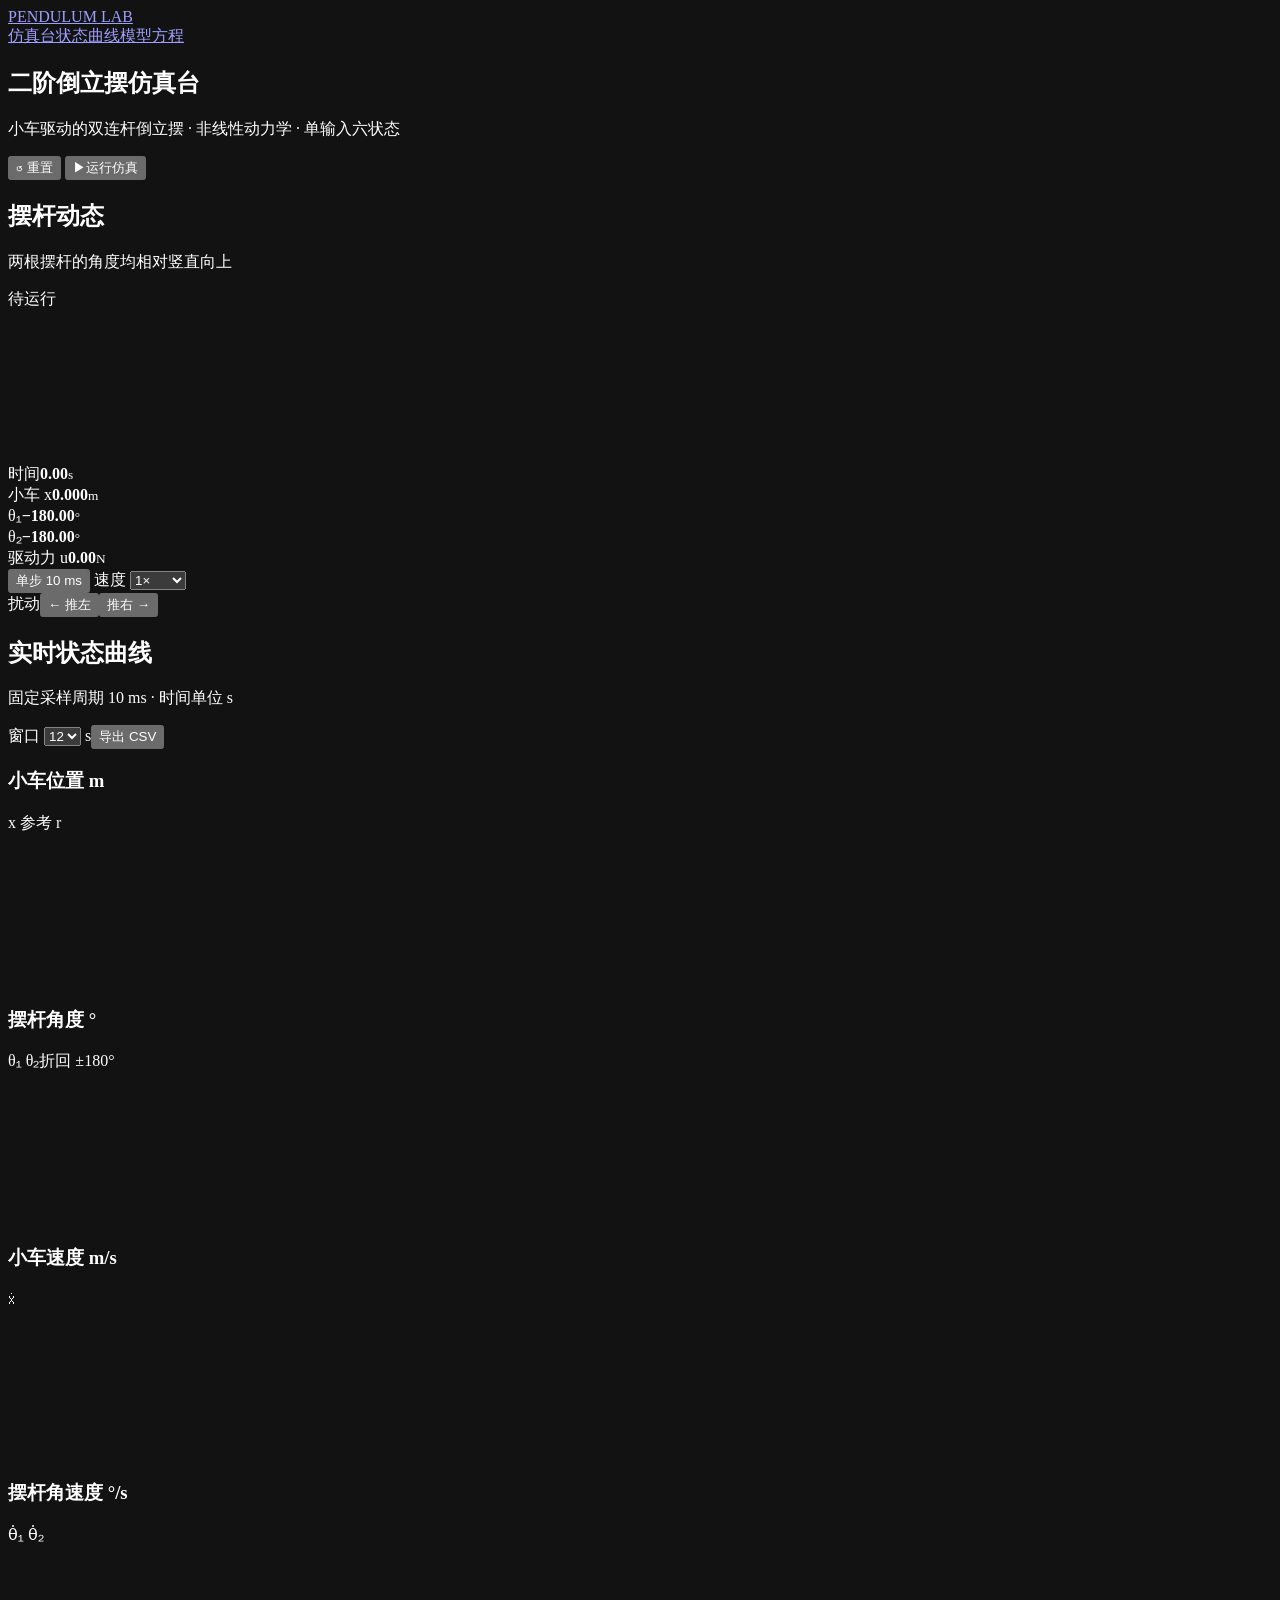
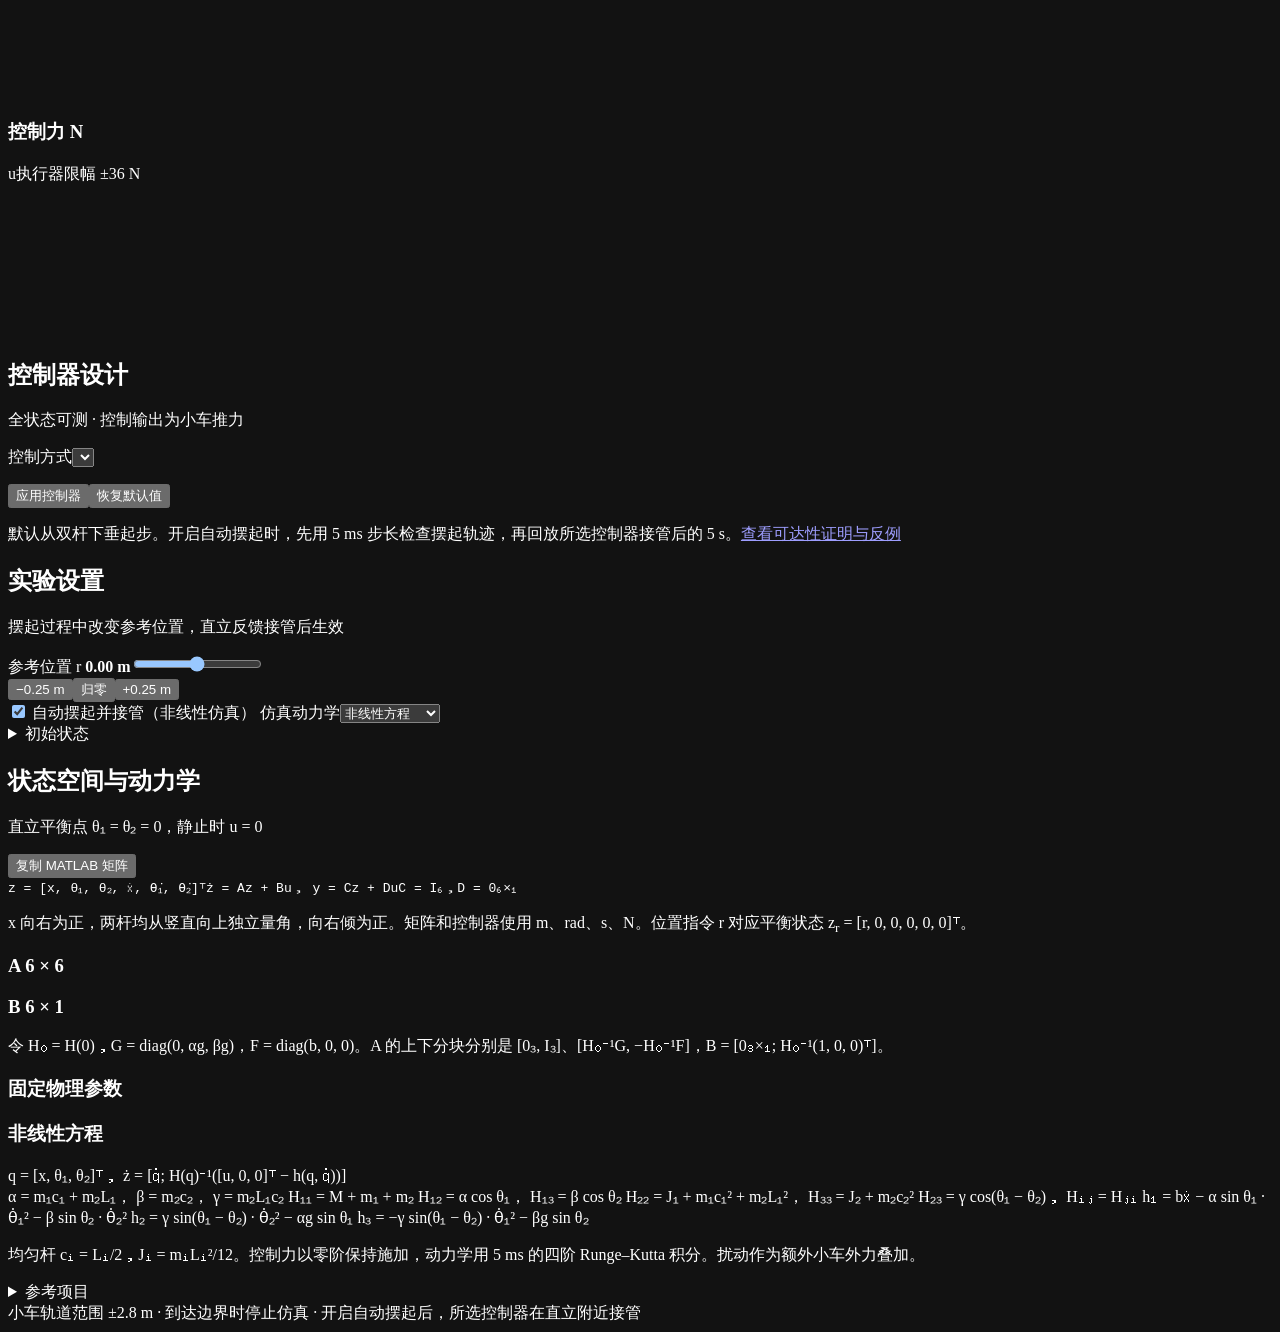
<file: work/pendulum/index.html>
<!doctype html>
<html lang="zh-CN">
<head>
  <meta charset="utf-8">
  <meta name="viewport" content="width=device-width,initial-scale=1">
  <meta name="color-scheme" content="dark">
  <title>二阶倒立摆仿真台</title>
  <!-- STYLE -->
</head>
<body>
  <header class="topbar">
    <div class="wrap topbar-inner">
      <a class="brand" href="#top" aria-label="返回顶部">
        <span class="brand-mark" aria-hidden="true"><i></i><i></i></span>
        <span>PENDULUM LAB</span>
      </a>
      <nav aria-label="页面导航"><a href="#simulation">仿真台</a><a href="#signals">状态曲线</a><a href="#equations">模型方程</a></nav>
    </div>
  </header>
  <main id="top" class="wrap">
    <section class="heading" aria-labelledby="title">
      <div>
        <h1 id="title">二阶倒立摆仿真台</h1>
        <p>小车驱动的双连杆倒立摆 · 非线性动力学 · 单输入六状态</p>
      </div>
      <div class="heading-actions">
        <button id="reset" type="button" class="button"><span aria-hidden="true">↺</span> 重置</button>
        <button id="play" type="button" class="button primary"><span id="play-icon" aria-hidden="true">▶</span><span id="play-label">运行仿真</span></button>
      </div>
    </section>
    <div class="layout" id="simulation">
      <div class="main-column">
        <section class="panel" aria-labelledby="scene-title">
          <div class="panel-head">
            <div><h2 id="scene-title">摆杆动态</h2><p>两根摆杆的角度均相对竖直向上</p></div>
            <span class="run-badge" id="status" data-mode="paused" role="status">待运行</span>
          </div>
          <div class="scene-area"><canvas id="scene" aria-label="小车、轨道和两级摆杆的实时位置" role="img"></canvas></div>
          <div class="readout" aria-label="实时数值">
            <div><span>时间</span><strong id="time-value">0.00</strong><small>s</small></div>
            <div><span>小车 x</span><strong id="x-value">0.000</strong><small>m</small></div>
            <div><span><i class="dot teal"></i> θ₁</span><strong id="t1-value">−180.00</strong><small>°</small></div>
            <div><span><i class="dot amber"></i> θ₂</span><strong id="t2-value">−180.00</strong><small>°</small></div>
            <div><span>驱动力 u</span><strong id="u-value">0.00</strong><small>N</small></div>
          </div>
          <div class="transport">
            <button class="button compact" type="button" id="single-step">单步 10 ms</button>
            <label>速度 <select id="speed"><option value=".25">0.25×</option><option value=".5">0.5×</option><option value="1" selected>1×</option><option value="2">2×</option><option value="4">4×</option></select></label>
            <div class="push-controls" aria-label="外力扰动">
              <span>扰动</span><button class="button compact" id="push-left" type="button" title="施加 −8 N 外力，持续 0.12 秒">← 推左</button><button class="button compact" id="push-right" type="button" title="施加 +8 N 外力，持续 0.12 秒">推右 →</button>
            </div>
          </div>
        </section>

        <section class="panel signals" id="signals" aria-labelledby="signals-title">
          <div class="panel-head"><div><h2 id="signals-title">实时状态曲线</h2><p>固定采样周期 10 ms · 时间单位 s</p></div><div class="chart-controls"><label>窗口 <select id="chart-window"><option>6</option><option selected>12</option><option>24</option><option>60</option></select> s</label><button class="button compact" id="export" type="button">导出 CSV</button></div></div>
          <div class="plots">
            <article><h3>小车位置 <span>m</span></h3><div class="legend"><span><i class="dot blue"></i> x</span><span><i class="dash"></i> 参考 r</span></div><canvas id="chart-position" role="img" aria-label="小车位置和参考位置实时曲线"></canvas></article>
            <article><h3>摆杆角度 <span>°</span></h3><div class="legend"><span><i class="dot teal"></i> θ₁</span><span><i class="dot amber"></i> θ₂</span><span title="导出的 CSV 保留连续转角">折回 ±180°</span></div><canvas id="chart-angles" role="img" aria-label="两根摆杆折回至正负一百八十度的实时角度曲线"></canvas></article>
            <article><h3>小车速度 <span>m/s</span></h3><div class="legend"><span><i class="dot blue"></i> ẋ</span></div><canvas id="chart-velocity" role="img" aria-label="小车速度实时曲线"></canvas></article>
            <article><h3>摆杆角速度 <span>°/s</span></h3><div class="legend"><span><i class="dot teal"></i> θ̇₁</span><span><i class="dot amber"></i> θ̇₂</span></div><canvas id="chart-angularVelocity" role="img" aria-label="两根摆杆的角速度实时曲线"></canvas></article>
            <article class="wide-chart"><h3>控制力 <span>N</span></h3><div class="legend"><span><i class="dot pink"></i> u</span><span>执行器限幅 ±36 N</span></div><canvas id="chart-force" role="img" aria-label="小车执行器控制力实时曲线"></canvas></article>
          </div>
        </section>
      </div>
      <aside class="side-column" aria-label="仿真配置">
        <section class="panel settings" aria-labelledby="controller-title">
          <div class="panel-head"><div><h2 id="controller-title">控制器设计</h2><p>全状态可测 · 控制输出为小车推力</p></div></div>
          <div class="settings-content">
            <label class="field"><span>控制方式</span><select id="controller"></select></label>
            <p id="controller-description" class="method-description"></p>
            <div id="controller-fields" class="field-stack"></div>
            <div id="custom-fields" hidden>
              <label class="field"><span>控制力 u（N）</span><textarea id="custom-u" rows="3" spellcheck="false" autocapitalize="off" autocomplete="off" aria-describedby="custom-help"></textarea></label>
              <p id="custom-help" class="helper">变量 x, th1, th2, v, w1, w2, r, ex = x − r, t, dt。th1、th2 为折回到 ±π 的弧度值。支持四则运算、幂 ^、sin、cos、tanh、clamp(值, 下限, 上限)、if(条件, 真值, 假值)。</p>
              <details class="custom-states"><summary>动态控制器状态 s1、s2、s3</summary>
                <p class="helper">每个状态初始为 0，每个采样周期按 s ← s + dt·ds/dt 更新。例如填 ds1/dt = ex，再在 u 中加入 −Ki·s1，把 Ki 替换为数值即可得到位置积分项。</p>
                <div class="field-stack"><label class="field"><span>ds1/dt</span><input id="custom-ds1" type="text" value="0" spellcheck="false"></label><label class="field"><span>ds2/dt</span><input id="custom-ds2" type="text" value="0" spellcheck="false"></label><label class="field"><span>ds3/dt</span><input id="custom-ds3" type="text" value="0" spellcheck="false"></label></div>
              </details>
            </div>
            <div class="apply-row"><button id="apply-controller" class="button primary" type="button">应用控制器</button><button id="controller-defaults" class="button" type="button">恢复默认值</button></div>
            <output id="controller-result" class="controller-result" aria-live="polite"></output>
            <p class="helper">默认从双杆下垂起步。开启自动摆起时，先用 5 ms 步长检查摆起轨迹，再回放所选控制器接管后的 5 s。<a href="#global-proof">查看可达性证明与反例</a></p>
          </div>
        </section>
        <section class="panel settings" aria-labelledby="test-title">
          <div class="panel-head"><div><h2 id="test-title">实验设置</h2><p>摆起过程中改变参考位置，直立反馈接管后生效</p></div></div>
          <div class="settings-content">
            <label class="field"><span>参考位置 r <b id="reference-value">0.00 m</b></span><input id="reference" type="range" min="-1.2" max="1.2" step="0.01" value="0"></label>
            <div class="presets" aria-label="参考位置快捷设置"><button type="button" class="button compact" data-ref="-0.25">−0.25 m</button><button type="button" class="button compact" data-ref="0">归零</button><button type="button" class="button compact" data-ref="0.25">+0.25 m</button></div>
            <label class="helper"><input id="auto-swing" type="checkbox" checked> 自动摆起并接管（非线性仿真）</label>
            <label class="field"><span>仿真动力学</span><select id="dynamics-type"><option value="nonlinear">非线性方程</option><option value="linear">直立点线性化</option></select></label>
            <details class="initial-details"><summary>初始状态</summary>
              <div id="initial-fields" class="initial-fields">
                <label class="field"><span>x₀ (m)</span><input type="number" step="0.01" value="0" data-initial="0"></label>
                <label class="field"><span>θ₁₀ (°)</span><input type="number" step="0.1" value="-180" data-initial="1"></label>
                <label class="field"><span>θ₂₀ (°)</span><input type="number" step="0.1" value="-180" data-initial="2"></label>
                <label class="field"><span>ẋ₀ (m/s)</span><input type="number" step="0.01" value="0" data-initial="3"></label>
                <label class="field"><span>θ̇₁₀ (°/s)</span><input type="number" step="0.1" value="0" data-initial="4"></label>
                <label class="field"><span>θ̇₂₀ (°/s)</span><input type="number" step="0.1" value="0" data-initial="5"></label>
              </div>
              <div class="apply-row"><button id="apply-initial" class="button compact" type="button">应用并重置</button><button id="initial-downward" class="button compact" type="button">双杆下垂</button><button id="initial-upright" class="button compact" type="button">直立小偏角</button></div>
              <output id="initial-error" class="helper error" aria-live="polite"></output>
            </details>
          </div>
        </section>
      </aside>
    </div>

    <section id="equations" class="panel model" aria-labelledby="model-title">
      <div class="panel-head"><div><h2 id="model-title">状态空间与动力学</h2><p>直立平衡点 θ₁ = θ₂ = 0，静止时 u = 0</p></div><button id="copy-matrices" class="button compact" type="button">复制 MATLAB 矩阵</button></div>
      <div class="model-body">
        <div class="math-summary"><code>z = [x, θ₁, θ₂, ẋ, θ̇₁, θ̇₂]ᵀ</code><code>ż = Az + Bu， y = Cz + Du</code><code>C = I₆，D = 0₆×₁</code></div>
        <p class="helper">x 向右为正，两杆均从竖直向上独立量角，向右倾为正。矩阵和控制器使用 m、rad、s、N。位置指令 r 对应平衡状态 z<sub>r</sub> = [r, 0, 0, 0, 0, 0]ᵀ。</p>
        <div class="matrices"><div class="matrix-block"><h3>A <span>6 × 6</span></h3><div id="matrix-a"></div></div><div class="matrix-block"><h3>B <span>6 × 1</span></h3><div id="matrix-b"></div></div></div>
        <p class="helper">令 H₀ = H(0)，G = diag(0, αg, βg)，F = diag(b, 0, 0)。A 的上下分块分别是 [0₃, I₃]、[H₀⁻¹G, −H₀⁻¹F]，B = [0₃×₁; H₀⁻¹(1, 0, 0)ᵀ]。</p>
        <output id="copy-status" class="helper" aria-live="polite"></output>
        <div class="model-lower">
          <div><h3>固定物理参数</h3><dl id="plant-params" class="params"></dl></div>
          <div class="nonlinear"><h3>非线性方程</h3>
            <div class="equation">q = [x, θ₁, θ₂]ᵀ， ż = [q̇; H(q)⁻¹([u, 0, 0]ᵀ − h(q, q̇))]</div>
            <div class="equation">
              <span>α = m₁c₁ + m₂L₁， β = m₂c₂， γ = m₂L₁c₂</span>
              <span>H₁₁ = M + m₁ + m₂</span>
              <span>H₁₂ = α cos θ₁， H₁₃ = β cos θ₂</span>
              <span>H₂₂ = J₁ + m₁c₁² + m₂L₁²， H₃₃ = J₂ + m₂c₂²</span>
              <span>H₂₃ = γ cos(θ₁ − θ₂)， Hᵢⱼ = Hⱼᵢ</span>
              <span>h₁ = bẋ − α sin θ₁ · θ̇₁² − β sin θ₂ · θ̇₂²</span>
              <span>h₂ = γ sin(θ₁ − θ₂) · θ̇₂² − αg sin θ₁</span>
              <span>h₃ = −γ sin(θ₁ − θ₂) · θ̇₁² − βg sin θ₂</span>
            </div>
            <p class="helper">均匀杆 cᵢ = Lᵢ/2，Jᵢ = mᵢLᵢ²/12。控制力以零阶保持施加，动力学用 5 ms 的四阶 Runge–Kutta 积分。扰动作为额外小车外力叠加。</p>
          </div>
        </div>
        <details class="reference-details"><summary>参考项目</summary><p class="helper">参考了小车双倒立摆的建模与控制器分类，页面数值取自上表固定参数并独立计算。</p><ul><li><a href="https://github.com/seedatnabeel/Inverted-Pendulum-Control" target="_blank" rel="noopener">Inverted-Pendulum-Control · 极点配置、LQR 与观测器</a></li><li><a href="https://github.com/PhillippGery/DIPC_Control_Design" target="_blank" rel="noopener">DIPC Control Design · 非线性建模与 MPC</a></li></ul></details>
      </div>
    </section>
    <!-- GLOBAL PROOF -->
    <footer>小车轨道范围 ±2.8 m <span>·</span> 到达边界时停止仿真 <span>·</span> 开启自动摆起后，所选控制器在直立附近接管</footer>
  </main>
  <!-- SCRIPTS -->
</body>
</html>
</file>
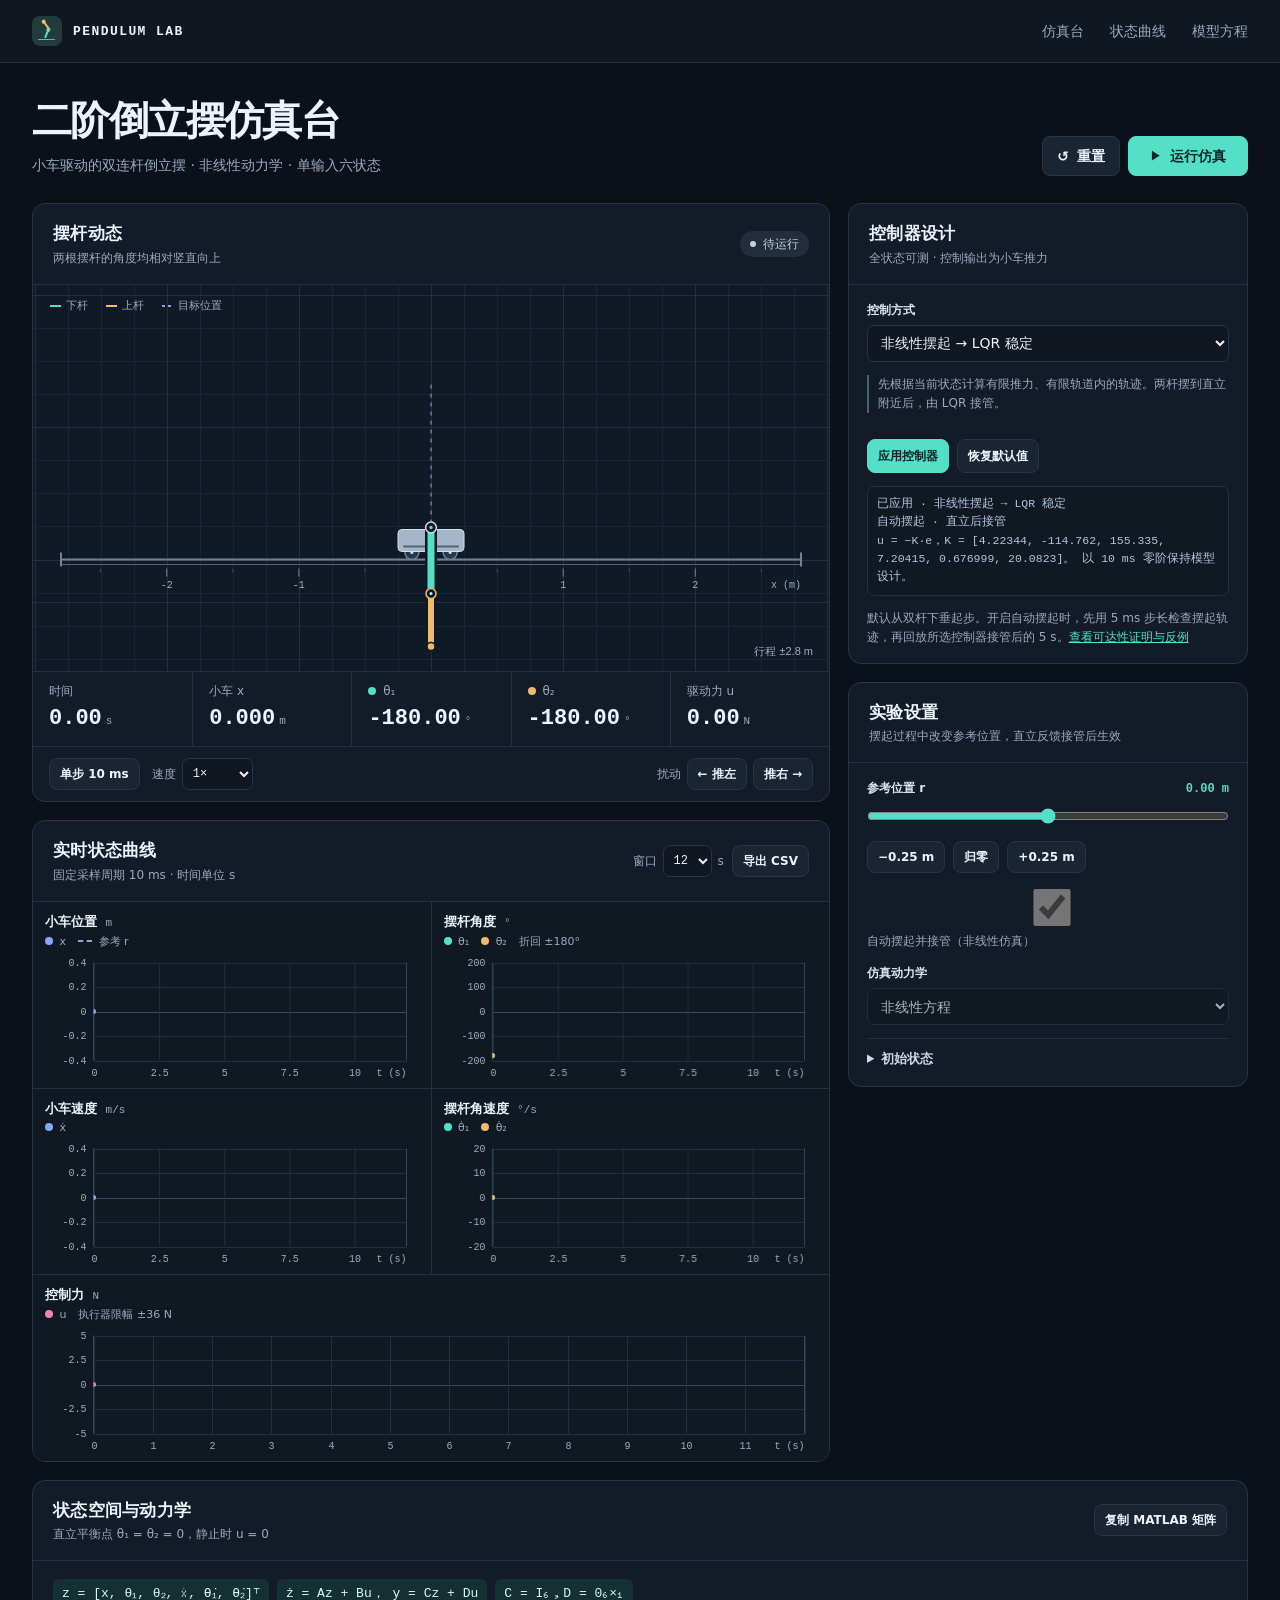
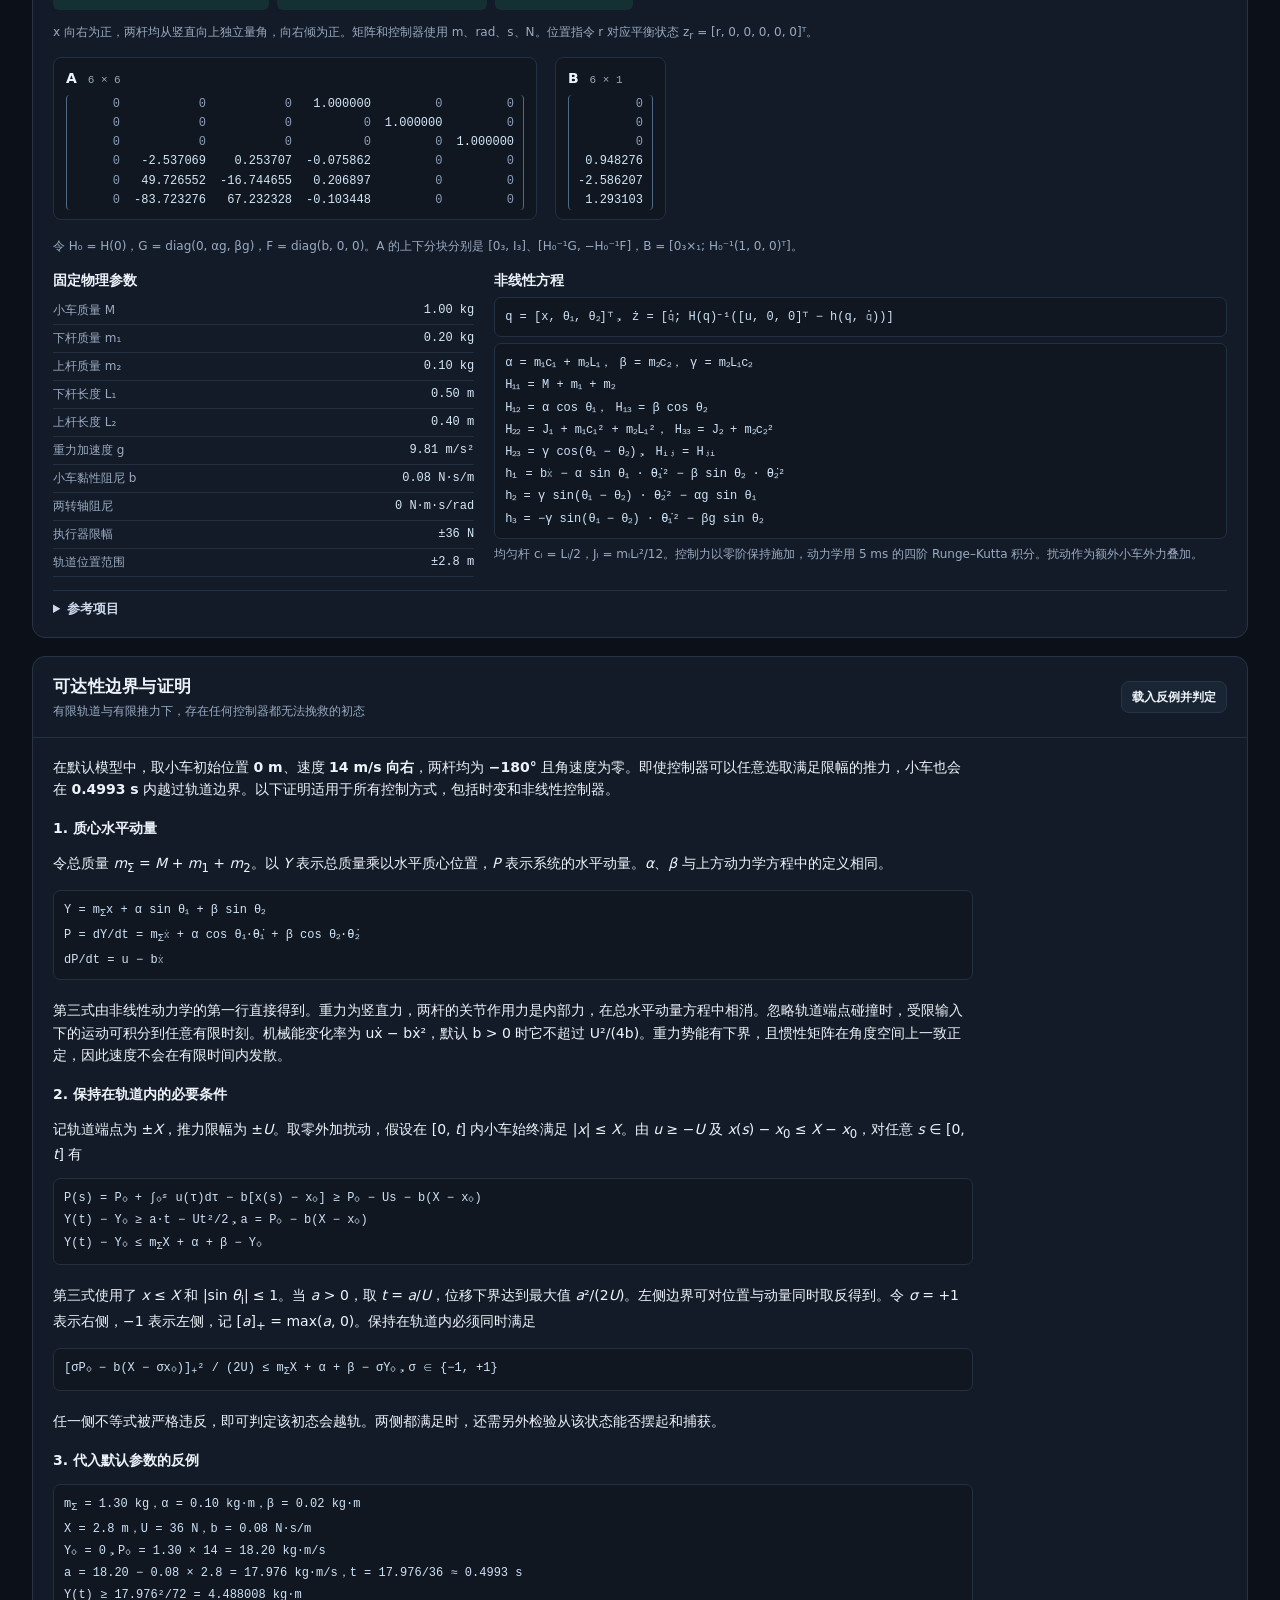
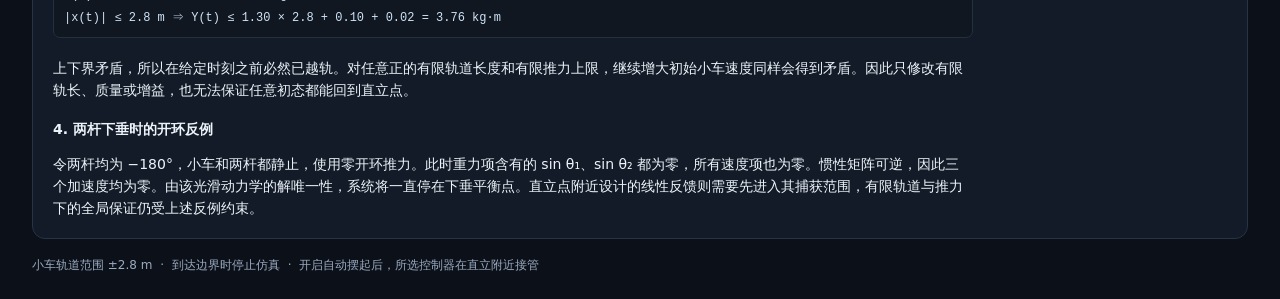
<file: double-inverted-pendulum.html>
<!doctype html>
<html lang="zh-CN">
<head>
  <meta charset="utf-8">
  <meta name="viewport" content="width=device-width,initial-scale=1">
  <meta name="color-scheme" content="dark">
  <title>二阶倒立摆仿真台</title>
  <style>
:root {
  color-scheme: dark;
  --bg: #0c1119;
  --panel: #121b27;
  --field: #101721;
  --stroke: #263447;
  --line: #223042;
  --text: #edf3fa;
  --muted: #9aaac1;
  --teal: #54dfc8;
  --amber: #f2b86d;
  --blue: #82aafc;
  --pink: #f184ad;
  --error: #ff9ca6;
  --sans: Inter, "Microsoft YaHei UI", "PingFang SC", system-ui, sans-serif;
  --mono: "IBM Plex Mono", "Cascadia Mono", Consolas, monospace;
}
* { box-sizing: border-box; }
html { scroll-behavior: smooth; scroll-padding-top: 72px; }
body { margin: 0; background: var(--bg); color: var(--text); font: 14px/1.58 var(--sans); }
button, input, select, textarea { font: inherit; }
button, a, select, input[type=range], summary { -webkit-tap-highlight-color: transparent; }
button, select, summary { cursor: pointer; }
a { color: var(--teal); }
button:focus-visible, input:focus-visible, select:focus-visible, textarea:focus-visible, a:focus-visible, summary:focus-visible { outline: 2px solid var(--teal); outline-offset: 3px; }
::selection { background: #397d78; color: white; }
[hidden] { display: none !important; }
.wrap { width: min(1340px, calc(100% - 64px)); margin-inline: auto; }
.topbar { border-bottom: 1px solid var(--line); background: #101721; }
.topbar-inner { display: flex; align-items: center; min-height: 62px; gap: 42px; }
.brand { display: flex; align-items: center; gap: 11px; text-decoration: none; font: 700 13px var(--mono); letter-spacing: .11em; color: var(--text); white-space: nowrap; }
.brand-mark { position: relative; width: 30px; height: 30px; border-radius: 8px; background: #213c3c; color: var(--teal); }
.brand-mark::before { content: ""; width: 17px; height: 1.5px; position: absolute; left: 6px; bottom: 6px; background: #76a9a1; }
.brand-mark i { position: absolute; width: 2px; height: 10px; bottom: 8px; left: 12px; background: var(--teal); transform: rotate(22deg); transform-origin: bottom; border-radius: 2px; }
.brand-mark i + i { bottom: 17px; left: 16px; transform: rotate(-36deg); background: var(--amber); }
.brand-mark i::after { position: absolute; content: ""; width: 4px; height: 4px; border-radius: 50%; top: -1px; left: -1px; background: inherit; }
nav { display: flex; align-items: center; gap: 26px; margin-left: auto; }
nav a { text-decoration: none; color: var(--muted); font-weight: 550; white-space: nowrap; }
nav a:hover { color: var(--teal); }
.heading { display: flex; justify-content: space-between; align-items: end; gap: 24px; padding-block: 33px 27px; }
h1, h2, h3, p { margin: 0; }
h1 { font-size: clamp(25px, 3.15vw, 44px); line-height: 1.24; letter-spacing: -.04em; font-weight: 800; }
.heading p { margin-top: 8px; color: var(--muted); font-size: 14px; }
.heading-actions, .apply-row, .chart-controls, .presets { display: flex; align-items: center; gap: 8px; flex-wrap: wrap; }
.heading-actions { flex-shrink: 0; }
.button { display: inline-flex; justify-content: center; align-items: center; gap: 8px; min-height: 40px; padding: 7px 14px; border: 1px solid var(--stroke); border-radius: 8px; color: var(--text); background: #1a2534; font-weight: 650; line-height: 1.35; white-space: nowrap; transition: background .15s, border-color .15s; }
.button:hover { border-color: #576d86; background: #25354a; }
.button.primary { background: var(--teal); border-color: var(--teal); color: #0b2727; }
.button.primary:hover { background: #82eddc; border-color: #82eddc; }
.button.compact { min-height: 32px; padding: 5px 10px; font-size: 12px; }
.button:disabled { opacity: .42; cursor: default; }
#play { min-width: 120px; }
#play-icon { font: 12px var(--mono); }
.layout { display: grid; grid-template-columns: minmax(0, 1fr) minmax(330px, 400px); gap: 18px; align-items: start; }
.main-column, .side-column { display: grid; gap: 18px; min-width: 0; }
.panel { border: 1px solid var(--stroke); border-radius: 13px; background: var(--panel); overflow: hidden; min-width: 0; }
.panel-head { display: flex; justify-content: space-between; align-items: center; gap: 12px; padding: 16px 20px; }
.panel-head h2 { font-size: 17px; font-weight: 750; letter-spacing: .015em; }
.panel-head p { color: var(--muted); font-size: 12px; margin-top: 2px; }
.run-badge { display: inline-flex; align-items: center; gap: 7px; border-radius: 999px; background: #222e3e; color: #c3d0e2; padding: 4px 10px; font-size: 12px; white-space: nowrap; }
.run-badge::before { content: ""; width: 6px; height: 6px; border-radius: 50%; background: currentColor; }
.run-badge[data-mode=running] { color: var(--teal); background: #193735; }
.run-badge[data-mode=error] { color: var(--error); background: #422632; }
.scene-area { height: clamp(310px, 32vw, 388px); border-block: 1px solid var(--line); background: #101a26; }
canvas { display: block; width: 100%; height: 100%; }
.readout { display: grid; grid-template-columns: repeat(5, minmax(0, 1fr)); border-bottom: 1px solid var(--line); }
.readout > div { padding: 10px 10px 9px 16px; min-width: 0; }
.readout > div + div { border-left: 1px solid var(--line); }
.readout span { display: block; color: var(--muted); font-size: 12px; white-space: nowrap; }
.readout strong { font: 650 clamp(15px, 2vw, 22px)/1.65 var(--mono); font-variant-numeric: tabular-nums; }
.readout small { color: var(--muted); margin-left: 4px; font: 11px var(--mono); }
.dot, .dash { display: inline-block; width: 8px; height: 8px; border-radius: 50%; margin-right: 3px; }
.dot.teal { background: var(--teal); }.dot.amber { background: var(--amber); }.dot.blue { background: var(--blue); }.dot.pink { background: var(--pink); }
.dash { border-top: 2px dashed #92a2e0; border-radius: 0; width: 14px; height: 5px; }
.transport { display: flex; align-items: center; gap: 12px; flex-wrap: wrap; padding: 11px 16px; }
.transport label, .chart-controls label { display: inline-flex; align-items: center; gap: 6px; color: var(--muted); font-size: 12px; white-space: nowrap; }
.transport select, .chart-controls select { min-height: 32px; width: auto; font-family: var(--mono); padding: 3px 6px; }
.push-controls { margin-left: auto; display: flex; align-items: center; gap: 6px; }
.push-controls > span { color: var(--muted); font-size: 12px; }
.settings .panel-head { border-bottom: 1px solid var(--line); }
.settings-content { display: grid; gap: 13px; padding: 16px 18px; min-width: 0; }
.field-stack, #custom-fields { display: grid; gap: 10px; }
.field { display: grid; gap: 5px; min-width: 0; color: #dce6f3; }
.field > span { font-size: 12px; font-weight: 650; display: flex; gap: 8px; justify-content: space-between; align-items: baseline; }
.field b { color: var(--teal); font-family: var(--mono); }
select, input:not([type=range]), textarea { min-width: 0; width: 100%; min-height: 37px; background: var(--field); color: var(--text); border: 1px solid var(--stroke); padding: 7px 9px; border-radius: 7px; }
input:not([type=range]), textarea { font: 12px/1.55 var(--mono); }
textarea { resize: vertical; }
input[type=range] { width: 100%; accent-color: var(--teal); margin: 4px 0; }
.method-description, .helper { color: var(--muted); font-size: 12px; }
.method-description { border-left: 2px solid #3b666b; padding-left: 9px; }
.apply-row .button { font-size: 12px; min-height: 34px; padding-inline: 10px; }
.controller-result { color: #b1c6df; background: #101821; border: 1px solid var(--line); padding: 8px 9px; border-radius: 7px; font: 11.5px/1.6 var(--mono); overflow-wrap: anywhere; white-space: pre-wrap; }
.controller-result[data-tone=error], .error { color: var(--error); }
.controller-result[data-tone=pending] { color: var(--amber); }
output:empty { display: none; }
details > summary { font-size: 13px; font-weight: 650; color: #ccd9ec; }
details[open] > summary { margin-bottom: 8px; }
.custom-states, .initial-details { border-top: 1px solid var(--line); padding-top: 10px; }
.custom-states .field-stack, .initial-details .apply-row { margin-top: 9px; }
.initial-fields { display: grid; grid-template-columns: repeat(2, minmax(0, 1fr)); gap: 8px; }
.plots { display: grid; grid-template-columns: repeat(2, minmax(0, 1fr)); gap: 1px; background: var(--line); border-top: 1px solid var(--line); }
.plots article { padding: 10px 12px 4px; background: #101821; min-width: 0; }
.plots h3 { font-size: 13px; }
.plots h3 span { margin-left: 4px; color: var(--muted); font: 11px var(--mono); }
.plots .legend { display: flex; gap: 12px; min-height: 19px; color: var(--muted); font-size: 11px; }
.plots canvas { height: 132px; }
.wide-chart { grid-column: 1 / -1; }
.model { margin-top: 18px; }
.model .panel-head { border-bottom: 1px solid var(--line); }
.model-body { display: grid; gap: 13px; padding: 18px 20px; min-width: 0; }
#global-proof .model-body { max-width: 960px; }
#global-proof .model-body p { margin: 0; }
#global-proof .model-body h3 { margin: 4px 0 0; font-size: 14px; }
.math-summary { display: flex; flex-wrap: wrap; gap: 8px; }
.math-summary code { color: #d7f8f3; background: #143032; padding: 5px 9px; border-radius: 6px; font: 13px/1.55 var(--mono); }
.matrices { display: flex; gap: 18px; align-items: flex-start; overflow-x: auto; padding-bottom: 4px; }
.matrix-block { background: var(--field); border: 1px solid var(--line); padding: 9px 12px; border-radius: 8px; flex: 0 0 auto; }
.matrix-block h3, .model-lower h3 { font-size: 14px; margin-bottom: 6px; }
.matrix-block h3 span { color: var(--muted); font: 11px var(--mono); margin-left: 6px; }
.matrix-block table { color: #d3e8f9; font: 12px/1.6 var(--mono); border-inline: 1px solid #516b87; border-radius: 4px; border-spacing: 4px 0; font-variant-numeric: tabular-nums; }
.matrix-block td { text-align: right; padding: 0 5px; min-width: 54px; }
.matrix-block td.zero { color: #8b9fb9; }
.model-lower { display: grid; grid-template-columns: minmax(230px, .73fr) minmax(0, 1.27fr); gap: 20px; }
.params { display: grid; grid-template-columns: minmax(0, 1fr) auto; align-items: center; margin: 0; }
.params dt, .params dd { padding: 4px 0; border-bottom: 1px solid var(--line); margin: 0; font-size: 12px; }
.params dt { color: var(--muted); }
.params dd { color: #d8e9fa; font-family: var(--mono); text-align: right; }
.equation { font: 12px/1.85 var(--mono); overflow-wrap: anywhere; color: #cfe3f7; background: #101721; border: 1px solid var(--line); padding: 8px 10px; border-radius: 7px; margin-bottom: 6px; }
.equation span { display: block; }
.reference-details { border-top: 1px solid var(--line); padding-top: 8px; }
.reference-details ul { margin: 4px 0; padding-left: 18px; font-size: 12px; }
footer { padding: 17px 0 25px; color: var(--muted); font-size: 12px; }
footer span { margin-inline: 4px; }
@media (max-width: 1040px) {
  .wrap { width: calc(100% - 36px); }
  .layout { grid-template-columns: minmax(0, 1fr) 330px; gap: 12px; }
  .main-column, .side-column { gap: 12px; }
  .readout > div { padding-left: 8px; }
}
@media (max-width: 830px) {
  .layout { display: flex; flex-direction: column; }
  .main-column, .side-column { display: contents; }
  .layout > * > .panel { width: 100%; }
  .layout .settings { order: 1; }
  .layout .signals { order: 2; }
  .model-lower { grid-template-columns: 1fr; gap: 15px; }
  .readout > div { padding-left: 13px; }
}
@media (max-width: 550px) {
  .wrap { width: calc(100% - 22px); }
  .topbar-inner { min-height: 52px; gap: 12px; justify-content: space-between; }
  .brand { gap: 6px; font-size: 11px; letter-spacing: .04em; }
  .brand-mark { transform: scale(.88); }
  nav { gap: 9px; font-size: 11px; }
  .heading { display: grid; gap: 12px; padding-block: 21px 17px; }
  .heading p { font-size: 12px; }
  .heading-actions .button { min-height: 35px; }
  .panel-head, .model-body { padding-inline: 12px; }
  .panel-head p { font-size: 11px; }
  .scene-area { height: 278px; }
  .readout > div { padding: 7px 3px 6px 7px; }
  .readout strong { font-size: 13px; }
  .readout small { margin-left: 1px; font-size: 9px; }
  .readout span { font-size: 10px; }
  .transport { padding: 8px; gap: 6px; }
  .push-controls { margin-left: 0; gap: 4px; }
  .push-controls > span { display: none; }
  .plots article { padding-inline: 6px; }
  .plots .legend { gap: 4px; font-size: 10px; }
  .chart-controls { gap: 4px; }
  .chart-controls .button { padding-inline: 6px; }
}
@media (prefers-reduced-motion: reduce) { html { scroll-behavior: auto; }.button { transition: none; } }

</style>
</head>
<body>
  <header class="topbar">
    <div class="wrap topbar-inner">
      <a class="brand" href="#top" aria-label="返回顶部">
        <span class="brand-mark" aria-hidden="true"><i></i><i></i></span>
        <span>PENDULUM LAB</span>
      </a>
      <nav aria-label="页面导航"><a href="#simulation">仿真台</a><a href="#signals">状态曲线</a><a href="#equations">模型方程</a></nav>
    </div>
  </header>
  <main id="top" class="wrap">
    <section class="heading" aria-labelledby="title">
      <div>
        <h1 id="title">二阶倒立摆仿真台</h1>
        <p>小车驱动的双连杆倒立摆 · 非线性动力学 · 单输入六状态</p>
      </div>
      <div class="heading-actions">
        <button id="reset" type="button" class="button"><span aria-hidden="true">↺</span> 重置</button>
        <button id="play" type="button" class="button primary"><span id="play-icon" aria-hidden="true">▶</span><span id="play-label">运行仿真</span></button>
      </div>
    </section>
    <div class="layout" id="simulation">
      <div class="main-column">
        <section class="panel" aria-labelledby="scene-title">
          <div class="panel-head">
            <div><h2 id="scene-title">摆杆动态</h2><p>两根摆杆的角度均相对竖直向上</p></div>
            <span class="run-badge" id="status" data-mode="paused" role="status">待运行</span>
          </div>
          <div class="scene-area"><canvas id="scene" aria-label="小车、轨道和两级摆杆的实时位置" role="img"></canvas></div>
          <div class="readout" aria-label="实时数值">
            <div><span>时间</span><strong id="time-value">0.00</strong><small>s</small></div>
            <div><span>小车 x</span><strong id="x-value">0.000</strong><small>m</small></div>
            <div><span><i class="dot teal"></i> θ₁</span><strong id="t1-value">−180.00</strong><small>°</small></div>
            <div><span><i class="dot amber"></i> θ₂</span><strong id="t2-value">−180.00</strong><small>°</small></div>
            <div><span>驱动力 u</span><strong id="u-value">0.00</strong><small>N</small></div>
          </div>
          <div class="transport">
            <button class="button compact" type="button" id="single-step">单步 10 ms</button>
            <label>速度 <select id="speed"><option value=".25">0.25×</option><option value=".5">0.5×</option><option value="1" selected>1×</option><option value="2">2×</option><option value="4">4×</option></select></label>
            <div class="push-controls" aria-label="外力扰动">
              <span>扰动</span><button class="button compact" id="push-left" type="button" title="施加 −8 N 外力，持续 0.12 秒">← 推左</button><button class="button compact" id="push-right" type="button" title="施加 +8 N 外力，持续 0.12 秒">推右 →</button>
            </div>
          </div>
        </section>

        <section class="panel signals" id="signals" aria-labelledby="signals-title">
          <div class="panel-head"><div><h2 id="signals-title">实时状态曲线</h2><p>固定采样周期 10 ms · 时间单位 s</p></div><div class="chart-controls"><label>窗口 <select id="chart-window"><option>6</option><option selected>12</option><option>24</option><option>60</option></select> s</label><button class="button compact" id="export" type="button">导出 CSV</button></div></div>
          <div class="plots">
            <article><h3>小车位置 <span>m</span></h3><div class="legend"><span><i class="dot blue"></i> x</span><span><i class="dash"></i> 参考 r</span></div><canvas id="chart-position" role="img" aria-label="小车位置和参考位置实时曲线"></canvas></article>
            <article><h3>摆杆角度 <span>°</span></h3><div class="legend"><span><i class="dot teal"></i> θ₁</span><span><i class="dot amber"></i> θ₂</span><span title="导出的 CSV 保留连续转角">折回 ±180°</span></div><canvas id="chart-angles" role="img" aria-label="两根摆杆折回至正负一百八十度的实时角度曲线"></canvas></article>
            <article><h3>小车速度 <span>m/s</span></h3><div class="legend"><span><i class="dot blue"></i> ẋ</span></div><canvas id="chart-velocity" role="img" aria-label="小车速度实时曲线"></canvas></article>
            <article><h3>摆杆角速度 <span>°/s</span></h3><div class="legend"><span><i class="dot teal"></i> θ̇₁</span><span><i class="dot amber"></i> θ̇₂</span></div><canvas id="chart-angularVelocity" role="img" aria-label="两根摆杆的角速度实时曲线"></canvas></article>
            <article class="wide-chart"><h3>控制力 <span>N</span></h3><div class="legend"><span><i class="dot pink"></i> u</span><span>执行器限幅 ±36 N</span></div><canvas id="chart-force" role="img" aria-label="小车执行器控制力实时曲线"></canvas></article>
          </div>
        </section>
      </div>
      <aside class="side-column" aria-label="仿真配置">
        <section class="panel settings" aria-labelledby="controller-title">
          <div class="panel-head"><div><h2 id="controller-title">控制器设计</h2><p>全状态可测 · 控制输出为小车推力</p></div></div>
          <div class="settings-content">
            <label class="field"><span>控制方式</span><select id="controller"></select></label>
            <p id="controller-description" class="method-description"></p>
            <div id="controller-fields" class="field-stack"></div>
            <div id="custom-fields" hidden>
              <label class="field"><span>控制力 u（N）</span><textarea id="custom-u" rows="3" spellcheck="false" autocapitalize="off" autocomplete="off" aria-describedby="custom-help"></textarea></label>
              <p id="custom-help" class="helper">变量 x, th1, th2, v, w1, w2, r, ex = x − r, t, dt。th1、th2 为折回到 ±π 的弧度值。支持四则运算、幂 ^、sin、cos、tanh、clamp(值, 下限, 上限)、if(条件, 真值, 假值)。</p>
              <details class="custom-states"><summary>动态控制器状态 s1、s2、s3</summary>
                <p class="helper">每个状态初始为 0，每个采样周期按 s ← s + dt·ds/dt 更新。例如填 ds1/dt = ex，再在 u 中加入 −Ki·s1，把 Ki 替换为数值即可得到位置积分项。</p>
                <div class="field-stack"><label class="field"><span>ds1/dt</span><input id="custom-ds1" type="text" value="0" spellcheck="false"></label><label class="field"><span>ds2/dt</span><input id="custom-ds2" type="text" value="0" spellcheck="false"></label><label class="field"><span>ds3/dt</span><input id="custom-ds3" type="text" value="0" spellcheck="false"></label></div>
              </details>
            </div>
            <div class="apply-row"><button id="apply-controller" class="button primary" type="button">应用控制器</button><button id="controller-defaults" class="button" type="button">恢复默认值</button></div>
            <output id="controller-result" class="controller-result" aria-live="polite"></output>
            <p class="helper">默认从双杆下垂起步。开启自动摆起时，先用 5 ms 步长检查摆起轨迹，再回放所选控制器接管后的 5 s。<a href="#global-proof">查看可达性证明与反例</a></p>
          </div>
        </section>
        <section class="panel settings" aria-labelledby="test-title">
          <div class="panel-head"><div><h2 id="test-title">实验设置</h2><p>摆起过程中改变参考位置，直立反馈接管后生效</p></div></div>
          <div class="settings-content">
            <label class="field"><span>参考位置 r <b id="reference-value">0.00 m</b></span><input id="reference" type="range" min="-1.2" max="1.2" step="0.01" value="0"></label>
            <div class="presets" aria-label="参考位置快捷设置"><button type="button" class="button compact" data-ref="-0.25">−0.25 m</button><button type="button" class="button compact" data-ref="0">归零</button><button type="button" class="button compact" data-ref="0.25">+0.25 m</button></div>
            <label class="helper"><input id="auto-swing" type="checkbox" checked> 自动摆起并接管（非线性仿真）</label>
            <label class="field"><span>仿真动力学</span><select id="dynamics-type"><option value="nonlinear">非线性方程</option><option value="linear">直立点线性化</option></select></label>
            <details class="initial-details"><summary>初始状态</summary>
              <div id="initial-fields" class="initial-fields">
                <label class="field"><span>x₀ (m)</span><input type="number" step="0.01" value="0" data-initial="0"></label>
                <label class="field"><span>θ₁₀ (°)</span><input type="number" step="0.1" value="-180" data-initial="1"></label>
                <label class="field"><span>θ₂₀ (°)</span><input type="number" step="0.1" value="-180" data-initial="2"></label>
                <label class="field"><span>ẋ₀ (m/s)</span><input type="number" step="0.01" value="0" data-initial="3"></label>
                <label class="field"><span>θ̇₁₀ (°/s)</span><input type="number" step="0.1" value="0" data-initial="4"></label>
                <label class="field"><span>θ̇₂₀ (°/s)</span><input type="number" step="0.1" value="0" data-initial="5"></label>
              </div>
              <div class="apply-row"><button id="apply-initial" class="button compact" type="button">应用并重置</button><button id="initial-downward" class="button compact" type="button">双杆下垂</button><button id="initial-upright" class="button compact" type="button">直立小偏角</button></div>
              <output id="initial-error" class="helper error" aria-live="polite"></output>
            </details>
          </div>
        </section>
      </aside>
    </div>

    <section id="equations" class="panel model" aria-labelledby="model-title">
      <div class="panel-head"><div><h2 id="model-title">状态空间与动力学</h2><p>直立平衡点 θ₁ = θ₂ = 0，静止时 u = 0</p></div><button id="copy-matrices" class="button compact" type="button">复制 MATLAB 矩阵</button></div>
      <div class="model-body">
        <div class="math-summary"><code>z = [x, θ₁, θ₂, ẋ, θ̇₁, θ̇₂]ᵀ</code><code>ż = Az + Bu， y = Cz + Du</code><code>C = I₆，D = 0₆×₁</code></div>
        <p class="helper">x 向右为正，两杆均从竖直向上独立量角，向右倾为正。矩阵和控制器使用 m、rad、s、N。位置指令 r 对应平衡状态 z<sub>r</sub> = [r, 0, 0, 0, 0, 0]ᵀ。</p>
        <div class="matrices"><div class="matrix-block"><h3>A <span>6 × 6</span></h3><div id="matrix-a"></div></div><div class="matrix-block"><h3>B <span>6 × 1</span></h3><div id="matrix-b"></div></div></div>
        <p class="helper">令 H₀ = H(0)，G = diag(0, αg, βg)，F = diag(b, 0, 0)。A 的上下分块分别是 [0₃, I₃]、[H₀⁻¹G, −H₀⁻¹F]，B = [0₃×₁; H₀⁻¹(1, 0, 0)ᵀ]。</p>
        <output id="copy-status" class="helper" aria-live="polite"></output>
        <div class="model-lower">
          <div><h3>固定物理参数</h3><dl id="plant-params" class="params"></dl></div>
          <div class="nonlinear"><h3>非线性方程</h3>
            <div class="equation">q = [x, θ₁, θ₂]ᵀ， ż = [q̇; H(q)⁻¹([u, 0, 0]ᵀ − h(q, q̇))]</div>
            <div class="equation">
              <span>α = m₁c₁ + m₂L₁， β = m₂c₂， γ = m₂L₁c₂</span>
              <span>H₁₁ = M + m₁ + m₂</span>
              <span>H₁₂ = α cos θ₁， H₁₃ = β cos θ₂</span>
              <span>H₂₂ = J₁ + m₁c₁² + m₂L₁²， H₃₃ = J₂ + m₂c₂²</span>
              <span>H₂₃ = γ cos(θ₁ − θ₂)， Hᵢⱼ = Hⱼᵢ</span>
              <span>h₁ = bẋ − α sin θ₁ · θ̇₁² − β sin θ₂ · θ̇₂²</span>
              <span>h₂ = γ sin(θ₁ − θ₂) · θ̇₂² − αg sin θ₁</span>
              <span>h₃ = −γ sin(θ₁ − θ₂) · θ̇₁² − βg sin θ₂</span>
            </div>
            <p class="helper">均匀杆 cᵢ = Lᵢ/2，Jᵢ = mᵢLᵢ²/12。控制力以零阶保持施加，动力学用 5 ms 的四阶 Runge–Kutta 积分。扰动作为额外小车外力叠加。</p>
          </div>
        </div>
        <details class="reference-details"><summary>参考项目</summary><p class="helper">参考了小车双倒立摆的建模与控制器分类，页面数值取自上表固定参数并独立计算。</p><ul><li><a href="https://github.com/seedatnabeel/Inverted-Pendulum-Control" target="_blank" rel="noopener">Inverted-Pendulum-Control · 极点配置、LQR 与观测器</a></li><li><a href="https://github.com/PhillippGery/DIPC_Control_Design" target="_blank" rel="noopener">DIPC Control Design · 非线性建模与 MPC</a></li></ul></details>
      </div>
    </section>
        <section id="global-proof" class="panel model" aria-labelledby="global-proof-title">
      <div class="panel-head">
        <div><h2 id="global-proof-title">可达性边界与证明</h2><p>有限轨道与有限推力下，存在任何控制器都无法挽救的初态</p></div>
        <button id="proof-example" class="button compact" type="button">载入反例并判定</button>
      </div>
      <div class="model-body">
        <p>在默认模型中，取小车初始位置 <strong>0 m</strong>、速度 <strong>14 m/s 向右</strong>，两杆均为 <strong>−180°</strong> 且角速度为零。即使控制器可以任意选取满足限幅的推力，小车也会在 <strong>0.4993 s</strong> 内越过轨道边界。以下证明适用于所有控制方式，包括时变和非线性控制器。</p>
        <h3>1. 质心水平动量</h3>
        <p>令总质量 <var>m</var><sub>Σ</sub> = <var>M</var> + <var>m</var><sub>1</sub> + <var>m</var><sub>2</sub>。以 <var>Y</var> 表示总质量乘以水平质心位置，<var>P</var> 表示系统的水平动量。<var>α</var>、<var>β</var> 与上方动力学方程中的定义相同。</p>
        <div class="equation">
          <span>Y = m<sub>Σ</sub>x + α sin θ₁ + β sin θ₂</span>
          <span>P = dY/dt = m<sub>Σ</sub>ẋ + α cos θ₁·θ̇₁ + β cos θ₂·θ̇₂</span>
          <span>dP/dt = u − bẋ</span>
        </div>
        <p>第三式由非线性动力学的第一行直接得到。重力为竖直力，两杆的关节作用力是内部力，在总水平动量方程中相消。忽略轨道端点碰撞时，受限输入下的运动可积分到任意有限时刻。机械能变化率为 uẋ − bẋ²，默认 b &gt; 0 时它不超过 U²/(4b)。重力势能有下界，且惯性矩阵在角度空间上一致正定，因此速度不会在有限时间内发散。</p>
        <h3>2. 保持在轨道内的必要条件</h3>
        <p>记轨道端点为 ±<var>X</var>，推力限幅为 ±<var>U</var>。取零外加扰动，假设在 [0, <var>t</var>] 内小车始终满足 |<var>x</var>| ≤ <var>X</var>。由 <var>u</var> ≥ −<var>U</var> 及 <var>x</var>(<var>s</var>) − <var>x</var><sub>0</sub> ≤ <var>X</var> − <var>x</var><sub>0</sub>，对任意 <var>s</var> ∈ [0, <var>t</var>] 有</p>
        <div class="equation">
          <span>P(s) = P₀ + ∫₀ˢ u(τ)dτ − b[x(s) − x₀] ≥ P₀ − Us − b(X − x₀)</span>
          <span>Y(t) − Y₀ ≥ a·t − Ut²/2，a = P₀ − b(X − x₀)</span>
          <span>Y(t) − Y₀ ≤ m<sub>Σ</sub>X + α + β − Y₀</span>
        </div>
        <p>第三式使用了 <var>x</var> ≤ <var>X</var> 和 |sin <var>θ</var><sub>i</sub>| ≤ 1。当 <var>a</var> &gt; 0，取 <var>t</var> = <var>a</var>/<var>U</var>，位移下界达到最大值 <var>a</var>²/(2<var>U</var>)。左侧边界可对位置与动量同时取反得到。令 <var>σ</var> = +1 表示右侧，−1 表示左侧，记 [<var>a</var>]<sub>+</sub> = max(<var>a</var>, 0)。保持在轨道内必须同时满足</p>
        <div class="equation">
          <span>[σP₀ − b(X − σx₀)]<sub>+</sub>² / (2U) ≤ m<sub>Σ</sub>X + α + β − σY₀，σ ∈ {−1, +1}</span>
        </div>
        <p>任一侧不等式被严格违反，即可判定该初态会越轨。两侧都满足时，还需另外检验从该状态能否摆起和捕获。</p>
        <h3>3. 代入默认参数的反例</h3>
        <div class="equation">
          <span>m<sub>Σ</sub> = 1.30 kg，α = 0.10 kg·m，β = 0.02 kg·m</span>
          <span>X = 2.8 m，U = 36 N，b = 0.08 N·s/m</span>
          <span>Y₀ = 0，P₀ = 1.30 × 14 = 18.20 kg·m/s</span>
          <span>a = 18.20 − 0.08 × 2.8 = 17.976 kg·m/s，t = 17.976/36 ≈ 0.4993 s</span>
          <span>Y(t) ≥ 17.976²/72 = 4.488008 kg·m</span>
          <span>|x(t)| ≤ 2.8 m ⇒ Y(t) ≤ 1.30 × 2.8 + 0.10 + 0.02 = 3.76 kg·m</span>
        </div>
        <p>上下界矛盾，所以在给定时刻之前必然已越轨。对任意正的有限轨道长度和有限推力上限，继续增大初始小车速度同样会得到矛盾。因此只修改有限轨长、质量或增益，也无法保证任意初态都能回到直立点。</p>
        <h3>4. 两杆下垂时的开环反例</h3>
        <p>令两杆均为 −180°，小车和两杆都静止，使用零开环推力。此时重力项含有的 sin θ₁、sin θ₂ 都为零，所有速度项也为零。惯性矩阵可逆，因此三个加速度均为零。由该光滑动力学的解唯一性，系统将一直停在下垂平衡点。直立点附近设计的线性反馈则需要先进入其捕获范围，有限轨道与推力下的全局保证仍受上述反例约束。</p>
      </div>
    </section>

    <footer>小车轨道范围 ±2.8 m <span>·</span> 到达边界时停止仿真 <span>·</span> 开启自动摆起后，所选控制器在直立附近接管</footer>
  </main>
  <script>
const Plant = (() => {
  const params = Object.freeze({
    M: 1.0,
    m1: 0.20,
    m2: 0.10,
    L1: 0.50,
    L2: 0.40,
    g: 9.81,
    b: 0.08,
    forceLimit: 36,
    railLimit: 2.8,
  });

  const { M, m1, m2, L1, L2, g, b } = params;
  const totalMass = M + m1 + m2;
  const p1 = m1 * L1 / 2 + m2 * L1;
  const p2 = m2 * L2 / 2;
  const j1 = m1 * L1 ** 2 / 3 + m2 * L1 ** 2;
  const j2 = m2 * L2 ** 2 / 3;
  const coupling = m2 * L1 * L2 / 2;
  const constants = Object.freeze({ totalMass, p1, p2, j1, j2, coupling });
  const initialState = Object.freeze([0, 0.05, -0.035, 0, 0, 0]);

  function mass(q) {
    const [, theta1, theta2] = q;
    const cross1 = p1 * Math.cos(theta1);
    const cross2 = p2 * Math.cos(theta2);
    const crossLinks = coupling * Math.cos(theta1 - theta2);
    return [
      [totalMass, cross1, cross2],
      [cross1, j1, crossLinks],
      [cross2, crossLinks, j2],
    ];
  }

  function solveMass(matrix, right) {
    // The inertia matrix is symmetric positive definite at every configuration.
    const [[h00, h01, h02], [, h11, h12], [, , h22]] = matrix;
    const factor1 = h01 / h00;
    const factor2 = h02 / h00;
    const pivot1 = h11 - factor1 * h01;
    const cross = h12 - factor1 * h02;
    const factor21 = cross / pivot1;
    const pivot2 = h22 - factor2 * h02 - factor21 * cross;
    const right1 = right[1] - factor1 * right[0];
    const right2 = right[2] - factor2 * right[0] - factor21 * right1;
    const acceleration2 = right2 / pivot2;
    const acceleration1 = (right1 - cross * acceleration2) / pivot1;
    const acceleration0 = (right[0] - h01 * acceleration1 - h02 * acceleration2) / h00;
    return [acceleration0, acceleration1, acceleration2];
  }

  function dynamics(state, force) {
    const [, theta1, theta2, v, omega1, omega2] = state;
    const moment1 = p1 * Math.sin(theta1);
    const moment2 = p2 * Math.sin(theta2);
    const cross = coupling * Math.sin(theta1 - theta2);
    const acceleration = solveMass(mass(state), [
      force - b * v + moment1 * omega1 ** 2 + moment2 * omega2 ** 2,
      g * moment1 - cross * omega2 ** 2,
      g * moment2 + cross * omega1 ** 2,
    ]);
    return [v, omega1, omega2, ...acceleration];
  }

  function step(state, force, dt) {
    const k1 = dynamics(state, force);
    const k2 = dynamics(state.map((value, i) => value + dt * k1[i] / 2), force);
    const k3 = dynamics(state.map((value, i) => value + dt * k2[i] / 2), force);
    const k4 = dynamics(state.map((value, i) => value + dt * k3[i]), force);
    return state.map((value, i) => value + dt * (k1[i] + 2 * k2[i] + 2 * k3[i] + k4[i]) / 6);
  }

  const uprightMass = mass([0, 0, 0]);
  const forceColumn = solveMass(uprightMass, [1, 0, 0]);
  const gravityColumn1 = solveMass(uprightMass, [0, g * p1, 0]);
  const gravityColumn2 = solveMass(uprightMass, [0, 0, g * p2]);
  const A = Object.freeze([
    [0, 0, 0, 1, 0, 0],
    [0, 0, 0, 0, 1, 0],
    [0, 0, 0, 0, 0, 1],
    ...forceColumn.map((entry, i) => [0, gravityColumn1[i], gravityColumn2[i], -b * entry, 0, 0]),
  ].map(row => Object.freeze(row)));
  const B = Object.freeze([0, 0, 0, ...forceColumn]);

  return Object.freeze({ params, constants, initialState, mass, dynamics, step, A, B });
})();


const Control = (() => {
  const period = 0.01;
  const defaultQ = "20 150 150 8 2 2";
  const defaultR = "0.8";
  const qField = { key: "q", label: "Q 对角线（6 项）", value: defaultQ, hint: "按 x, θ₁, θ₂, v, ω₁, ω₂ 排列" };
  const rField = { key: "r", label: "R（推力惩罚）", value: defaultR };
  const integralLimit = { key: "integralLimit", label: "积分限幅（m·s）", value: "2" };

  const definitions = [
    {
      id: "lqr",
      name: "LQR · 最优反馈",
      description: "使用全部 6 个状态。增大某项 Q 会加重对应偏差的代价，增大 R 会加重推力的代价。",
      fields: [qField, rField],
    },
    {
      id: "pole",
      name: "极点配置",
      description: "用 Ackermann 公式按 6 个指定的连续极点计算反馈增益。",
      fields: [
        { key: "poles", label: "闭环极点（6 个实数，s⁻¹）", value: "-1.8 -2.4 -3.4 -4.8 -6.5 -8", hint: "全部为负数，允许重复根" },
      ],
    },
    {
      id: "lqi",
      name: "LQI · 带积分的 LQR",
      description: "把小车位置误差的积分作为第七个状态，适合抑制恒定扰动造成的稳态位置偏差。",
      fields: [
        qField,
        { key: "qi", label: "积分权重 Qᵢ", value: "6" },
        rField,
        integralLimit,
      ],
    },
    {
      id: "pid",
      name: "PID + 双摆角 PD",
      description: "位置 PID 与两路摆角 PD 并联，三路反馈相加形成小车推力。",
      fields: [
        { key: "position", label: "位置 Kp、Ki、Kd（3 项）", value: "7.9794 2.3079 9.8673" },
        { key: "angles", label: "摆角 Kp₁、Kd₁、Kp₂、Kd₂（4 项）", value: "-113.9422 2.2118 164.5176 21.5020" },
        integralLimit,
      ],
    },
    {
      id: "mpc",
      name: "MPC · 约束预测控制",
      description: "用线性模型预测未来，在推力约束内优化整段控制量，每次只执行第一步。",
      fields: [
        qField,
        rField,
        { key: "horizon", label: "预测步数（每步 10 ms）", value: "28", hint: "5–60 的整数，末端代价取离散 Riccati 解" },
        { key: "bound", label: "MPC 稳摆推力上限（N）", value: "30", hint: "摆起阶段使用执行器限幅" },
      ],
    },
    {
      id: "observer",
      name: "观测器 + LQR",
      description: "只读取小车位置和两杆角度，用线性观测器估计速度，再计算状态反馈。",
      fields: [
        qField,
        rField,
        { key: "rate", label: "估计误差衰减速率（s⁻¹）", value: "55" },
      ],
    },
    {
      id: "sliding",
      name: "SMC · 滑模控制",
      description: "在直立线性模型上设计滑模面，用饱和函数平滑切换项，以减轻抖振。",
      fields: [
        { key: "poles", label: "滑模面极点（5 个实数，s⁻¹）", value: "-1.8 -2.4 -3.4 -4.8 -6.5" },
        { key: "reach", label: "线性趋近速率（s⁻¹）", value: "8" },
        { key: "switch", label: "切换项幅值（N）", value: "2" },
        { key: "width", label: "边界层宽度（N·s）", value: "0.35" },
      ],
    },
    {
      id: "gain",
      name: "手填状态反馈 K",
      description: "直接输入六个反馈增益。全部用同一负反馈符号，允许增益为负。",
      fields: [
        { key: "gain", label: "K（6 项）", value: "4.2234 -114.7620 155.3348 7.2042 0.6770 20.0823", hint: "按 x, θ₁, θ₂, v, ω₁, ω₂ 排列" },
      ],
    },
    {
      id: "open",
      name: "开环 · 信号发生器",
      description: "生成常量或正弦推力。开启自动摆起时，信号叠加在 LQR 稳摆推力上。关闭后可观察纯开环响应。",
      fields: [
        { key: "bias", label: "直流推力（N）", value: "0" },
        { key: "amplitude", label: "正弦幅值（N）", value: "0" },
        { key: "frequency", label: "频率（Hz）", value: "1" },
      ],
    },
  ];

  const zeros = (rows, columns) => Array.from({ length: rows }, () => Array(columns).fill(0));
  const identity = size => zeros(size, size).map((row, i) => row.map((_, j) => Number(i === j)));
  const dot = (left, right) => left.reduce((sum, value, i) => sum + value * right[i], 0);
  const transpose = matrix => matrix[0].map((_, j) => matrix.map(row => row[j]));
  const scale = (matrix, scalar) => matrix.map(row => row.map(value => value * scalar));
  const multiply = (left, right) => {
    const columns = transpose(right);
    return left.map(row => columns.map(column => dot(row, column)));
  };

  function vector(source, size, label) {
    const entries = String(source ?? "").trim().split(/[\s,，;；]+/);
    const numbers = entries.map(value => value === "" ? NaN : Number(value));
    if (numbers.length !== size || !numbers.every(Number.isFinite)) {
      throw new Error(label + "需要 " + size + " 个有限数值");
    }
    return numbers;
  }

  function scalar(source, label, min, max) {
    const [number] = vector(source, 1, label);
    if (number < min || number > max) {
      throw new Error(label + "的范围是 " + min + " 至 " + max);
    }
    return number;
  }

  const errorState = (z, ref) => [z[0] - ref, ...z.slice(1)];
  const format = number => Math.abs(number) < 5e-7 ? "0" : Number(number.toPrecision(6)).toString();
  const formatVector = values => "[" + values.map(format).join(", ") + "]";
  const clamp = (value, limit) => Math.max(-limit, Math.min(limit, value));
  const diagonal = weights => weights.map((weight, i) => weights.map((_, j) => i === j ? weight : 0));

  // Zero-order hold via the convergent exponential series at a 10 ms sample period.
  function discretize(A, B, dt = period) {
    let termA = identity(A.length);
    let termB = scale(B, dt);
    const Ad = identity(A.length);
    const Bd = termB.map(row => row.slice());
    for (let order = 1; order <= 24; order += 1) {
      termA = scale(multiply(termA, A), dt / order);
      termB = scale(multiply(A, termB), dt / (order + 1));
      for (let i = 0; i < A.length; i += 1) {
        for (let j = 0; j < A.length; j += 1) Ad[i][j] += termA[i][j];
        for (let j = 0; j < B[0].length; j += 1) Bd[i][j] += termB[i][j];
      }
    }
    return { A: Ad, B: Bd };
  }

  function plantDiscrete(integral = false) {
    const A = Plant.A.map(row => row.slice());
    const B = Plant.B.map(value => [value]);
    if (integral) {
      A.forEach(row => row.push(0));
      A.push([1, 0, 0, 0, 0, 0, 0]);
      B.push([0]);
    }
    const plant = discretize(A, B);
    return { A: plant.A, B: plant.B.map(row => row[0]) };
  }

  function weights(values) {
    const Q = vector(values.q, 6, "Q 对角线");
    if (Q.some(value => value < 0 || value > 1e7) || Q.every(value => value === 0)) {
      throw new Error("Q 对角线各项须在 0 至 10⁷ 范围内，至少一项大于 0");
    }
    return { Q, R: scalar(values.r, "R", 0.0001, 1e7) };
  }

  function solveLqr({ A, B }, Q, R) {
    const AT = transpose(A);
    let P = diagonal(Q);
    for (let iteration = 0; iteration < 12000; iteration += 1) {
      const PB = P.map(row => dot(row, B));
      const AT_PB = AT.map(row => dot(row, PB));
      const divisor = R + dot(B, PB);
      const AT_PA = multiply(multiply(AT, P), A);
      let delta = 0;
      let magnitude = 1;
      const next = AT_PA.map((row, i) => row.map((value, j) => {
        const updated = (value + AT_PA[j][i]) / 2 - AT_PB[i] * AT_PB[j] / divisor + (i === j ? Q[i] : 0);
        delta = Math.max(delta, Math.abs(updated - P[i][j]));
        magnitude = Math.max(magnitude, Math.abs(updated));
        return updated;
      }));
      if (!Number.isFinite(magnitude)) break;
      P = next;
      if (delta <= 1e-10 * magnitude) {
        const finalPB = P.map(row => dot(row, B));
        const denominator = R + dot(B, finalPB);
        return { P, K: AT.map(row => dot(row, finalPB) / denominator) };
      }
    }
    throw new Error("Riccati 方程未收敛，请把 Q 或 R 调回更温和的范围");
  }

  function linearFeedback(K, detail = "") {
    return {
      run: ({ z, ref }) => -dot(K, errorState(z, ref)),
      detail: "u = −K·e，K = " + formatVector(K) + (detail ? "。 " + detail : ""),
    };
  }

  function solveLinear(matrix, right) {
    const n = matrix.length;
    const augmented = matrix.map((row, i) => [...row, right[i]]);
    for (let column = 0; column < n; column += 1) {
      let pivot = column;
      for (let row = column + 1; row < n; row += 1) {
        if (Math.abs(augmented[row][column]) > Math.abs(augmented[pivot][column])) pivot = row;
      }
      if (Math.abs(augmented[pivot][column]) < 1e-12) throw new Error("可控矩阵奇异，无法配置极点");
      [augmented[column], augmented[pivot]] = [augmented[pivot], augmented[column]];
      for (let row = column + 1; row < n; row += 1) {
        const factor = augmented[row][column] / augmented[column][column];
        for (let j = column; j <= n; j += 1) augmented[row][j] -= factor * augmented[column][j];
      }
    }
    const solution = Array(n).fill(0);
    for (let i = n - 1; i >= 0; i -= 1) {
      let residual = augmented[i][n];
      for (let j = i + 1; j < n; j += 1) residual -= augmented[i][j] * solution[j];
      solution[i] = residual / augmented[i][i];
    }
    return solution;
  }

  function controlledPolynomialRow(poles) {
    const { A, B } = Plant;
    const n = A.length;
    const controlColumns = [B];
    let nextColumn = B;
    for (let i = 1; i < n; i += 1) {
      nextColumn = A.map(row => dot(row, nextColumn));
      controlColumns.push(nextColumn);
    }
    const selector = Array(n).fill(0);
    selector[n - 1] = 1;
    let row = solveLinear(controlColumns, selector);
    const AT = transpose(A);
    // eₙᵀ Wc⁻¹ ∏(A − λᵢI).
    for (const pole of poles) row = AT.map((column, i) => dot(row, column) - pole * row[i]);
    return row;
  }

  function stablePoles(source, count) {
    const poles = vector(source, count, "极点");
    if (poles.some(value => value > -0.05 || value < -30)) {
      throw new Error("每个极点须在 −30 至 −0.05 s⁻¹ 范围内");
    }
    return poles;
  }

  function integralFeedback(K, Ki, maxIntegral, detail) {
    let integral = 0;
    return {
      run: ({ z, ref, dt }) => {
        const e = errorState(z, ref);
        const baseline = -dot(K, e);
        const before = baseline - Ki * integral;
        const candidateIntegral = clamp(integral + dt * e[0], maxIntegral);
        const candidate = baseline - Ki * candidateIntegral;
        const limit = Plant.params.forceLimit;
        // If saturated, permit integration only when it unwinds the saturation.
        if (Math.abs(candidate) <= limit || Math.abs(candidate) < Math.abs(before)) integral = candidateIntegral;
        return baseline - Ki * integral;
      },
      reset: () => { integral = 0; },
      detail: detail + " K = " + formatVector(K) + "，Kᵢ = " + format(Ki) + "。推力饱和时抑制积分累积。",
    };
  }

  function cholesky(matrix) {
    const n = matrix.length;
    const lower = zeros(n, n);
    for (let row = 0; row < n; row += 1) {
      for (let column = 0; column <= row; column += 1) {
        let residual = matrix[row][column];
        for (let j = 0; j < column; j += 1) residual -= lower[row][j] * lower[column][j];
        if (row === column && !(residual > 0)) throw new Error("MPC 的代价矩阵不再正定");
        lower[row][column] = row === column ? Math.sqrt(residual) : residual / lower[column][column];
      }
    }
    return lower;
  }

  function solveCholesky(lower, right) {
    const result = right.slice();
    for (let row = 0; row < result.length; row += 1) {
      for (let j = 0; j < row; j += 1) result[row] -= lower[row][j] * result[j];
      result[row] /= lower[row][row];
    }
    for (let row = result.length - 1; row >= 0; row -= 1) {
      for (let j = row + 1; j < result.length; j += 1) result[row] -= lower[j][row] * result[j];
      result[row] /= lower[row][row];
    }
    return result;
  }

  function predictController(horizon, bound, Q, R) {
    const { A, B } = plantDiscrete();
    const { P } = solveLqr({ A, B }, Q, R);
    const n = A.length;
    const H = diagonal(Array(horizon).fill(R));
    const C = zeros(horizon, n);
    const stageQ = diagonal(Q);
    let stateMap = identity(n);
    let inputMap = zeros(n, horizon);

    // Condense the predicted states into e[k] = stateMap * e[0] + inputMap * U.
    for (let k = 1; k <= horizon; k += 1) {
      stateMap = multiply(A, stateMap);
      inputMap = multiply(A, inputMap);
      for (let i = 0; i < n; i += 1) inputMap[i][k - 1] = B[i];
      const weightedInputs = multiply(transpose(inputMap), k === horizon ? P : stageQ);
      const inputCost = multiply(weightedInputs, inputMap);
      const crossCost = multiply(weightedInputs, stateMap);
      for (let i = 0; i < k; i += 1) {
        for (let j = 0; j < k; j += 1) H[i][j] += inputCost[i][j];
        for (let j = 0; j < n; j += 1) C[i][j] += crossCost[i][j];
      }
    }

    const lower = cholesky(H);
    let lastSequence;
    return {
      run: ({ z, ref }) => {
        const e = errorState(z, ref);
        const gradientOffset = C.map(row => dot(row, e));
        const free = solveCholesky(lower, gradientOffset.map(value => -value));
        if (free.every(value => Math.abs(value) <= bound)) {
          lastSequence = free;
          return free[0];
        }
        const U = lastSequence
          ? [...lastSequence.slice(1), lastSequence[horizon - 1]]
          : free.map(value => clamp(value, bound));
        const gradient = H.map((row, i) => dot(row, U) + gradientOffset[i]);
        for (let sweep = 0; sweep < 30; sweep += 1) {
          let largestUpdate = 0;
          for (let i = 0; i < horizon; i += 1) {
            const change = clamp(U[i] - gradient[i] / H[i][i], bound) - U[i];
            U[i] += change;
            largestUpdate = Math.max(largestUpdate, Math.abs(change));
            for (let j = 0; j < horizon; j += 1) gradient[j] += H[j][i] * change;
          }
          if (largestUpdate < 1e-5) break;
        }
        lastSequence = U;
        return U[0];
      },
      reset: () => { lastSequence = undefined; },
      detail: "预测窗 " + format(horizon * period) + " s，约束 |u| ≤ " + format(bound)
        + " N。使用离散 LQR 的末端代价，带约束时迭代求解。",
    };
  }

  function observerFeedback(K, rate) {
    const { A, B } = plantDiscrete();
    const positionFromVelocity = A.slice(0, 3).map(row => row.slice(3));
    const velocityFromVelocity = A.slice(3).map(row => row.slice(3));
    const pole = Math.exp(-rate * period);
    const target = velocityFromVelocity.map((row, i) => row.map((value, j) => value - (i === j ? pole : 0)));
    // Reduced-order observer error advances by Ad_vv − L Ad_qv. Select this as pole*I.
    const measurementMap = transpose(positionFromVelocity);
    const L = target.map(row => solveLinear(measurementMap, row));
    let prediction;
    return {
      run: ({ z, ref, applied }) => {
        const measured = z.slice(0, 3);
        let velocity = [0, 0, 0];
        if (prediction) {
          const correction = Number.isFinite(applied) ? applied - prediction.input : 0;
          const residual = measured.map((value, i) => value - prediction.state[i] - B[i] * correction);
          velocity = L.map((row, i) => prediction.state[i + 3] + B[i + 3] * correction + dot(row, residual));
        }
        const estimate = [...measured, ...velocity];
        const u = -dot(K, errorState(estimate, ref));
        const input = clamp(u, Plant.params.forceLimit);
        prediction = { input, state: A.map((row, i) => dot(row, estimate) + B[i] * input) };
        return u;
      },
      reset: () => { prediction = undefined; },
      detail: "测量 y = [x, θ₁, θ₂]ᵀ，降阶观测器的离散极点均为 " + format(pole)
        + "。使用 u = −K·ê，K = " + formatVector(K) + "。",
    };
  }

  function build(id, input = {}) {
    const definition = definitions.find(candidate => candidate.id === id);
    if (!definition) throw new Error("未知控制器");
    const values = { ...Object.fromEntries(definition.fields.map(field => [field.key, field.value])), ...input };

    switch (id) {
      case "lqr": {
        const { Q, R } = weights(values);
        return linearFeedback(solveLqr(plantDiscrete(), Q, R).K, "以 10 ms 零阶保持模型设计。");
      }
      case "pole": {
        const poles = stablePoles(values.poles, 6);
        return linearFeedback(controlledPolynomialRow(poles), "连续闭环极点 λ = " + formatVector(poles) + " s⁻¹。");
      }
      case "lqi": {
        const { Q, R } = weights(values);
        const integralWeight = scalar(values.qi, "积分权重", 0.0001, 1e7);
        const limit = scalar(values.integralLimit, "积分限幅", 0.001, 100);
        const { K } = solveLqr(plantDiscrete(true), [...Q, integralWeight], R);
        return integralFeedback(K.slice(0, 6), K[6], limit, "u = −K·e − Kᵢ∫(x−xᵣ)dt。");
      }
      case "pid": {
        const [positionP, positionI, positionD] = vector(values.position, 3, "位置 PID");
        const [angle1P, angle1D, angle2P, angle2D] = vector(values.angles, 4, "摆角 PD");
        const limit = scalar(values.integralLimit, "积分限幅", 0.001, 100);
        const K = [positionP, angle1P, angle2P, positionD, angle1D, angle2D];
        return integralFeedback(K, positionI, limit, "位置 PID 与两杆 PD 的总和，u = −K·e − Kᵢ∫(x−xᵣ)dt。");
      }
      case "mpc": {
        const { Q, R } = weights(values);
        const horizon = scalar(values.horizon, "预测步数", 5, 60);
        if (!Number.isInteger(horizon)) throw new Error("预测步数必须为整数");
        const bound = scalar(values.bound, "推力上限", 0.1, Plant.params.forceLimit);
        return predictController(horizon, bound, Q, R);
      }
      case "observer": {
        const { Q, R } = weights(values);
        const rate = scalar(values.rate, "观测器衰减速率", 1, 100);
        return observerFeedback(solveLqr(plantDiscrete(), Q, R).K, rate);
      }
      case "sliding": {
        const surface = controlledPolynomialRow(stablePoles(values.poles, 5));
        const reach = scalar(values.reach, "趋近速率", 0.01, 30);
        const switching = scalar(values.switch, "切换项幅值", 0, Plant.params.forceLimit);
        const width = scalar(values.width, "边界层宽度", 0.001, 30);
        const SA = transpose(Plant.A).map(column => dot(surface, column));
        const SB = dot(surface, Plant.B);
        return {
          run: ({ z, ref }) => {
            const e = errorState(z, ref);
            const s = dot(surface, e);
            return -(dot(SA, e) + reach * s + switching * clamp(s / width, 1)) / SB;
          },
          detail: "s = S·e，S = " + formatVector(surface) + "。"
            + "u = −(S·A·e + k·s + η·sat(s/φ)) / (S·B)。",
        };
      }
      case "gain":
        return linearFeedback(vector(values.gain, 6, "反馈增益"));
      case "open": {
        const bias = scalar(values.bias, "直流推力", -Plant.params.forceLimit, Plant.params.forceLimit);
        const amplitude = scalar(values.amplitude, "正弦幅值", 0, Plant.params.forceLimit);
        const frequency = scalar(values.frequency, "频率", 0, 30);
        return {
          run: ({ t }) => bias + amplitude * Math.sin(2 * Math.PI * frequency * t),
          detail: "u(t) = " + format(bias) + " + " + format(amplitude) + "·sin(2π·" + format(frequency) + "·t) N。",
        };
      }
    }
  }

  return { definitions, build };
})();


const Expression = (() => {
  const variables = new Set(["x", "th1", "th2", "v", "w1", "w2", "r", "ex", "t", "dt", "s1", "s2", "s3"]);
  const constants = new Map([["pi", Math.PI], ["e", Math.E]]);
  const functions = new Map([
    ...["sin", "cos", "tan", "asin", "acos", "atan", "tanh", "abs", "sign", "sqrt", "exp", "log", "floor", "ceil"]
      .map(name => [name, { min: 1, max: 1, fn: Math[name] }]),
    ["atan2", { min: 2, max: 2, fn: Math.atan2 }],
    ["pow", { min: 2, max: 2, fn: Math.pow }],
    ["min", { min: 2, max: 8, fn: Math.min }],
    ["max", { min: 2, max: 8, fn: Math.max }],
    ["clamp", { min: 3, max: 3, fn: (x, lo, hi) => Math.min(hi, Math.max(lo, x)) }],
    ["if", { min: 3, max: 3 }],
  ]);
  const binary = new Map([
    ["||", [1, (a, b) => Number(Boolean(a || b()))]],
    ["&&", [2, (a, b) => Number(Boolean(a && b()))]],
    ["==", [3, (a, b) => Number(a === b())]],
    ["!=", [3, (a, b) => Number(a !== b())]],
    ["<", [4, (a, b) => Number(a < b())]],
    ["<=", [4, (a, b) => Number(a <= b())]],
    [">", [4, (a, b) => Number(a > b())]],
    [">=", [4, (a, b) => Number(a >= b())]],
    ["+", [5, (a, b) => a + b()]],
    ["-", [5, (a, b) => a - b()]],
    ["*", [6, (a, b) => a * b()]],
    ["/", [6, (a, b) => a / b()]],
    ["^", [8, (a, b) => a ** b()]],
    ["**", [8, (a, b) => a ** b()]],
  ]);

  function compile(source) {
    const input = source.trim();
    if (input.length === 0 || input.length > 500) {
      throw new Error("表达式应包含 1 至 500 个字符");
    }
    const tokenizer = /\s+|(?:\d+(?:\.\d*)?|\.\d+)(?:[eE][+-]?\d+)?|[a-zA-Z][a-zA-Z0-9]*|\*\*|<=|>=|==|!=|&&|\|\||[()+\-*/^,<>!]/gy;
    const tokens = [];
    let offset = 0;
    while (offset < input.length) {
      const match = tokenizer.exec(input);
      if (!match) throw new Error("无法识别字符「" + input[offset] + "」");
      if (match[0].trim()) tokens.push(match[0]);
      offset = tokenizer.lastIndex;
    }
    let index = 0;

    function expect(token) {
      if (tokens[index] !== token) throw new Error("此处需要「" + token + "」");
      index += 1;
    }

    function atom() {
      const token = tokens[index++];
      if (token === undefined) throw new Error("表达式未结束");
      if (token === "(") {
        const inner = parse(0);
        expect(")");
        return inner;
      }
      if (token === "+" || token === "-" || token === "!") {
        const operand = parse(7);
        if (token === "-") return env => -operand(env);
        if (token === "!") return env => Number(!operand(env));
        return operand;
      }
      if (/^[0-9.]/.test(token)) {
        const value = Number(token);
        if (!Number.isFinite(value)) throw new Error("数值超出范围");
        return () => value;
      }
      if (constants.has(token)) return () => constants.get(token);
      if (variables.has(token)) return env => env[token];
      const entry = functions.get(token);
      if (!entry) throw new Error("未知变量或函数「" + token + "」");
      expect("(");
      const args = [];
      if (tokens[index] !== ")") {
        args.push(parse(0));
        while (tokens[index] === ",") {
          index += 1;
          args.push(parse(0));
        }
      }
      expect(")");
      if (args.length < entry.min || args.length > entry.max) {
        throw new Error("函数 " + token + " 的参数个数有误");
      }
      if (token === "if") return env => args[0](env) ? args[1](env) : args[2](env);
      return env => entry.fn(...args.map(arg => arg(env)));
    }

    function parse(minPrecedence) {
      let left = atom();
      while (binary.has(tokens[index])) {
        const op = tokens[index];
        const [precedence, evaluate] = binary.get(op);
        if (precedence < minPrecedence) break;
        index += 1;
        const right = parse(precedence + (op === "^" || op === "**" ? 0 : 1));
        const previous = left;
        left = env => evaluate(previous(env), () => right(env));
      }
      return left;
    }

    const evaluate = parse(0);
    if (index < tokens.length) throw new Error("「" + tokens[index] + "」前可能缺少运算符");
    return evaluate;
  }

  function controller(forceSource, stateSources) {
    const force = compile(forceSource);
    const rates = stateSources.map(compile);
    let states = [0, 0, 0];
    return {
      detail: "已编译 u 与三条内部状态微分方程。内部状态会在重置时归零。",
      run({z, ref, t, dt}) {
        const [x, th1, th2, v, w1, w2] = z;
        const [s1, s2, s3] = states;
        const env = {x, th1, th2, v, w1, w2, r: ref, ex: x - ref, t, dt, s1, s2, s3};
        const output = force(env);
        const next = rates.map((rate, i) => states[i] + dt * rate(env));
        if (!Number.isFinite(output) || next.some(value => !Number.isFinite(value) || Math.abs(value) > 1e9)) {
          throw new Error("控制律产生非有限输出，或内部状态超出数值范围");
        }
        states = next;
        return output;
      },
    };
  }

  return Object.freeze({compile, controller});
})();


const Visuals = (() => {
  const palette = Object.freeze({
    background: '#101a26',
    chart: '#101821',
    grid: '#213041',
    gridMinor: '#192635',
    baseline: '#36485e',
    frame: '#34475b',
    text: '#edf4ff',
    muted: '#9daec1',
    teal: '#54dfc8',
    amber: '#f2b86d',
    reference: '#92a2e0',
    blue: '#82aafc',
    cart: '#a5b6ca',
    cartTop: '#d0dfed',
    cartDark: '#52647c',
    wheel: '#29384a',
    rail: '#71839a',
    force: '#f184ad'
  });
  const mono = '"IBM Plex Mono", Consolas, monospace';
  const sans = 'Inter, "Microsoft YaHei UI", "PingFang SC", sans-serif';
  const degrees = 180 / Math.PI;
  const angleDegrees = angle => ((angle * degrees + 180) % 360 + 360) % 360 - 180;
  const plotSpecs = {
    position: { minimum: 0.4, lines: [
      { color: 'blue', value: p => p.z[0] },
      { color: 'reference', dashed: true, value: p => p.ref }
    ] },
    angles: { minimum: 8, lines: [
      { color: 'teal', value: p => angleDegrees(p.z[1]), jump: 180 },
      { color: 'amber', value: p => angleDegrees(p.z[2]), jump: 180 }
    ] },
    velocity: { minimum: 0.25, lines: [
      { color: 'blue', value: p => p.z[3] }
    ] },
    angularVelocity: { minimum: 15, lines: [
      { color: 'teal', value: p => p.z[4] * degrees },
      { color: 'amber', value: p => p.z[5] * degrees }
    ] },
    force: { minimum: 5, lines: [
      { color: 'force', value: p => p.u }
    ] }
  };

  function surface(canvas) {
    if (!canvas) return null;
    const ctx = canvas.getContext('2d');
    if (!ctx) return null;
    return () => {
      const bounds = canvas.getBoundingClientRect();
      if (bounds.width < 2 || bounds.height < 2) return null;
      const ratio = Math.min(globalThis.devicePixelRatio || 1, 3);
      const width = Math.round(bounds.width * ratio);
      const height = Math.round(bounds.height * ratio);
      if (canvas.width !== width) canvas.width = width;
      if (canvas.height !== height) canvas.height = height;
      ctx.setTransform(width / bounds.width, 0, 0, height / bounds.height, 0, 0);
      return { ctx, width: bounds.width, height: bounds.height };
    };
  }

  function segment(ctx, x0, y0, x1, y1, color, width = 1) {
    ctx.strokeStyle = color;
    ctx.lineWidth = width;
    ctx.beginPath();
    ctx.moveTo(x0, y0);
    ctx.lineTo(x1, y1);
    ctx.stroke();
  }

  function dot(ctx, x, y, radius, color, outline) {
    ctx.fillStyle = color;
    ctx.beginPath();
    ctx.arc(x, y, radius, 0, 2 * Math.PI);
    ctx.fill();
    if (outline) {
      ctx.strokeStyle = outline;
      ctx.lineWidth = 1.5;
      ctx.stroke();
    }
  }

  function label(ctx, value, x, y, { color = palette.muted, align = 'left', size = 11, family = mono } = {}) {
    ctx.font = `${size}px ${family}`;
    ctx.fillStyle = color;
    ctx.textAlign = align;
    ctx.textBaseline = 'middle';
    ctx.fillText(value, x, y);
  }

  function rectangle(ctx, x, y, width, height, radius, color, outline) {
    ctx.beginPath();
    ctx.roundRect(x, y, width, height, radius);
    ctx.fillStyle = color;
    ctx.fill();
    if (outline) {
      ctx.strokeStyle = outline;
      ctx.lineWidth = 1;
      ctx.stroke();
    }
  }

  function grid(ctx, width, height, originX, originY, spacing) {
    for (let i = Math.ceil(-originX / spacing); i <= Math.floor((width - originX) / spacing); i++) {
      const x = Math.round(originX + i * spacing) + 0.5;
      segment(ctx, x, 0, x, height, i % 4 === 0 ? palette.grid : palette.gridMinor);
    }
    for (let i = Math.ceil(-originY / spacing); i <= Math.floor((height - originY) / spacing); i++) {
      const y = Math.round(originY + i * spacing) + 0.5;
      segment(ctx, 0, y, width, y, i % 4 === 0 ? palette.grid : palette.gridMinor);
    }
  }

  function drawRod(ctx, from, to, color, width) {
    ctx.lineCap = 'round';
    segment(ctx, from.x, from.y, to.x, to.y, palette.chart, width + 5);
    segment(ctx, from.x, from.y, to.x, to.y, color, width);
    ctx.lineCap = 'butt';
  }

  function drawTrack(ctx, originX, railY, meters, railLimit) {
    const left = originX - railLimit * meters;
    const right = originX + railLimit * meters;
    segment(ctx, left, railY + 5, right, railY + 5, palette.cartDark, 1);
    segment(ctx, left, railY, right, railY, palette.rail, 2);
    for (const x of [left, right]) {
      segment(ctx, x, railY - 7, x, railY + 7, palette.rail, 2);
    }
    for (let tick = Math.ceil(-railLimit * 2); tick <= Math.floor(railLimit * 2); tick++) {
      const x = originX + tick * meters / 2;
      const major = tick % 2 === 0;
      segment(ctx, x, railY + 9, x, railY + (major ? 17 : 13), major ? palette.rail : palette.baseline);
      if (major) label(ctx, String(tick / 2), x, railY + 26, { align: 'center', size: 10 });
    }
    label(ctx, 'x (m)', right, railY + 26, { align: 'right', size: 10 });
  }

  function drawTarget(ctx, x, railY, top) {
    ctx.setLineDash([4, 5]);
    segment(ctx, x, top, x, railY - 5, palette.reference);
    ctx.setLineDash([]);
    ctx.fillStyle = palette.reference;
    ctx.beginPath();
    ctx.moveTo(x, railY - 1);
    ctx.lineTo(x - 5, railY + 7);
    ctx.lineTo(x + 5, railY + 7);
    ctx.closePath();
    ctx.fill();
  }

  function drawCart(ctx, x, railY, width) {
    const wheelRadius = width > 54 ? 7 : 5;
    const wheelY = railY - wheelRadius;
    for (const wheelX of [x - width * 0.29, x + width * 0.29]) {
      dot(ctx, wheelX, wheelY, wheelRadius, palette.wheel, palette.rail);
      dot(ctx, wheelX, wheelY, 1.5, palette.cartTop);
    }
    const height = width > 54 ? 22 : 18;
    const top = wheelY - height - 1;
    rectangle(ctx, x - width / 2, top, width, height, 4, palette.cart, palette.cartTop);
    rectangle(ctx, x - width / 2 + 5, top + height - 6, width - 10, 2, 1, palette.cartDark);
    return { x, y: top - 2 };
  }

  function drawForce(ctx, x, y, u, maxForce, width) {
    if (!Number.isFinite(u) || Math.abs(u) < 0.08) return;
    const sign = Math.sign(u);
    const length = 12 + 62 * Math.min(Math.abs(u) / maxForce, 1);
    const end = Math.max(13, Math.min(width - 13, x + length * sign));
    if ((end - x) * sign < 6) return;
    segment(ctx, x, y, end, y, palette.force, 1.8);
    segment(ctx, end - 5 * sign, y - 4, end, y, palette.force, 1.8);
    segment(ctx, end - 5 * sign, y + 4, end, y, palette.force, 1.8);
  }

  function drawScene(frame, z, ref, u, params) {
    const { ctx, width, height } = frame;
    const originX = width / 2;
    const railY = Math.round(height * 0.71) + 0.5;
    if (width < 100 || height < 100) return;
    const meters = Math.min((width - 56) / (2 * params.railLimit), (height - railY + 10) / (params.L1 + params.L2));
    const x = originX + z[0] * meters;
    const cartWidth = Math.min(66, Math.max(36, meters * 0.53));
    const legendY = height > 200 ? 21 : 15;

    ctx.fillStyle = palette.background;
    ctx.fillRect(0, 0, width, height);
    grid(ctx, width, height, originX, railY, Math.max(15, meters / 4));
    segment(ctx, 0, railY + 43, width, railY + 43, palette.grid);
    drawTrack(ctx, originX, railY, meters, params.railLimit);
    const markerTop = Math.max(legendY + 15, railY - (params.L1 + params.L2) * meters - 56);
    drawTarget(ctx, originX + ref * meters, railY, markerTop);
    const pivot = drawCart(ctx, x, railY, cartWidth);
    const joint = {
      x: pivot.x + params.L1 * meters * Math.sin(z[1]),
      y: pivot.y - params.L1 * meters * Math.cos(z[1])
    };
    const tip = {
      x: joint.x + params.L2 * meters * Math.sin(z[2]),
      y: joint.y - params.L2 * meters * Math.cos(z[2])
    };

    drawForce(ctx, x + Math.sign(u) * (cartWidth / 2 + 4), pivot.y + 9, u, params.forceLimit, width);
    drawRod(ctx, pivot, joint, palette.teal, 7);
    drawRod(ctx, joint, tip, palette.amber, 6);
    dot(ctx, pivot.x, pivot.y, 5.4, palette.chart, palette.cartTop);
    dot(ctx, pivot.x, pivot.y, 1.7, palette.teal);
    dot(ctx, joint.x, joint.y, 5, palette.chart, palette.amber);
    dot(ctx, joint.x, joint.y, 1.5, palette.cartTop);
    dot(ctx, tip.x, tip.y, 4, palette.amber, palette.background);

    const legend = [
      { text: '下杆', color: palette.teal },
      { text: '上杆', color: palette.amber },
      { text: '目标位置', color: palette.reference, dashed: true }
    ];
    let legendX = 17;
    for (const item of legend) {
      if (item.dashed) ctx.setLineDash([3, 3]);
      segment(ctx, legendX, legendY, legendX + 11, legendY, item.color, 2);
      ctx.setLineDash([]);
      label(ctx, item.text, legendX + 16, legendY, { family: sans });
      legendX += 56;
    }
    if (height > 240 && width >= 360) {
      label(ctx, `行程 ±${params.railLimit.toFixed(1)} m`, width - 16, height - 19, { align: 'right', family: sans });
    }
  }

  function niceStep(target) {
    const base = 10 ** Math.floor(Math.log10(target));
    const ratio = target / base;
    for (const multiple of [1, 2, 2.5, 5, 10]) {
      if (ratio <= multiple) return multiple * base;
    }
    return 10 * base;
  }

  function tickText(value, step) {
    let digits = 0;
    let scaled = step;
    while (Math.abs(Math.round(scaled) - scaled) > 1e-8 && digits < 4) {
      digits++;
      scaled *= 10;
    }
    const normalized = Math.abs(value) < step / 100 ? 0 : value;
    return normalized.toFixed(digits).replace(/(\.\d*?)0+$/, '$1').replace(/\.$/, '');
  }

  function plotBounds(history, spec, start, memory, endTime) {
    let maximum = spec.minimum;
    for (const point of history) {
      if (point.t < start) continue;
      for (const line of spec.lines) {
        const value = line.value(point);
        if (Number.isFinite(value)) maximum = Math.max(maximum, Math.abs(value) * 1.08);
      }
    }
    const nextStep = niceStep(maximum / 2);
    if (!memory.step || endTime < memory.time || nextStep > memory.step || nextStep * 2 <= memory.step) {
      memory.step = nextStep;
    }
    memory.time = endTime;
    return memory.step;
  }

  function plotTrace(ctx, line, history, mapX, mapY, start, end, endTime) {
    ctx.strokeStyle = palette[line.color];
    ctx.lineWidth = line.dashed ? 1.15 : 1.9;
    ctx.lineJoin = 'round';
    if (line.dashed) ctx.setLineDash([4, 4]);
    ctx.beginPath();
    let penDown = false;
    let last = null;
    let previousValue;
    for (let i = 0; i < history.length; i++) {
      const point = history[i];
      if (point.t < start && (i === history.length - 1 || history[i + 1].t < start)) continue;
      if (point.t > end) break;
      const value = line.value(point);
      if (!Number.isFinite(value)) {
        penDown = false;
        continue;
      }
      const x = mapX(point.t);
      const y = mapY(value);
      if (penDown && (!line.jump || Math.abs(value - previousValue) <= line.jump)) ctx.lineTo(x, y);
      else ctx.moveTo(x, y);
      penDown = true;
      previousValue = value;
      if (point.t >= start && point.t === endTime) last = { x, y };
    }
    ctx.stroke();
    ctx.setLineDash([]);
    if (last && !line.dashed) dot(ctx, last.x, last.y, 2.5, palette[line.color]);
  }

  function drawPlot(frame, history, spec, options, memory) {
    const { ctx, width, height } = frame;
    ctx.fillStyle = palette.chart;
    ctx.fillRect(0, 0, width, height);
    if (width < 95 || height < 67) return;

    const windowSeconds = Number.isFinite(options.windowSeconds) && options.windowSeconds > 0 ? options.windowSeconds : 12;
    const endTime = history.at(-1)?.t ?? 0;
    const end = Math.max(windowSeconds, endTime);
    const start = end - windowSeconds;
    const step = plotBounds(history, spec, start, memory, endTime);
    const upper = 2 * step;
    const top = 10.5;
    const bottom = height - 23.5;
    const left = width > 170 ? 48.5 : 38.5;
    const right = width - 12.5;
    const mapX = time => left + (time - start) / windowSeconds * (right - left);
    const mapY = value => top + (upper - value) / (2 * upper) * (bottom - top);
    const timeStep = niceStep(windowSeconds / Math.max(2, Math.floor((right - left) / 57)));

    for (let tick = -2; tick <= 2; tick++) {
      if (bottom - top < 62 && Math.abs(tick) === 1) continue;
      const value = tick * step;
      const y = Math.round(mapY(value)) + 0.5;
      segment(ctx, left, y, right, y, tick === 0 ? palette.baseline : palette.grid);
      label(ctx, tickText(value, step), left - 7, y, { align: 'right', size: 10 });
    }
    for (let tick = Math.ceil((start - 1e-9) / timeStep); tick * timeStep <= end + 1e-9; tick++) {
      const value = tick * timeStep;
      const x = Math.round(mapX(value)) + 0.5;
      segment(ctx, x, top, x, bottom, palette.grid);
      if (x < right - 19) label(ctx, tickText(value, timeStep), x, height - 10.5, { align: 'center', size: 10 });
    }
    segment(ctx, left, top, left, bottom, palette.frame);
    segment(ctx, right, top, right, bottom, palette.frame);
    label(ctx, 't (s)', right, height - 10.5, { align: 'right', size: 10 });

    ctx.save();
    ctx.beginPath();
    ctx.rect(left, top, right - left, bottom - top);
    ctx.clip();
    for (const line of spec.lines) plotTrace(ctx, line, history, mapX, mapY, start, end, endTime);
    ctx.restore();
  }

  function create({ scene, plots, params }) {
    const sceneSurface = surface(scene);
    const chartSurfaces = Object.entries(plotSpecs).map(([name, spec]) => ({
      frame: surface(plots[name]), spec, memory: { step: 0, time: 0 }
    })).filter(chart => chart.frame);
    const plantParams = params ?? Plant.params;
    return {
      drawScene(z, ref, u) {
        const frame = sceneSurface?.();
        if (frame && z.every(Number.isFinite)) drawScene(frame, z, ref, u, plantParams);
      },
      drawPlots(history, options = {}) {
        for (const chart of chartSurfaces) {
          const frame = chart.frame();
          if (frame) drawPlot(frame, history, chart.spec, options, chart.memory);
        }
      }
    };
  }

  return { create, palette };
})();


const SwingSeeds = Object.freeze([{"dt":0.04,"z0":[0,-3.141592653589793,-3.141592653589793,0,0,0],"target":[0,0],"controls":[-4.177484301253675,-5.085310668660154,-5.499005016109614,-5.637425393719921,-5.670241388345271,-5.652578858553027,-5.540143727523025,-5.2862994822638925,-4.908694867215095,-4.5282683305474905,-4.21985796151249,-3.879951749342459,-3.221393923110984,-2.072864160453124,-0.43992563000409635,1.6054744765241193,3.9794886827198996,6.635877968152789,9.51223204748151,12.428833996075916,14.986693080960377,16.589319753030164,16.650421028940187,14.757168179465996,12.001136157610398,9.445627937514416,6.344471090429227,2.968369967617722,-0.1757439247631072,-2.707641525339701,-4.328625645727234,-4.9178825931463175,-4.835898479580598,-4.482736298647983,-4.055243919757909,-3.6382558039030646,-3.2573775694460254,-2.9364976000466307,-2.6751252949029483,-2.4541869790429622,-2.273765042726668,-2.1227048237292476,-2.0052868972790896,-1.9102397924121004,-1.8327241920628243,-1.7672991520641081,-1.7102961082609667,-1.658301181634294,-1.6071918487411618,-1.5523535286152434,-1.4893404649848494,-1.4120857198895038,-1.3140036887944613,-1.1874965613308262,-1.0242097880777852,-0.8153230529826697,-0.5525909543704353,-0.22966494490483577,0.15423982017564136,0.5874038838228763,1.0299328185601575,1.4158728416172326,1.6241351193989588,1.4388645774761115,0.47890048176522154,-1.8849175143317354],"maxX":1.0382968624724243,"terminalError":4.5003410262256516e-8},{"z0":[0,0,-3.141592653589793,0,0,0],"target":[0,0],"dt":0.04,"controls":[10.206883375460228,4.411809230761975,-0.8565408611142676,-5.402562754695351,-8.882672341427316,-10.88155413040774,-11.15666794329954,-9.878550890858127,-7.544262630821587,-4.608613977026577,-1.289084432470983,2.3089923372374574,6.022898484169408,9.448758323645219,11.908762447049028,12.710395480076155,11.762013958535881,9.424362552412019,6.669687369447994,3.790226840881494,0.5851585707333344,-3.1214261220347197,-7.200977493202637,-11.251070179794532,-14.518689244208575,-16.044792352660572,-15.077914081743524,-11.697619579038331,-8.064539839061135,-5.165898362830882,-2.3166065393039728,1.093758321871146,5.155029184788818,9.705483870149333,14.523111716873006,19.279434023792646,22.95851280666643,23.516623003098797,18.77017199375382,9.950503480701283,4.13491880236698,1.8334960150266384,0.48073561184991587,-0.8751637734323825,-2.4679296189788476,-4.265339888214491,-6.0201983655280165,-7.3803723732317525,-8.159561457612478,-8.432277213662399,-8.354432416213596,-8.027803900914979,-7.491455725831782,-6.746918758860835,-5.782087386283354,-4.586249755783865,-3.1616957752930466,-1.530018889030908,0.2609218025321478,2.125216919499982,3.8834808021156326,5.305778661921188,5.955328138336282,5.090297233078684,1.5132561078722846,-6.544458156184206]},{"z0":[0,-3.141592653589793,0,0,0,0],"target":[0,0],"dt":0.04,"controls":[1.0933583894735355,2.606553720576579,2.5701936768161073,1.4173707065870806,-0.4822071305085254,-2.773531113288996,-5.139919430226711,-7.36434908237249,-9.227118783552715,-10.426367711482424,-10.547867032209917,-9.335774125806635,-6.990658450476077,-4.195531297261298,-1.744242044122122,0.12711884056593956,1.4826965813397313,2.520103328214464,3.5082810741959123,4.730064351715724,6.461000324584838,8.852135486213157,11.920878117231755,14.833833586364248,15.87823693306528,12.966943193681454,7.974424532047385,3.669486705464478,1.1450237089785649,-0.03663418992660719,-0.571244864043599,-0.8525402900941628,-1.0152391821998819,-1.0924201859588465,-1.0810126804967695,-0.9994801975283314,-0.9006684816854957,-0.8329122218028047,-0.8191855636838252,-0.8628520524744557,-0.9562307988554305,-1.0897141782645197,-1.2546480088242056,-1.4398039540576806,-1.6366645046920876,-1.8367840042164933,-2.031966478105221,-2.2133014128407504,-2.371160419622089,-2.4938170412459204,-2.5695242881594704,-2.5847561497687725,-2.52668526249484,-2.379034491333487,-2.134925476172921,-1.7778861263783758,-1.307039827568643,-0.7210896679897978,-0.03314511178445955,0.7225179045757072,1.4784303463477237,2.1181277448834357,2.4465041000029375,2.139908875498756,0.6889004550942743,-2.702159963675463]},{"z0":[0,-1.5707963267948966,0.7853981633974483,0,0,0],"target":[0,0],"dt":0.04,"controls":[15.895946814595021,7.480959343745776,-1.5680565569896459,-8.255934207133558,-11.157620895876068,-8.45644879600642,4.152857657933845,12.254581955916453,10.38796828941922,-2.0837930496383237,-16.42012325594634,-10.441227678674753,0.21027527172423102,12.652628293945238,13.698166075502554,9.8661150425186,5.0338435469913465,0.9236240556271588,-2.1246961436918457,-3.9472194482296024,-4.35477018501742,-3.271933756973622,-1.9831596207310678,-0.38882987662494845,-0.015718871759757138,-1.270608833779738,-2.8160283315934973,-1.4558640881082576,5.610843181529529,16.031030118175746,22.75687720313116,17.42462188217639,3.8961512328907744,-11.9754712376681,-21.82283879039725,-23.86825821155607,-22.64367872355982,-20.025275959646187,-16.869836894199143,-13.386509266157859,-9.979480832267845,-6.602364241461767,-3.3784682209567842,-0.5937586972620624,1.799988658999181,3.710228461223364,5.250801194168136,6.479023388197871,7.471495882052755,8.163147053931366,8.543908761503317,8.633073725928268,8.459143361067936,7.996043099097125,7.302392267840896,6.3010880915536065,4.961119054986448,3.283172397206769,1.292624575239492,-0.9306411707545458,-3.1766547450980314,-5.135912596215644,-6.330640339871142,-5.889513491133627,-2.2475204447483543,6.945126703433233]},{"z0":[0,0,-2.356194490192345,0,0,0],"target":[0,0],"dt":0.04,"controls":[15.003422319110694,-13.39342924103164,-17.1175437777801,-20.43029288373455,-14.205281608243236,-3.1348997712217894,7.518325552083711,19.46586429961375,24.497413589239326,27.95198417859848,27.971991723247903,27.97198715622923,27.97199197091349,24.10346263573676,20.23752413942812,-3.3134812140514804,-14.521895740329594,-21.243105814704446,-26.01942002052551,-26.178010078378072,-26.212998982678872,-25.651828343101137,-24.911139271278135,-24.43659773481924,-22.900007986518062,-21.192497672433706,-18.025197844312864,-11.554428060806892,-4.374184021011317,4.13217322808332,6.237302495960199,6.353497315575503,5.899023654258952,7.3169052418195974,8.60347399852465,9.290132785195789,9.802629725777116,10.515151900035336,11.323464583252026,11.577992144034436,11.958204134042013,13.171501204370978,13.28842801685621,13.150523356009874,11.495498999561581,9.548683351388535,8.124531957322779,3.0582128290617834,-0.719811218623327,-3.2329542031573686,-5.52395299963835,-7.7625923526026614,-9.397296103159498,-10.511513986235633,-11.030479820162862,-10.744526064366584,-9.738089162222296,-7.664984361413748,-4.369227259260294,-0.6249573788867797,3.5850378780791523,6.913316068731941,9.3173977418322,9.068031686763218,3.6131312763322048,-9.901587236808515]},{"z0":[0,0,-0.7853981633974483,0,0,0],"target":[-6.283185307179586,0],"dt":0.04,"controls":[27.044491896317137,26.662226572074943,3.711111925011708,-26.59662426080694,-26.9317094061938,-27.03806250755594,-27.97092682309689,-26.47431851822903,-25.13903792895115,-23.724982102227344,-16.80060911868877,-7.311245681652362,-1.682026447563342,2.22469423308497,5.772507783529,10.250873649342088,14.616467870869412,20.112888438523406,27.551531267441177,26.749108648458627,26.169065313734944,26.160448626352302,26.321534295071363,25.771311011167942,19.552378229676886,6.79549656081043,-13.87708888440838,-18.09328562642207,0.7795325855093828,10.402648836936546,17.61585840557278,9.619100395808223,5.190075502379415,1.6187169307144824,-1.227160731185013,-3.3446035577687563,-5.331387627956298,-7.046054154216427,-8.668482859114855,-10.476730248133794,-12.532491380613173,-15.365324259716616,-18.234272423875737,-18.373210701411633,-13.647678500887901,-6.889964170436226,-1.6590846768902814,1.567220390512077,3.1551572868282944,3.7909484414871697,3.857927875178627,3.6001424544945397,3.116697537668286,2.5205581433999447,1.7072810862819991,1.1976118965477196,0.8092696929956879,0.5641193744905865,0.37219019397932235,0.26445924745852506,0.3815808301540305,0.4288451023536594,0.32307447431434366,0.3263233735679836,0.3263296440814653,0.12407731760839859,-0.029230285178892614,-0.4272809002078732,-0.7770788018496537,-0.9661685066004023,-1.048941725558435,-1.0207189006911868,-0.8775609780189598,-0.6115152068627522,-0.2330334266853421,0.19771464795460647,0.5494625061989633,0.6843028365700342,0.4461648517397945,-0.5756309174779961]},{"z0":[0,-2.356194490192345,0,0,0,0],"target":[0,6.283185307179586],"dt":0.04,"controls":[0.785083397,1.164107829,1.879414424,2.6643088,3.042549707,2.521252602,0.900083813,-1.646175301,-4.6965182,-6.705492301,-4.229479152,-1.023000976,1.100392559,2.293530256,2.71774829,2.663224558,2.423863433,2.124379912,1.799315449,1.435990884,1.062582365,0.629097694,0.101641392,-0.583493844,-1.479575477,-2.567846895,-3.684013151,-4.522611793,-4.808342875,-4.479883898,-3.645312965,-2.481018846,-1.222037248,0.007536099,1.066427208,1.8716457,2.374419075,2.602288113,2.572314895,2.35814944,2.036215322,1.620381572,1.068353899,0.455646691,-0.125501411,-0.58273158,-0.756583879,-0.598088403,-0.127859361,0.505239284,1.116049668,1.467480594,1.432955283,0.972959722,0.210384235,-0.740905174,-1.8152167,-2.864085263,-3.79991835,-4.468910066,-4.665427299,-4.191945629,-3.027820534,-1.492493978,0.132890099,1.831362672,3.781181069,5.993730085,7.831777781,8.233856399,7.183308505,5.551393695,3.64319002,1.067044219,-1.876769968,-3.753574653,-4.171868642,-3.652338023,-2.571070769,-1.201897276,0.286664416,1.689518135,2.785669743,3.288033298,3.047070192,2.148589944,0.957729903,0.125558286,0.10950485,1.192920766,2.754513127,1.479518805,-10.606727629,-15.007432264,-15.159018016,-11.660955103,-7.085661395,-3.36938548,-0.559213348,0.284239479,3.294750497,6.026736353,9.14878686,12.545372934,15.950675669,21.612884056,11.956094043,0.596376377,-7.713523986,-11.21941145,-6.268848329,6.030928365,-0.715015041,-6.757518514,-9.727746687,-9.228758859,-10.77685303,-10.824739059,-12.598056618,-7.76320768,-2.006749831,2.451361137,8.361480981,10.213168093,19.329716142,15.863491675,16.113350236,-26.632801594]},{"z0":[0,-2.356194490192345,-0.7853981633974483,0,0,0],"target":[0,0],"dt":0.04,"controls":[1.687731097,1.156778452,0.653785581,0.105041198,-0.600272986,-1.548054612,-2.649337737,-3.334977707,-2.29915112,0.267771487,2.499809939,3.90243044,4.448696019,4.242882357,3.481034491,2.385957455,1.20045789,0.156565247,-0.611552529,-1.124469215,-1.51423424,-1.915362119,-2.359349085,-2.738614975,-2.890188935,-2.730612156,-2.299991134,-1.709747648,-1.082086007,-0.514089162,-0.056788688,0.288647191,0.550477407,0.758239324,0.927012995,1.056298473,1.136277026,1.155091214,1.103681374,0.978361599,0.782329656,0.528147947,0.240638205,-0.043059265,-0.280724726,-0.440817104,-0.521112223,-0.558434864,-0.618972437,-0.769344697,-1.040502892,-1.40902667,-1.811181372,-2.174275553,-2.441722603,-2.583945071,-2.595710206,-2.481727474,-2.238276226,-1.843888915,-1.267620118,-0.492549047,0.457563505,1.501673849,2.502664156,3.292242946,3.723626755,3.748266895,3.484377914,3.218332475,3.205323612,3.394332627,3.56075223,3.553920773,3.368999907,3.134079687,3.029219417,3.145100042,3.39144446,3.527806124,3.285376554,2.506116481,1.203238534,-0.486150341,-2.354040045,-4.112059847,-5.363743021,-5.727953392,-5.250167253,-4.837570535,-7.025847904,-8.424514037,-6.566051575,-1.523319918,5.57242513,12.280391488,12.638042053,9.561507561,5.549284902,0.98578362,-3.872931684,-8.678206228,-12.850664559,-15.407811645,-14.778333843,-9.530033788,-1.591622439,4.261176421,8.714789456,12.182556229,11.062762667,2.295956816,-9.234676535,-1.868885281,3.440384027,-14.798624825,-11.454453166,-11.110464249,-8.841235839,-0.86466823,6.430543329,8.495462293,5.513559095,3.943600931,8.050588282,9.686714316,6.023094868,-0.471365803]},{"z0":[0,-2.356194490192345,0.7853981633974483,0,0,0],"target":[-6.283185307179586,0],"dt":0.04,"controls":[2.040541125,0.767180553,-0.469028133,-1.598202311,-2.484530186,-2.933676254,-2.74197609,-1.826608354,-0.358233627,1.318418508,2.798723444,3.182765434,0.821289443,-0.936647762,-0.941706809,-0.21435715,0.949444684,2.41761654,3.933274621,5.158415359,6.040431504,6.690050182,2.797630793,-6.510294834,-8.059337578,-6.436736243,-4.147533286,-1.953776149,-0.333130657,0.412296128,0.27380401,-0.629165367,-2.241257613,-4.46149439,-6.856201506,-7.790052535,-3.159067867,2.555973027,5.993734506,8.008642499,8.644908571,8.15891545,6.80575353,4.777016054,2.474558281,0.502690267,-0.709948978,-1.166206136,-1.20741881,-1.306522631,-1.852902633,-2.859476163,-3.883624653,-4.46323577,-4.433715613,-3.816451784,-2.682244542,-1.158803066,0.522406045,2.107725737,3.42382071,4.338634427,4.691264158,4.325767712,3.330326396,2.207611099,1.445047005,1.019056615,0.514622542,-0.589534752,-2.685200842,-5.637872325,-8.437419508,-9.816630393,-9.333821392,-7.283153196,-4.026401895,0.888233518,5.7979141,6.759771007,5.486630355,3.637398153,1.730445339,-0.084570394,-1.754528854,-3.184754031,-4.13950157,-4.248726816,-3.21874553,-1.047964714,1.966124136,5.286233247,7.672901937,7.565446662,6.939124209,4.476819223,1.84297454,0.102093439,-0.741512139,-1.049368731,-1.116155532,-1.03669792,-0.718006502,-0.541012276,-0.638563887,-0.187246233,0.371641854,0.564794233,-0.198935923,-2.317414666,-5.361860365,-8.130246865,-9.416644014,-6.073542612,-1.915192242,1.347218105,3.606893708,5.261389421,6.453223342,7.197084237,7.50449025,7.328397762,6.574250746,4.943304883,2.307898185,-1.776494027,-8.946517937,-16.785287825]},{"z0":[0,-0.7853981633974483,-2.356194490192345,0,0,0],"target":[-6.283185307179586,0],"dt":0.04,"controls":[6.166309777,3.423214169,0.637677162,-1.940198249,-4.11709905,-5.721226759,-6.583992122,-6.563430854,-5.577782914,-3.251051781,1.279784913,5.549860226,8.811906607,12.207984685,13.362649692,9.415754328,5.129045505,1.345388315,-1.004409471,-1.0154651,1.249200977,4.685124464,7.898357756,8.86558538,0.355747468,-14.642782642,-14.947968088,-14.531890521,-13.839728252,-13.010021814,-12.042262999,-10.988146323,-9.940664022,-9.03024918,-8.364054264,-7.476728368,-2.254905953,7.609235622,11.743295456,13.166069792,14.879303799,18.100864673,22.240924697,24.261313495,22.077504311,5.198884674,-11.396864713,-13.921715914,-13.265471816,-10.466770687,-6.343953456,-2.164358781,3.640928412,8.425539886,4.885691813,-0.277471099,-5.322633669,-10.885882634,-13.72536377,-10.478720606,-6.316777873,-5.239611537,-4.718461177,1.547877886,8.282203615,9.257568013,5.426660772,1.032962251,-0.110437286,2.447858866,9.577569267,8.812377365,4.147007449,-1.52351497,-6.134159545,-7.271795527,-4.170673769,0.499821179,8.589940094,10.341440859,3.048638101,-3.430569912,-6.694708897,-6.922444594,-4.977991881,0.000756566,2.617516306,2.602695731,1.743794617,-0.646004342,-1.766249415,-1.363299096,-0.394345911,0.813311037,0.385833166,0.076351431,0.099634192,0.287064349,1.105305792,1.378808109,0.991517113,-0.477315572,-3.251185828,-3.316156998,-1.798881723,1.82361902,5.639963452,6.495431005,0.304183112,-2.934142376,-1.833745651,-1.623633174,0.842521067,6.789699558,-2.815114811,-20.406734946,-17.564071935,-26.976666322,-0.681408956,10.280490667,26.943226212,14.630321894,12.459335373,14.743823426,11.56114032,3.458867229,-11.328629779,-25.917822647]},{"z0":[0,-0.7853981633974483,2.356194490192345,0,0,0],"target":[-6.283185307179586,0],"dt":0.04,"controls":[3.13465428,1.133538406,-0.635457538,-2.053263771,-3.016403811,-3.410217089,-3.124020756,-2.113484831,-0.441071014,1.842141733,4.84217094,7.109346363,5.606963105,3.57373038,1.42615407,-0.551359788,-1.933895622,-2.526255193,-2.537575913,-2.264611561,-1.885911486,-1.4878818,-1.129134923,-0.882731291,-0.85163048,-1.05048856,-0.952882698,-0.221208043,0.490733059,0.901969761,1.192945648,1.590651127,1.118984618,0.684118652,0.647985195,0.025296236,-1.502143028,-2.087932206,-1.481728948,-0.349754861,0.96476881,2.31657022,3.608888976,4.695379737,5.298374055,4.99466026,3.407549009,0.56331949,-3.108434372,-6.826371496,-8.266927741,-7.349063165,-6.124871069,-3.659376104,-1.544378603,-0.505423743,-0.114497497,0.4578455,3.356456515,4.175640987,3.315635381,1.91424159,-0.849258756,-2.498114848,-2.450182738,-1.337122824,0.719141738,-0.008833367,-0.185403873,0.91887494,3.101068107,4.298472467,4.123953081,2.649156561,0.591485532,-1.448535867,-2.964664682,-1.772613168,0.591905663,0.999201291,0.632460751,-0.725911757,-0.781974696,-0.426615035,-0.005737221,0.768176209,0.143652003,-0.146191388,-0.188578462,-0.289561177,-0.823456394,-1.621990672,-1.411877211,0.113408329,1.94033012,5.538836626,3.194671844,0.293590176,-1.22896709,-1.425904707,-0.95872093,-0.219386408,0.55850809,1.203006712,1.569443226,1.50752868,1.009570642,0.287891202,-0.443742477,-1.093237037,-1.646558306,-2.092049584,-2.397343595,-3.067678424,-4.682032368,-5.360272685,-3.700910362,-2.462447044,-11.630550029,14.888462619,-8.465065291,-4.587359674,1.561698165,5.507066841,6.114296395,27.029284375,12.332083509,-27.188956978]},{"z0":[0,-1.5707963267948966,-1.5707963267948966,0,0,0],"target":[0,0],"dt":0.04,"controls":[-6.688631272,-5.99995308,-4.009248541,-1.014140621,1.808186132,3.570746379,4.231530891,3.860881608,2.587704437,1.431889914,2.202126821,3.980703324,5.08898691,5.168390674,4.400005959,3.154351928,1.765326598,0.471047516,-0.565031282,-1.254870907,-1.612011271,-1.752611691,-1.842361028,-2.012772629,-2.294254586,-2.610767121,-2.845580186,-2.923252744,-2.845132473,-2.66699246,-2.44071798,-2.172802161,-1.840286437,-1.428345757,-0.95072191,-0.448630073,0.023553821,0.414775032,0.688746526,0.828325104,0.834371067,0.722397485,0.519993332,0.265833282,0.008053228,-0.20187838,-0.322029943,-0.336963574,-0.270514821,-0.183488606,-0.14968657,-0.219946579,-0.401092446,-0.662618144,-0.955850675,-1.230082415,-1.44167146,-1.55608621,-1.544285132,-1.378130153,-1.030964387,-0.486346581,0.247346595,1.122611076,2.045896851,2.884782511,3.49566371,3.773289184,3.706546816,3.40811883,3.063299565,2.780009678,2.544028406,2.328221462,2.158536242,2.097174681,2.187459703,2.399694935,2.615691963,2.664827169,2.390257205,1.705419822,0.612046293,-0.809412599,-2.402860264,-3.925123976,-5.077533344,-5.702742072,-6.158599631,-7.424052395,-9.627973579,-9.930598761,-6.292702163,0.944067947,8.311734838,10.527511236,10.452282744,9.933440943,8.811929862,7.073560211,4.767550915,1.946152619,-1.330747564,-4.970172586,-8.788488134,-12.395269019,-14.941066311,-14.380079791,-7.250774338,2.905523316,8.860762161,11.469746391,9.592716444,0.949129999,-10.568677437,-6.679760476,-1.62734437,-4.39683779,-9.190437732,-10.693802671,-8.513776633,-3.745386169,1.478036583,5.163900328,6.344354692,9.17147666,10.653221343,13.799071606]},{"z0":[0,-1.5707963267948966,1.5707963267948966,0,0,0],"target":[0,6.283185307179586],"dt":0.04,"controls":[-2.310651148,-1.657422463,-0.593832602,0.725347618,2.167373554,3.469891414,4.185990495,4.093437101,3.5779229,3.187928478,1.738372713,-1.719626239,-2.674410914,-2.762137411,-2.508795313,-1.967971718,-1.321956383,-0.913198934,-0.825153525,-0.961063726,-1.251302781,-1.69461923,-2.419349864,-3.348366075,-2.352369828,-1.400287572,-0.463870457,0.605631046,1.792295115,3.057091146,3.183996018,-0.461527816,-2.585105929,-2.641550892,-2.270151362,-1.808114542,-1.338519599,-0.852423926,-0.308835067,0.341722692,1.143636466,2.128905495,3.322663216,4.735749737,6.274189223,7.327361111,6.059953946,4.798074854,3.231667499,1.55236978,-0.093475631,-1.537244225,-2.710473366,-3.652250726,-4.476220504,-5.317229491,-6.282735088,-7.419560927,-8.690070495,-9.909753165,-10.434351675,-8.747854451,-2.297811589,-1.571563098,2.369418964,4.898858437,7.009740551,9.433971296,12.131733557,13.249175006,11.636113917,8.335234679,4.893190459,2.283120409,0.639632656,-0.372039993,-1.113386405,-1.811457678,-2.584276995,-3.473125632,-4.376171597,-4.693132259,-2.374141262,2.159127973,1.071487969,-2.075122056,-4.548873702,-6.123453088,-6.870876112,-6.112354949,-3.111770853,-0.254868188,2.28105498,4.640704523,6.440948829,7.483989758,7.812675525,7.413726703,6.181727212,4.251021333,2.153202845,0.388980118,-1.047412574,-2.34353089,-3.625526734,-4.950995654,-6.292864379,-7.524570301,-8.381261356,-7.796314231,-3.605618297,1.712032154,5.612492888,7.687447628,6.129137654,-1.030736552,-6.291150031,5.646104262,-7.096670474,-5.475903451,-26.98349884,-20.285123309,-9.927101901,-1.710592797,0.06818139,26.930004861,26.893849529,10.277465533]},{"z0":[0,-1.5707963267948966,0,0,0,0],"target":[0,6.283185307179586],"dt":0.04,"controls":[0.681392538,-0.824151291,2.207314352,1.643015501,1.552902513,2.186467433,3.374797826,4.420679199,4.521845095,3.885130127,-8.30812756,-4.819635214,-0.346657138,3.678208724,11.27754666,0.585408382,4.297176532,7.787555765,8.816133324,-12.744667327,0.533347958,-0.667179254,-3.375460983,-7.163907448,-11.476055172,-13.427039851,-4.195217129,-5.571680161,-8.328387989,-6.814283622,-7.464666639,14.623798672,2.202494425,10.524405356,2.233460654,-11.016924605,-19.271344188,10.463832512,8.723782806,-18.857250538,-15.299827863,22.135387426,7.881067108,0.524476659,10.507004552,-9.673270317,-6.673054046,-3.103414333,7.511175425,11.032372366,25.306666004,12.757232099,11.426813977,-9.166955039,-6.693194328,15.55700692,-12.545728696,-12.440199785,-13.969526027,-14.562034676,-16.627944286,-20.690861955,-1.083584643,2.437488057,7.386360111,12.878697188,14.88327835,14.599132164,12.13398443,11.831185713,10.15386347,7.157029092,4.723608592,4.341914079,-0.748420866,4.029917316,8.085532908,-14.928094898,-3.907450206,-8.104154732,1.268542981,-7.849602299,-5.988948763,-8.104643907,-6.988590672,-2.10731845,-13.312446563,6.965838142,5.928140661,2.787040707,3.856010833,-16.955696063,-17.371020698,-17.0731497,-20.208201401,-19.758921394,21.648656719,26.962618061,26.944975175,24.781610776,23.529881548,12.699288834,4.212665532,-10.594499457,-19.607573793,-14.602395148,-16.333320921,-5.610078324,-3.391998283,-10.935000755,0.81633943,0.280742108,1.106353041,23.237713624,0.923812099,-7.164360145,4.179493201,26.905750212,-15.061290344,-27.257217905,-27.273340026,-27.260456073,10.16451169,11.825777769,-18.298356701,20.497568346,25.615114952,17.35849091]},{"z0":[0,0,-1.5707963267948966,0,0,0],"target":[0,-6.283185307179586],"dt":0.04,"controls":[-0.27345966,0.085227428,0.484050763,0.816296472,1.032937153,1.07030408,0.857864287,0.410489351,-0.081479562,-0.443809226,-0.70392467,-0.938577287,-1.173829334,-1.367308758,-1.338236209,-0.596209988,0.991999636,0.944315185,0.358142742,0.157899715,-0.168712642,-0.609748559,0.06115919,-0.386810951,-1.776105519,-3.209053854,-2.183098055,1.107654007,2.876004874,3.78798305,4.171525635,3.861721127,2.138092231,-1.34756133,-3.659434294,-4.218512619,-3.364178423,-2.291651076,-0.433478283,3.410640716,4.895205405,4.23148327,3.689644773,0.235016745,-2.252025931,-5.146773236,-7.113144971,-4.149017682,-2.635045762,0.375964474,3.61423721,4.94709257,4.080535452,2.343154575,-0.024179779,-2.761818,-3.302063808,-3.584006477,-3.523534513,-2.251889626,-1.448640172,-1.21918946,-1.325932123,-2.058289681,-1.978482135,-0.625312074,2.207832611,5.296745914,7.679122516,9.527408625,10.536566811,8.354007961,5.105024772,0.431171152,-0.512394231,-1.592713952,-2.646255914,-2.889386848,-2.94897692,-1.019868199,-2.28903181,-1.360068438,0.612216262,-0.857218275,-0.399386457,0.090101012,0.786743857,-0.979938621,-0.324301875,1.885536149,1.808502912,0.204344957,2.677568745,5.398008871,6.496041121,6.859715717,-0.637600515,-7.089594255,-12.134499725,-21.23631185,-24.541797143,-19.5531992,-0.916182809,9.816672102,7.07435011,-8.356371024,-21.60659375,-26.982957935,-2.430175138,24.824975361,27.041409395,26.979081233,9.615055671,13.247827537,21.820461862,19.270019563,11.601641896,26.930600032,-26.171287239,-27.098540928,-27.131149477,-27.150847504,-27.159368354,-27.160240955,-10.884227991,26.897224665,26.940172262,26.971609043]},{"z0":[0,-1.5707963267948966,-0.7853981633974483,0,0,0],"target":[0,0],"dt":0.04,"controls":[-1.178561658,-1.552817863,-1.504699832,-1.177162494,-0.569607447,0.43021301,1.584403036,1.92414201,0.499101477,-1.718265921,-0.073976858,4.11650386,6.603191163,7.020016868,5.914099959,4.131432798,2.254984338,0.567901275,-0.771600266,-1.636691129,-1.964261694,-1.844954461,-1.541848173,-1.385191111,-1.608537033,-2.21199391,-2.957052763,-3.54219293,-3.80314959,-3.772567642,-3.588910252,-3.331736402,-2.972434617,-2.462790211,-1.803815276,-1.054627558,-0.305611345,0.354081388,0.85835478,1.173429815,1.297311833,1.25298321,1.079726715,0.826529808,0.548568052,0.303749996,0.144515881,0.103344885,0.176401522,0.314268446,0.432378269,0.448565123,0.322383699,0.062690236,-0.286913373,-0.665989093,-1.013194618,-1.277395957,-1.419744681,-1.407886928,-1.210817808,-0.802839948,-0.178000903,0.631107705,1.540133359,2.414455591,3.092032447,3.431750566,3.379827547,3.026336442,2.61023223,2.369334177,2.322799838,2.360993788,2.414299636,2.480811332,2.599849451,2.810214108,3.09294592,3.335378836,3.352421819,2.95589738,2.030216321,0.569623852,-1.330561694,-3.487711299,-5.615936964,-7.318579518,-8.227941337,-8.362078191,-8.39497597,-8.833140836,-7.531143238,-3.164331644,2.939704957,7.836212565,9.629070556,9.293798034,7.721367752,5.335591501,2.380724836,-0.866693115,-3.903283141,-6.024759158,-6.884189948,-6.865265981,-6.38528943,-5.336509137,-3.162604763,0.764429581,6.216179594,10.70795221,9.578504105,0.877515754,-8.14654578,0.579905259,6.465583901,1.05955045,-9.194902934,-14.84761747,-15.010164162,-11.478407523,-6.757279751,-0.248829749,3.420720538,8.713627804,14.363264605,20.526984402]},{"z0":[0,-0.7853981633974483,-1.5707963267948966,0,0,0],"target":[0,0],"dt":0.04,"controls":[1.15525433,0.538962527,-0.082197672,-0.659861345,-1.088410057,-1.158542369,-0.490597179,1.263282142,3.147430895,3.498743382,2.7870837,1.895738021,1.286534055,0.944311208,-0.323272727,-2.427317296,-4.517080548,-5.625049006,-4.416494228,-1.537583366,0.348564411,0.907061536,0.826336173,0.533597285,0.226841015,-0.004827444,-0.125858082,-0.132620347,-0.044971826,0.099707501,0.257594281,0.396597291,0.504762434,0.543917498,0.311143188,-0.619230637,-0.688152498,1.178329415,2.247349555,2.799761051,2.81228575,0.346213284,-1.615854075,-1.158646168,-0.46281048,-0.10177187,0.04085026,0.21735793,0.56378581,0.994745755,1.283491732,1.190826243,0.64628415,-0.115698915,-0.825307295,-1.270160765,-1.49545191,-1.584037847,-1.609753802,-1.616844086,-1.592196285,-1.641165166,-1.645980805,-1.603848666,-1.531257813,-1.490787846,-1.597846355,-1.869640695,-2.156132918,-2.166170179,-1.667008477,-0.668224071,0.642928642,1.782698477,2.826669417,5.324868412,6.834875163,5.924220575,4.092885937,1.268801405,-2.283344915,-5.09051876,-1.670351927,1.895428077,1.598000745,0.414325582,-0.711616871,-1.35256901,-1.849774654,-2.042582901,-1.969759084,-2.33151878,-2.51953952,-3.074748896,-3.956400191,-4.486254252,-3.680486163,-0.761477122,7.524792018,4.581874475,0.788645264,-0.324463019,-1.8126045,-1.085085896,5.566332675,5.20266676,24.021081712,20.940559849,6.135258013,2.962912358,-1.820553386,-6.827034592,-6.239925556,-26.893017119,-21.717247018,-1.26263483,4.02458943,2.953704175,2.03720467,8.642345243,20.075969286,-9.342319812,4.808521962,-13.522507641,-0.439462297,-2.207487265,-26.672597696,24.70969761]},{"z0":[0,-0.7853981633974483,1.5707963267948966,0,0,0],"target":[0,6.283185307179586],"dt":0.04,"controls":[3.334082974,1.965468428,0.388278011,-1.202373903,-2.500173439,-3.151589411,-2.990277074,-2.166617428,-0.745627552,1.75670173,5.291478559,7.332547612,6.770765441,7.027089023,3.128737491,-1.530385575,-5.654336744,-8.037192401,-8.470143487,-7.636535238,-5.072846503,0.333016925,2.282982352,1.510882759,0.243677238,-0.7525131,-0.911739779,-0.247967627,0.771308331,1.597668042,1.995252817,2.068071207,1.991122288,1.856189332,1.673638585,1.400820787,0.994550591,0.451454344,-0.199360103,-0.926948941,-1.671201847,-2.325952,-2.561610237,-1.33089255,2.980996364,6.919008127,6.43776646,3.875605189,0.88159188,-2.085189644,-4.529680924,-5.726728867,-6.678151464,-6.97157665,-6.335082093,-4.206287326,0.326087436,4.154467898,5.261210536,5.01983092,4.295906594,3.407336601,2.47646426,1.552891962,0.658690841,-0.193163397,-0.966143535,-1.590614508,-1.958641898,-2.050179568,-2.081161044,-2.329018787,-2.670684489,-1.840954447,2.731674039,3.965243457,4.000061651,2.991282278,1.485383124,0.300666641,-0.536531248,-1.317447546,-2.25693878,-2.443100464,-0.631405033,0.531692544,0.987495837,0.008225265,-3.229229482,-5.453470192,-5.141623066,3.172657756,8.713415172,9.201875598,9.158286673,6.270754738,0.0988969,-6.516144662,-9.545004721,-3.400708401,0.746801925,2.908824963,4.352367805,5.687578397,6.967640737,7.025777037,5.780143652,0.543842324,-16.368731521,-16.77596285,-11.356386506,-4.324918246,-0.136964527,2.306455735,3.74285801,3.317811772,3.362712314,1.339980993,-1.634881175,-11.551545009,-14.69341394,-11.89234127,-10.820739843,-5.970696281,0.726783917,-1.578379067,27.111969827,25.923252218]},{"z0":[0,-3.141592653589793,-0.7853981633974483,0,0,0],"target":[-6.283185307179586,0],"dt":0.04,"controls":[0.861111045,1.254667015,1.274895875,0.911902995,0.186946513,-0.861775511,-2.180450968,-3.562526719,-3.656927463,-1.165302196,0.735479443,1.636092972,2.050131605,2.179225596,2.119619353,1.95313573,1.746491693,1.529755144,1.283633422,0.929630224,0.30680617,-0.769621519,-1.85568226,-2.178587909,-2.080094398,-1.8823277,-1.667378677,-1.429426121,-1.114819121,-0.61281945,0.159595645,0.790948156,0.725273399,0.468992976,0.355447225,0.383069735,0.483016443,0.561763791,0.441697103,-0.233461024,-1.647213291,-2.782114876,-3.029421538,-2.893932567,-2.693579777,-2.501552488,-2.291188793,-1.922410972,-0.923981389,1.591687348,4.707948276,5.602209515,5.308370037,4.71340598,4.125696204,3.688308963,3.411651595,3.180278236,2.895915537,2.619202109,2.502813154,2.606361972,2.814430109,2.800182834,1.53555441,-0.156745938,-8.055221879,-8.832086998,-8.926737235,-8.70547098,-7.918423936,-5.125439137,-1.989192805,0.358254098,1.670124994,2.157805573,2.029630568,1.409153342,0.365160445,-1.02043203,-2.549575653,-3.854427543,-4.503203189,-4.19112255,-2.851771333,-0.738297547,1.449198367,2.749838115,2.822952729,2.248532266,1.796950025,2.496578715,4.292494934,4.470676205,2.540416055,-0.491606539,-3.338990356,-4.635286441,-4.241599615,-2.806899921,-0.762253696,1.566332728,3.760385569,5.324138331,6.030234106,6.088549509,5.74143814,4.897472455,3.029548762,-0.527363634,-5.623447562,-9.940060197,-9.2170122,-1.704055721,6.836164165,-0.013177194,-4.806763023,-0.450385269,8.559515834,14.079446266,13.779358584,10.702864806,6.37640277,1.654515328,-4.790980415,-7.350457448,-12.53632741,-22.126088132]},{"z0":[0,-2.356194490192345,-1.5707963267948966,0,0,0],"target":[0,0],"dt":0.04,"controls":[0.022116964,0.201221325,0.225518914,0.119521241,-0.087496097,-0.321945378,-0.413690444,-0.108431306,0.690183652,1.675158065,2.443163562,2.777225486,2.628413165,2.074921941,1.275046044,0.406876908,-0.387954375,-1.037818965,-1.537852489,-1.915974296,-2.19248218,-2.358464509,-2.384756963,-2.251570883,-1.972890186,-1.598077527,-1.194868495,-0.825932259,-0.526903227,-0.2944226,-0.093853652,0.116830234,0.364067663,0.648759898,0.949420085,1.232722858,1.465438296,1.623057106,1.692299237,1.668131174,1.549358184,1.337499697,1.040593083,0.679059888,0.28795603,-0.088830315,-0.41205397,-0.662812359,-0.852497819,-1.020299259,-1.216158754,-1.474141069,-1.791740417,-2.131131335,-2.438553403,-2.665537308,-2.781716806,-2.776424581,-2.649825613,-2.399162628,-2.010012915,-1.460407655,-0.737775967,0.139315056,1.105754413,2.049662599,2.832514508,3.331776622,3.498542029,3.404003663,3.236483191,3.191945675,3.300970736,3.433222946,3.458350238,3.35027544,3.18807061,3.08418319,3.086896409,3.124988529,3.031107385,2.623133674,1.788693778,0.521575076,-1.090770467,-2.8816357,-4.592653645,-5.88213247,-6.486615297,-6.608950057,-7.187398261,-8.650702156,-8.864703754,-5.879471241,0.24605932,6.577686038,9.398530846,9.728171262,9.352326056,8.490692482,7.233300872,5.632718038,3.725072375,1.53421191,-0.92836825,-3.642679057,-6.541111065,-9.440365377,-11.934550912,-13.135229563,-10.860026872,-2.725938327,5.824236149,9.698534391,9.161192328,10.293749709,-4.261791409,-5.991305959,4.809266813,-21.105700067,-27.025480654,-25.621420462,-6.042483839,8.31741345,9.059222278,1.590324874,26.982743929,24.824514961]},{"z0":[0,-2.356194490192345,1.5707963267948966,0,0,0],"target":[-6.283185307179586,0],"dt":0.04,"controls":[-1.452880218,-1.458943828,-1.439004791,-1.237701416,-0.840961558,-0.54689204,-1.191176527,-2.80611276,0.639745773,3.734469888,3.870406273,3.013824366,1.959293782,1.042660265,0.431217554,0.186908097,0.272820897,0.569121584,0.899968183,1.06367718,0.895915267,0.358008137,-0.439420228,-1.204541969,-0.694435521,4.357605924,2.966378771,2.981331926,2.181560111,0.988455468,-0.345629814,-1.756602366,-3.184667307,-4.540056934,-5.788732541,-6.943821701,-6.648775869,-1.138186233,1.928560632,1.878313482,1.023637528,-0.047022058,-1.125117859,-2.108316673,-2.894008098,-3.36021301,-3.398211117,-2.867518132,-1.647661329,0.184058774,2.287745523,4.243130133,5.656716914,5.354877525,4.551800585,4.221306537,3.3786197,2.319479564,1.360301621,0.899674047,1.066584594,1.768925638,2.827036883,4.020953347,5.063029193,5.572075486,5.303677899,4.404799443,2.986915864,0.903062262,-2.275241401,-7.071986613,-13.174183649,-18.1834386,-19.275075773,-15.469919436,-7.846452244,-3.532316105,-1.541387339,1.708067679,5.750834142,9.559187165,9.6602418,5.402398267,0.151127306,-4.210126318,-8.19699587,-10.612748635,-6.296562449,1.961014912,6.971621841,9.523129037,15.142123736,19.724476732,23.372603763,19.476029766,12.524848872,5.840381648,0.410393728,-3.657334151,-6.706525048,-8.712857288,-9.271295327,-8.477280161,-6.930969502,-5.122365262,-3.643861635,-5.257150935,-15.456074311,-15.502337624,-8.749843984,-1.026863932,4.293789108,6.58993987,6.176577543,3.737790356,0.622435176,2.911550801,-2.555727452,-9.804444925,-14.474545934,-7.418234243,-14.991365909,-4.661120318,4.05754861,-1.515686566,24.167284635,27.374928522]},{"z0":[0,-1.5707963267948966,-2.356194490192345,0,0,0],"target":[0,0],"dt":0.04,"controls":[-6.104678912,-5.321254331,-4.344891757,-2.780382851,-0.147891098,3.345437737,5.350081459,4.910474519,3.593885843,2.116688986,0.77803618,0.134023709,1.067715743,2.434668358,3.026338714,2.915026331,2.461242996,1.931701364,1.451368887,1.041959094,0.675263443,0.31955729,-0.027411266,-0.327768161,-0.530250743,-0.63500149,-0.747511925,-1.054800753,-1.788596104,-3.372686056,-4.521366804,-4.298401267,-3.51283853,-2.426511668,-1.213723752,-0.057515458,0.884434669,1.51527323,1.802256696,1.757023065,1.412501675,0.80936137,-0.003483026,-0.955681061,-1.934800957,-2.762087809,-3.147300175,-2.551778765,-0.653788805,0.622548917,1.148584184,1.340368163,1.333801431,1.190287362,0.864987819,0.212692955,-0.91049953,-2.401399259,-3.496570817,-3.474683512,-2.833084446,-2.026170961,-1.22794863,-0.474323721,0.372802611,1.7924494,4.031628723,6.049488288,7.085397404,7.175001304,6.457741366,4.603792808,1.550890082,-0.562748617,-1.412593851,-1.623557176,-1.492701581,-1.115069212,-0.526855146,0.232554934,1.081845565,1.841603443,2.164654542,1.615845916,-0.004554515,-2.457663341,-5.270539758,-8.043961921,-9.956654474,-7.258938012,-3.9894961,-1.411057656,0.709772268,2.36657777,3.392101939,3.681698538,3.334935188,2.622027749,1.826576117,1.124095708,0.574217796,0.162149554,-0.173193747,-0.517193728,-0.918532938,-1.288311599,-1.372495287,-0.810722613,0.663949976,2.758590575,4.610860546,5.938149558,6.032046568,-1.33355955,1.924608279,-0.151118326,0.802604975,-2.226314965,-6.26682869,-7.991495134,-7.66062083,-7.727027554,-4.422540654,4.827796525,-13.641302168,0.454600667,15.145318909,12.238866179]},{"z0":[0,-1.5707963267948966,2.356194490192345,0,0,0],"target":[-6.283185307179586,0],"dt":0.04,"controls":[1.242576853,-0.085711835,-1.230968825,-2.091935166,-2.634132286,-2.803478015,-2.234313411,0.443318784,4.243834619,4.031194131,3.521985324,2.906718733,1.999110949,1.087116982,0.4919914,0.351885661,0.63013304,1.183755031,1.777320444,1.954083715,0.820651691,-0.687810742,-0.665967443,-0.498658424,-0.690953982,-1.073588049,-1.457754588,-1.851350382,-2.524455482,-4.25326933,-6.160926172,-5.816745673,-4.845118442,-3.694920041,-2.249424837,-0.708840809,0.026516759,0.062538234,-0.135806483,-0.53320081,-6.712013839,2.758230551,2.26992295,1.276511036,1.118756169,1.9427249,3.337417539,5.047788518,6.801599004,8.253163207,9.383766885,5.35437507,5.118156277,2.99302016,0.659073648,-1.702751581,-2.990643401,-2.695189374,-1.125347691,1.084236673,3.436995348,5.596411392,7.298331348,8.134005423,7.487091997,5.628213304,3.477479129,0.930565703,-2.604459486,-7.426458959,-10.668816838,-8.953580155,-4.440409417,-0.17660157,3.25209382,13.418675072,8.981323377,9.647956882,9.893684418,7.778870603,3.848466615,-0.997098328,-6.288455408,-12.291947267,-19.679406089,-26.992041352,-26.257731576,-12.377964722,-3.251489368,4.062739446,9.365089511,12.093608454,9.973227545,-3.190478961,-26.986929401,-26.983957557,-26.985071359,-13.348681322,-5.037295557,-26.99079106,-26.988493697,4.374688253,6.703173988,11.019322073,14.197683517,17.21764253,19.695229978,21.061016544,19.55643348,10.089298026,-2.721391135,-6.442483854,-6.698039259,3.67318661,16.096654208,10.924866503,3.369538942,7.918598647,9.636254193,13.086557855,13.74433895,5.732025896,0.182721252,-10.510057687,2.565543493,-11.615312705,-11.38256812,-16.879683775]},{"z0":[0,-0.7853981633974483,-3.141592653589793,0,0,0],"target":[-6.283185307179586,-6.283185307179586],"dt":0.04,"controls":[7.255747042,3.972594862,0.936610451,-1.626144184,-3.549285377,-4.777628116,-5.368205425,-5.2848991,-3.520606013,3.621042898,7.729092403,7.023317254,5.6713591,4.14813522,2.987948984,2.067729682,0.303524567,-2.849525443,-3.691863498,-3.709319302,-3.438674994,-3.157524061,-2.867988368,-2.557302846,-2.235804914,-1.885514329,-1.60676445,-1.691352425,-2.505838145,-0.668518678,0.719131444,1.470990911,1.774573731,1.547780081,0.657420025,-0.635161914,-2.021229412,-3.378198424,-4.60586192,-5.383711421,-4.587979415,-1.07289111,1.71977908,3.20625634,4.355956029,5.239556549,5.613857564,5.198196843,3.915557265,2.592919297,1.80802237,1.375833071,1.164186341,1.128557835,1.247055769,1.531451283,2.10140567,3.087130789,3.750153046,3.375219927,2.531980709,1.680901314,0.926632681,-0.038121887,-2.090030371,-4.842641866,-5.921670669,-5.780200077,-5.282105258,-4.789362028,-4.496417888,-4.524142547,-4.781191035,-4.859271819,-4.539098636,-4.147707159,-3.99022818,-3.944869292,-2.419594092,0.156275452,-0.054948645,-0.783429899,-1.134472152,-0.455366271,1.561643342,4.519891543,7.362000389,9.136116351,9.254727244,6.790747248,6.286585274,6.443729713,4.671702417,0.571170103,-3.745203924,-6.44109754,-7.40534486,-7.130063906,-5.989005607,-4.212541107,-2.008488722,0.382200452,2.710209337,4.755834175,6.321177876,7.147594701,6.662731451,4.181161712,-0.409140112,-5.69057486,-8.623636502,-5.321996996,4.51239471,12.610492472,1.762369217,-26.995495137,-3.600994296,7.452360495,14.956809048,15.900463185,11.626882883,5.616889135,0.567076212,-0.636675767,-3.061386352,-2.307558081,-17.475287801,-14.751681482]},{"z0":[0,-0.7853981633974483,0,0,0,0],"target":[-6.283185307179586,0],"dt":0.04,"controls":[1.476976771,0.465054511,-0.335675134,-1.060359726,-1.710930229,-2.077301607,-1.714268473,-0.070098119,2.890416029,5.65425068,5.698071024,2.900202889,-0.445656693,-2.082452396,-0.719892983,-0.271569375,-0.878567103,-1.75471553,-2.128081961,-1.932458271,-1.48909355,-1.084772518,-0.85154329,-0.7883772,-0.821545613,-0.860111125,-0.835425857,-0.727356258,-0.5675415,-0.404649288,-0.252269468,-0.059580462,0.279072447,0.865731726,1.677816049,2.350916569,1.532932828,-1.027376654,-0.211047719,0.629367808,1.159652173,1.595238724,1.96912689,0.283515776,-1.838142598,-2.151296666,-1.970600342,-1.305410202,0.444798648,2.078963999,2.702649796,2.506751017,0.342538468,-2.607158559,-2.096736447,-0.651536948,0.82480858,1.497519598,1.169411484,-0.191749776,-0.082331302,-1.035035485,-2.008176163,-2.258557137,-1.348660629,-0.088869214,1.156049818,2.278538703,1.990504389,2.113994115,2.441537736,2.133469044,2.23771558,2.097237725,1.11922313,0.94074041,-0.174791212,-1.866283165,-4.345777937,-6.487484788,-7.459083738,-9.875316202,-7.871136149,-3.907474766,-0.062056812,3.029548845,4.977355293,5.657759357,5.295952123,4.298884157,2.981381124,1.532526131,0.110522346,-1.036436255,-1.468678792,-1.427213173,-2.154247834,-3.176310715,-4.037871509,-4.305513526,-3.583755169,-1.794966913,-1.103711259,-0.589196435,1.719602431,4.667396643,5.28169925,5.625205111,6.144087673,5.517144795,4.758007419,4.782906834,5.850221611,5.095373955,2.557603144,1.981647164,1.276008248,-0.125001371,-1.663857745,-3.65085602,-4.557922306,-4.242484382,-7.96648924,-7.632498053,-6.737434052,-6.385861217,-0.459757749,12.300757424]},{"z0":[0,-0.7853981633974483,-0.7853981633974483,0,0,0],"target":[-6.283185307179586,0],"dt":0.04,"controls":[0.623535774,0.675392701,0.854854521,1.117229176,1.202748234,0.877912339,0.255677943,-0.355070657,-0.786174638,-1.124328489,-1.331956255,-0.563382622,1.627598372,1.812092926,0.628198694,-1.395488932,-3.517897377,-2.989449152,-0.634993706,0.393046363,0.623757525,0.574913657,0.451793664,0.344627578,0.302814822,0.35267015,0.498718347,0.721486989,0.97133591,1.151761021,1.090578305,0.547180618,-0.543083413,-1.64934557,-2.065106404,-1.760996025,-1.068677918,-0.265410508,0.532359954,1.250226038,1.858075433,2.386601625,2.514980779,2.604164736,1.489360042,-1.104548812,-2.882494628,-3.893325055,-4.357971156,-2.879763036,-0.910733226,0.363077921,1.60334127,2.381448747,2.339578608,1.936575915,0.609174035,-1.342540483,-3.751120775,-5.469076889,-6.360359657,-5.921931091,-2.439583407,2.409342517,5.516554289,7.074346998,7.053247061,0.160149622,-5.534543778,0.785218193,9.260149099,10.709194716,6.155188582,2.651701301,-0.442676586,-2.974990929,-4.526577027,-6.168681777,-6.59664807,-8.264031672,-7.480265209,-7.069232722,-4.66780083,5.609045258,3.577084554,5.854757124,-1.798929574,8.580525345,-4.483031109,-1.219052698,8.306898945,5.419914245,-3.025379295,-7.801405886,-9.023738085,-7.368685109,-3.893347308,-0.598317047,1.678977411,1.48579976,1.585259776,1.465326563,3.509468067,5.3642737,7.688044195,10.031094176,6.910833107,-1.146293619,-9.720412458,-10.485702221,-5.635189511,3.073065906,0.404791916,-6.903784274,-5.467586875,26.971501189,26.966843247,5.502864664,1.678554282,-7.06691161,-1.516480876,-1.426516681,-1.799231268,-6.900621385,-6.762672941,-8.891100409,-1.675750753,-3.308487052]},{"z0":[0,-0.7853981633974483,0.7853981633974483,0,0,0],"target":[0,6.283185307179586],"dt":0.04,"controls":[5.385056274,2.784707151,0.189781854,-2.29341867,-4.53968981,-6.263514728,-6.826504854,-5.215154728,-0.78481274,5.288085269,9.665347339,10.828536771,10.787830037,9.902192412,2.911020729,-5.661023839,-7.505122251,-7.233521112,-6.355619679,-5.27642193,-4.24743411,-3.395430905,-2.55277104,-1.378786671,0.303972743,2.369285672,4.525037412,6.234852958,4.780041205,1.820800843,-0.192850304,-1.449059491,-1.974650997,-1.952638262,-1.648060714,-1.214717676,-0.706352144,-0.148117042,0.429617456,0.988742513,1.487948751,1.873510044,2.047617722,1.858177815,1.203288148,0.160268136,-1.146187945,-2.751009261,-4.538730477,-5.662887809,-5.385842139,-4.179684278,-2.725367054,-1.230390577,0.048918695,0.823286141,1.107516822,1.0751182,0.873675529,0.587731572,0.258357471,-0.083320402,-0.36507257,-0.377708851,0.347301872,2.418517271,5.841914618,9.281004912,11.246885758,12.011858176,3.992578892,-8.592866386,-8.543371358,-4.189059398,0.890204616,1.560798323,-0.472119214,-4.782464492,-7.414960154,-5.976971664,-3.614807161,-0.396457512,2.503674061,3.213045514,2.848266256,0.401978586,-0.805832741,-0.599806115,-1.704352042,-3.426183909,-2.3311529,1.038946817,9.36642567,18.002617524,12.231186557,4.772410062,0.395355882,1.148207544,3.828435081,4.173829851,1.513031857,-2.157666143,-3.802842233,-1.731623925,4.067726568,6.436627483,4.507065946,-1.406909518,-13.330862604,-27.036689198,-27.027333371,-9.167844135,3.033732146,9.368121672,5.803046799,1.745778995,-1.131875346,-3.059075883,-4.053673672,-5.370503788,-12.661190891,-27.021560789,-22.733158069,-0.207929939,8.122203545,19.161341012,27.058005387,27.080629897]},{"z0":[0,-2.356194490192345,-2.356194490192345,0,0,0],"target":[0,0],"dt":0.04,"controls":[-2.877473456,-1.102994733,0.71214781,2.151740943,2.849889081,2.799507904,2.217677381,1.353010559,0.447351976,-0.254172879,-0.579841266,-0.562107992,-0.376909561,-0.183743362,-0.069807536,-0.063174606,-0.155378103,-0.318752119,-0.519498286,-0.728563171,-0.92843493,-1.112568545,-1.277895547,-1.415511895,-1.505925053,-1.522476701,-1.441007018,-1.249450535,-0.952037624,-0.567629953,-0.125197385,0.340817354,0.794443585,1.20189931,1.535143076,1.774605654,1.910344873,1.94127811,1.872644837,1.712728124,1.470623905,1.156702441,0.785913475,0.381945692,-0.021375321,-0.384820851,-0.67547161,-0.881620359,-1.022778727,-1.146639341,-1.31094357,-1.556300225,-1.883693763,-2.252368201,-2.599022178,-2.86324673,-3.005551764,-3.01237449,-2.887726256,-2.636706071,-2.251833547,-1.712522892,-0.999835553,-0.11922444,0.880181577,1.899215821,2.800627528,3.443339472,3.738694901,3.710645997,3.523780313,3.419071271,3.507856961,3.670166849,3.725003461,3.595352691,3.346833712,3.131942944,3.07018614,3.145619685,3.19928137,3.009796399,2.406820003,1.341690658,-0.118649843,-1.828499692,-3.564339674,-5.003224933,-5.796883994,-5.901262173,-5.858655599,-7.373700877,-9.357480406,-8.047150803,-3.283732825,4.150061464,11.681213245,10.339793815,8.560268747,7.727307447,6.61827841,4.681675617,1.860086081,-1.577373619,-5.405278297,-9.227465227,-12.51269171,-14.254672854,-12.582227645,-5.578117335,2.885058611,8.385089422,11.500536281,9.910895163,0.829013372,-11.162042838,-5.20361678,0.829729509,-4.212890276,-10.786791118,-13.298894805,-10.292969135,-5.389398227,0.947628744,4.811665946,7.261077762,10.667690652,27.109071215]},{"z0":[0,-2.356194490192345,2.356194490192345,0,0,0],"target":[0,0],"dt":0.04,"controls":[1.837252522,0.51974344,-0.624251674,-1.387591436,-1.259848398,0.261095825,0.767055192,0.110405956,-0.091077661,0.050158606,0.269790129,0.463541349,0.613687727,0.698160277,0.612488343,0.078558727,-1.208401241,-1.837894131,-1.316139938,-0.646380861,-0.055633226,0.476133516,0.968608618,1.421917104,1.824553379,2.144273097,2.268929177,1.831140981,-0.2352959,-4.266672012,-5.144764007,-3.644039099,-2.135143469,-0.961626378,-0.136965413,0.417917157,0.811489328,1.13058954,1.419597646,1.686944271,1.915446509,2.07218591,2.130280218,2.113295879,2.158934769,2.600129052,3.910032364,3.363514503,-1.751509111,-3.766385935,-2.941931293,-2.352420993,-1.904259763,-1.526930043,-1.385437308,-1.650401944,-2.061215864,-2.391802795,-2.583783663,-2.610295436,-2.491008694,-2.311724191,-2.129474188,-1.912759658,-1.575148029,-1.005764616,-0.133549656,1.046044077,2.451024,3.812483393,4.368182088,2.83934967,2.295689965,2.721376027,2.237182296,1.643117211,1.192375587,0.83600236,0.574024782,0.606786837,1.555334282,5.128536359,11.990989087,7.403878411,7.054908591,2.763809918,-1.487272256,-5.069361355,-11.012085291,-19.939656927,-8.092875409,-2.647051408,-0.430447946,4.844892221,9.430430962,8.551620586,4.933031379,1.916070379,0.262221419,-0.54671231,-1.100664217,-1.743179912,-2.561665162,-3.581351,-4.867547986,-6.263460194,-7.570125008,-8.237976235,-6.363682697,1.236474742,9.230206429,11.043025892,10.679082292,7.321524704,-1.209493928,-11.801775706,-8.407816336,-3.351567496,-2.872100306,-9.738810234,-12.339858954,-8.778762547,-5.105581662,-10.907373395,6.344803217,4.990936698,16.173981739,27.038582579]},{"z0":[0,-3.141592653589793,-1.5707963267948966,0,0,0],"target":[0,0],"dt":0.04,"controls":[5.481457767,3.232956982,0.86928536,-1.557925714,-3.808829283,-5.103962889,-4.244133239,-2.158938309,-0.491806447,0.704000099,1.6755814,2.516589603,3.200168064,3.577130054,3.383703729,2.451746671,1.050279534,-0.305450385,-1.376640564,-2.218138753,-2.940452088,-3.567931881,-3.984229846,-3.981867004,-3.457537204,-2.532127918,-1.420585265,-0.288945624,0.759051356,1.64625175,2.302687234,2.676668018,2.763477457,2.618293657,2.334851337,2.011389954,1.728106907,1.536712631,1.455534429,1.469749598,1.539308188,1.613178132,1.643183484,1.590832388,1.426823357,1.128938656,0.684378321,0.097660712,-0.600917791,-1.35390675,-2.086119312,-2.721142319,-3.197449289,-3.478944685,-3.559694157,-3.465935675,-3.254301337,-2.997623881,-2.759295913,-2.574301071,-2.447798814,-2.363490754,-2.291574624,-2.192988551,-2.020109382,-1.715649837,-1.216216092,-0.468905676,0.548244612,1.829144575,3.354437264,5.051408372,6.681869998,7.814416847,8.097775415,7.552661527,6.471006377,5.170974003,3.892238892,2.831132117,2.118447962,1.684717619,1.457776819,1.357392386,1.288622078,1.154425121,0.831873649,0.152069639,-1.077955586,-2.997562796,-5.163385511,-6.742146765,-7.046045796,-5.61131527,-1.426864419,3.97995859,4.985185936,-5.78317877,-16.648041045,-7.922294607,3.545159405,8.342460169,7.632354158,4.172188812,-0.308161753,-4.983763806,-9.150788899,-10.500185738,-11.176080093,-7.914111481,-10.287179301,3.516059043,9.197751369,14.191922919,22.726729453,11.753576487,-1.683141791,-0.795044023,20.807412709,-18.859163427,-27.240245953,-27.245190598,-27.226462106,-27.173054396,14.90075955,27.104397727,27.246283963,20.554444725]},{"z0":[0,-1.5707963267948966,-3.141592653589793,0,0,0],"target":[0,-6.283185307179586],"dt":0.04,"controls":[3.114377782,1.61512111,0.212154064,-0.983071435,-1.687753513,-1.14017658,1.220514248,2.037027007,1.524699584,0.962509484,0.385138853,-0.188179824,-0.571976638,-0.006791447,0.662178874,0.195787734,-0.654439579,-1.533561615,-2.289811582,-2.826201088,-3.037980859,-2.801429524,-2.034177863,-0.779413989,0.758401476,2.177098352,2.513056211,0.326306354,0.632267005,0.813268084,0.371132757,0.024750837,-0.027261253,0.099210315,0.247275797,0.345895059,0.39048514,0.395780825,0.368044067,0.300586656,0.192028585,0.086555961,0.103945273,0.356698326,0.73011917,0.699356543,0.416410528,2.186270256,2.031579105,0.970739571,-0.237309324,-1.299677917,-2.093849614,-2.608376661,-2.897949687,-3.054107375,-3.168804757,-3.290859201,-3.321766779,-3.131681506,-3.387715491,1.700757026,3.072174162,4.807343385,6.428626091,7.506166528,7.063911208,4.373949073,-5.551005929,-3.839402773,-2.506257106,-1.538311444,-0.771900474,-0.170155766,0.229313624,0.394749486,0.378157472,0.343358707,0.488790919,0.93451794,1.616791131,2.249900136,2.374423075,1.574732843,-0.002142342,-1.480445975,-1.99724619,-0.819649728,-0.686137454,-0.95276483,-0.844889461,0.268800856,1.978622979,3.322204414,3.853166225,3.637650303,2.909951528,1.886331496,0.730801594,-0.423728666,-1.450137843,-2.212974716,-2.570077512,-2.408267842,-1.776732514,-1.225933038,-2.263465937,-6.885160407,-15.14169532,-22.462818724,-9.742173618,5.330506389,18.774855998,20.855270473,14.261557848,0.705988886,-8.227830189,-11.709978858,-11.199074218,-8.187887784,-4.609317927,-1.356136381,0.913996405,3.066633927,5.526530549,7.329058052,8.07563033,5.635974745]},{"z0":[0,-3.141592653589793,-2.356194490192345,0,0,0],"target":[-6.283185307179586,0],"dt":0.04,"controls":[1.430778852,0.11033998,-1.130543575,-2.099471211,-2.469848558,-2.083071573,-1.22549659,-0.256492422,0.668298724,1.497475237,2.181415353,2.644218172,2.801394692,2.613504297,2.132345277,1.474942434,0.753470843,0.046289196,-0.583870357,-1.072367914,-1.36254667,-1.432920121,-1.310758894,-1.056801323,-0.738963816,-0.417080492,-0.140468187,0.05199884,0.135809873,0.106045266,-0.022477728,-0.221450767,-0.45727448,-0.697018265,-0.911604506,-1.077752841,-1.179820597,-1.211274542,-1.174714651,-1.079937871,-0.940717032,-0.771418282,-0.584298706,-0.387867847,-0.186577618,0.018227076,0.226468945,0.437197648,0.646721612,0.847628399,1.029271118,1.180020471,1.290778807,1.358468358,1.388099679,1.392787752,1.391811471,1.406573309,1.454185268,1.540319685,1.655106576,1.774548111,1.865373833,1.890320925,1.812508252,1.599526946,1.227627483,0.685031929,-0.026630699,-0.890928002,-1.869534891,-2.885199533,-3.803255529,-4.441577021,-4.638564459,-4.345980521,-3.654709659,-2.732693633,-1.761746747,-0.918041044,-0.344809391,-0.10202942,-0.164056689,-0.465458243,-0.93779974,-1.527122505,-2.203483873,-2.963974004,-3.815996109,-4.714333548,-5.394922968,-4.993726654,-2.263237613,1.77699776,5.295862435,8.391018358,11.187922775,12.784518641,9.517479008,2.668392989,-0.114746839,0.459038034,2.896124085,6.380132084,9.819451057,10.754880171,5.787699768,-3.971770048,-6.795115424,-7.775641068,-9.909755271,-11.843859793,-11.95167719,-13.265791597,-3.522795559,4.025521287,11.409974532,25.923314592,21.65721266,-3.602466529,-27.515707295,-26.061237762,5.438432117,26.470899622,21.238916267,1.164442363,-26.142377559,-9.197495556]},{"z0":[0,-2.356194490192345,-3.141592653589793,0,0,0],"target":[0,0],"dt":0.04,"controls":[-1.185245682,-0.727850643,-0.052166905,0.744103737,1.111018793,0.838693529,0.516764543,0.322523068,0.184145025,0.060872732,-0.024781154,0.046947007,0.583602202,1.518694898,1.958527433,1.849629198,1.470083022,0.980260412,0.455432463,-0.07726075,-0.623993131,-1.215042925,-1.896828646,-2.733190112,-3.82994078,-5.323946235,-6.363417621,-4.569564194,-2.246333249,-0.582389873,0.708822993,1.838125499,2.911548009,3.961029333,4.966558246,5.899705541,6.793112291,7.777137711,8.791899739,7.155908797,0.987663807,-5.098062567,-2.299182145,-1.814203174,-2.182666396,-2.777769867,-3.407344026,-4.376689263,-5.85057718,-6.635288608,-6.46457483,-5.212086479,-3.221192021,-1.216241643,0.32834987,1.323923141,1.811660278,1.808274414,1.317823104,0.326913568,-1.091799031,-2.587902138,-3.55336758,-3.429185839,-2.217716332,-0.475522697,0.968737501,1.532167392,1.4351513,1.105815754,0.708403573,0.574310171,1.048231938,1.525783456,1.57305077,1.418855861,1.414234172,1.798763998,2.688275602,3.980439296,5.420234416,6.66340968,7.426857364,7.56388678,7.074987317,6.068791291,4.801199128,3.639398655,2.995892645,1.832618192,-2.787916064,-9.336111603,-13.826755774,-14.225152498,-3.401173055,10.613174906,16.459039428,17.854658943,16.737235399,13.274620299,10.011235698,2.443350029,-3.65516684,-27.13769487,-27.138847111,-27.12324297,-18.954574026,-6.449041961,-4.162080776,25.148363361,-27.059198438,-26.99597179,-26.943529325,-26.912131961,17.578707779,27.166007144,27.260437551,0.489812484,26.887252449,26.639747297,-21.986756644,-27.478158166,-27.459349145,-27.37187361,-2.225038707,27.231417037,27.629087645,27.959810809]},{"z0":[0,-3.141592653589793,-3.141592653589793,0,0,0],"target":[-6.283185307179586,-6.283185307179586],"dt":0.04,"controls":[-1.466302654,-0.781883164,-0.277948024,0.060909721,0.265192721,0.373150783,0.423985239,0.452557809,0.485269878,0.537185672,0.611211899,0.699868281,0.788914223,0.861382595,0.900946952,0.894432062,0.833652205,0.716674147,0.548165023,0.338531699,0.101924738,-0.146295531,-0.391894058,-0.623375987,-0.832745405,-1.015522919,-1.17023951,-1.297630204,-1.399685998,-1.478657278,-1.536102888,-1.572119946,-1.584923584,-1.570927814,-1.525375766,-1.443324434,-1.320685,-1.154954646,-0.945520714,-0.693618986,-0.402249849,-0.07631525,0.276971436,0.647628201,1.022837223,1.387721118,1.727170431,2.02851885,2.284321517,2.494094424,2.663735226,2.801634888,2.911982995,2.988905119,3.01654998,2.975884211,2.853065551,2.643344625,2.348217662,1.968264824,1.497070376,0.921425752,0.229547708,-0.575460744,-1.462596739,-2.366677082,-3.193928867,-3.842866428,-4.239221525,-4.374597647,-4.332259799,-4.26691353,-4.280749819,-4.309443008,-4.217597018,-3.951928295,-3.582033737,-3.244012652,-3.039623388,-2.955060153,-2.853262365,-2.539582667,-1.856195994,-0.746791562,0.738039526,2.461090575,4.194918707,5.603266653,6.326224229,6.301865958,5.971310384,7.437372,9.596349416,8.227607985,3.371704669,-4.300327649,-13.575772705,-12.049722963,-8.325922105,-7.008761436,-5.918679593,-4.00699226,-1.204981065,2.220637323,5.958379541,9.625417141,12.600592625,13.807818498,11.534280578,4.712384773,-2.910548475,-8.326966836,-11.617013763,-9.631081242,0.196507617,11.743369965,2.145856049,-1.298887261,7.670059529,12.802301246,14.300299858,10.448785907,4.03329977,-3.388443039,-7.873507726,-10.496908705,-14.459118276,-18.279896102]}]);

const SwingProjection = (() => {
  // Repair a known motion by solving for each control and intermediate state.
  // Fixed endpoints leave a block-tridiagonal normal system, with 6×6 blocks.
  const N = 6;
  const stateScale = [0.65, 1, 1, 2, 2, 2];
  const controlScale = 2;
  const residualScale = [2, 1, 1, 0.4, 0.18, 0.18];
  const dot = (a, b) => a.reduce((sum, x, i) => sum + x * b[i], 0);
  const difference = (a, b) => a.map((x, i) => x - b[i]);
  const transpose = a => a[0].map((_, i) => a.map(row => row[i]));
  const multiply = (a, b) => a.map(row => b[0].map((_, j) => row.reduce((sum, x, i) => sum + x * b[i][j], 0)));
  const multiplyVector = (a, b) => a.map(row => dot(row, b));
  const identity = Array.from({length: N}, (_, i) => Array.from({length: N}, (_, j) => Number(i === j)));

  function transition(z, u, count) {
    for (let i = 0; i < count; i++) z = Plant.step(z, u, 0.005);
    return z;
  }

  function linearize(z, u, count) {
    const columns = [];
    for (let i = 0; i <= N; i++) {
      const h = 1e-5;
      const plus = z.slice(), minus = z.slice();
      if (i < N) { plus[i] += h; minus[i] -= h; }
      const f1 = transition(plus, u + (i === N ? h : 0), count);
      const f2 = transition(minus, u - (i === N ? h : 0), count);
      columns.push(difference(f1, f2).map(x => x / (2 * h) * (i === N ? controlScale : stateScale[i])));
    }
    return transpose(columns);
  }

  function solve(a, b) {
    const rows = a.map((row, i) => row.concat(b[i]));
    for (let j = 0; j < N; j++) {
      let pivot = j;
      for (let i = j + 1; i < N; i++) if (Math.abs(rows[i][j]) > Math.abs(rows[pivot][j])) pivot = i;
      if (pivot !== j) [rows[j], rows[pivot]] = [rows[pivot], rows[j]];
      const diagonal = rows[j][j];
      if (!Number.isFinite(diagonal) || Math.abs(diagonal) < 1e-13) return null;
      for (let k = j; k < rows[j].length; k++) rows[j][k] /= diagonal;
      for (let i = 0; i < N; i++) if (i !== j) {
        const coefficient = rows[i][j];
        for (let k = j; k < rows[i].length; k++) rows[i][k] -= coefficient * rows[j][k];
      }
    }
    return rows.map(row => row.slice(N));
  }

  function correction(model, defects) {
    const steps = model.length;
    const offset = [], link = [];
    const lower = d => d.map(row => row.slice(0, N).map((x, j) => -x * stateScale[j]));
    for (let i = 0; i < steps; i++) {
      const d = model[i];
      let diagonal = d.map((row, j) => d.map((other, k) =>
        (i > 0 ? dot(row.slice(0, N), other.slice(0, N)) : 0)
        + (i + 1 < steps ? identity[j][k] * stateScale[j] ** 2 : 0)
        + row[N] * other[N] + identity[j][k] * 1e-11));
      let residual = defects[i];
      if (i > 0) {
        const below = lower(d);
        const block = multiply(below, link[i - 1]);
        diagonal = diagonal.map((row, j) => difference(row, block[j]));
        residual = difference(residual, multiplyVector(below, offset[i - 1]));
      }
      const above = i + 1 < steps ? transpose(lower(model[i + 1])) : identity.map(row => row.map(() => 0));
      const result = solve(diagonal, above.map((row, j) => row.concat(residual[j])));
      if (!result) return null;
      offset.push(result.map(row => row[N]));
      link.push(result.map(row => row.slice(0, N)));
    }
    for (let i = steps - 2; i >= 0; i--) offset[i] = difference(offset[i], multiplyVector(link[i], offset[i + 1]));
    const dz = [Array(N).fill(0)], du = [];
    for (let i = 0; i < steps; i++) {
      const d = transpose(model[i]);
      du.push(-dot(d[N], offset[i]) * controlScale);
      if (i > 0) dz.push(d.slice(0, N).map((row, j) =>
        (offset[i - 1][j] * stateScale[j] - dot(row, offset[i])) * stateScale[j]));
    }
    dz.push(Array(N).fill(0));
    return {dz, du};
  }

  function assessment(states, controls, count) {
    const defects = controls.map((u, i) => difference(transition(states[i], u, count), states[i + 1]));
    const peak = defects.reduce((best, row) => Math.max(best, ...row.map(Math.abs)), 0);
    let loss = defects.reduce((total, row) => total + row.reduce((sum, x, i) => sum + (x * residualScale[i]) ** 2, 0), 0);
    const rail = Plant.params.railLimit;
    for (let i = 1; i + 1 < states.length; i++) loss += 80 * Math.max(0, Math.abs(states[i][0]) - (rail - 0.07)) ** 2;
    return {defects, peak, loss};
  }

  function* repair(start, target, dt, nominalControls, nominalStart) {
    const count = Math.round(dt / 0.005);
    if (!count || !nominalStart || !nominalControls.length) return null;
    let controls = nominalControls.slice();
    let states = [nominalStart];
    for (const u of controls) states.push(transition(states.at(-1), u, count));
    if (states.some(row => row.some(x => !Number.isFinite(x)))) return null;
    const left = start[0] - states[0][0], right = target[0] - states.at(-1)[0];
    const duration = dt * controls.length;
    states = states.map((row, i) => {
      const s = i / controls.length;
      const shifted = row.slice();
      shifted[0] += left + (right - left) * s ** 2 * (3 - 2 * s);
      shifted[3] += (right - left) * 6 * s * (1 - s) / duration;
      return shifted;
    });
    states[0] = start;
    states[states.length - 1] = target;
    let score = assessment(states, controls, count);
    const limit = Plant.params.forceLimit - 0.8;
    const maxIterations = 12;
    for (let iteration = 1; iteration <= maxIterations; iteration++) {
      if (!Number.isFinite(score.loss)) return null;
      if (score.peak < 2e-12) return controls;
      yield {iteration, budget: maxIterations};
      const model = controls.map((u, i) => linearize(states[i], u, count));
      const delta = correction(model, score.defects);
      if (!delta) return null;
      let accepted = false;
      for (const fraction of [1, 0.6, 0.3, 0.12, 0.04]) {
        const trialStates = states.map((row, i) => row.map((x, j) => x + fraction * delta.dz[i][j]));
        const trialControls = controls.map((u, i) => Math.max(-limit, Math.min(limit, u + fraction * delta.du[i])));
        const trialScore = assessment(trialStates, trialControls, count);
        if (trialScore.loss < score.loss) {
          controls = trialControls;
          states = trialStates;
          score = trialScore;
          accepted = true;
          break;
        }
      }
      if (!accepted) break;
    }
    return score.peak < 1e-7 ? controls : null;
  }

  return {repair};
})();


const SwingPlanner = (() => {
  const N = 6;
  const samplePeriod = 0.01;
  const physicsPeriod = 0.005;
  const planLimit = Plant.params.forceLimit - 0.8;
  const rail = Plant.params.railLimit;
  const localLimits = [0.10, 0.10, 0.45, 0.65, 0.75];
  const matrix = () => Array.from({length: N}, () => Array(N).fill(0));
  const zero = () => Array(N).fill(0);
  const diagonal = values => values.map((value, i) => values.map((_, j) => i === j ? value : 0));
  const dot = (a, b) => a.reduce((sum, value, i) => sum + value * b[i], 0);
  const clip = (value, limit) => Math.max(-limit, Math.min(limit, value));
  const clearance = z => Math.min(0.04, (rail - Math.abs(z[0])) / 2);
  const wrap = theta => {
    const tau = 2 * Math.PI;
    return ((theta + Math.PI) % tau + tau) % tau - Math.PI;
  };

  function principalState(z) {
    return [z[0], wrap(z[1]), wrap(z[2]), z[3], z[4], z[5]];
  }

  function error(z, reference, periodic) {
    const difference = z.map((value, i) => value - reference[i]);
    if (periodic) {
      difference[1] = wrap(difference[1]);
      difference[2] = wrap(difference[2]);
    }
    return difference;
  }

  function integrate(z, u, steps) {
    let state = z;
    for (let i = 0; i < steps; i++) state = Plant.step(state, u, physicsPeriod);
    return state;
  }

  function viableObstruction(z, maxForce = Plant.params.forceLimit) {
    const {totalMass, p1, p2} = Plant.constants;
    const {b} = Plant.params;
    const p = totalMass * z[3] + p1 * Math.cos(z[1]) * z[4] + p2 * Math.cos(z[2]) * z[5];
    const y = totalMass * z[0] + p1 * Math.sin(z[1]) + p2 * Math.sin(z[2]);
    const yMax = totalMass * rail + p1 + p2;
    for (const direction of [-1, 1]) {
      const momentum = direction * p - b * (rail - direction * z[0]);
      if (momentum <= 0) continue;
      const bound = momentum * momentum / (2 * maxForce);
      if (bound > yMax - direction * y + 1e-9) {
        return {time: momentum / maxForce, direction, bound, room: yMax - direction * y};
      }
    }
    return null;
  }

  function derivative(z, u, steps) {
    const A = matrix();
    for (let j = 0; j < N; j++) {
      const h = 1e-5 * Math.max(1, Math.abs(z[j]));
      const plus = z.slice();
      const minus = z.slice();
      plus[j] += h;
      minus[j] -= h;
      const fPlus = integrate(plus, u, steps);
      const fMinus = integrate(minus, u, steps);
      for (let i = 0; i < N; i++) A[i][j] = (fPlus[i] - fMinus[i]) / (2 * h);
    }
    const du = 1e-4;
    const fPlus = integrate(z, u + du, steps);
    const fMinus = integrate(z, u - du, steps);
    return {A, B: fPlus.map((value, i) => (value - fMinus[i]) / (2 * du))};
  }

  function quadratic(A, B, V) {
    const VA = matrix();
    const VB = zero();
    for (let i = 0; i < N; i++) {
      for (let k = 0; k < N; k++) {
        const v = V[i][k];
        VB[i] += v * B[k];
        for (let j = 0; j < N; j++) VA[i][j] += v * A[k][j];
      }
    }
    const AA = matrix();
    const BA = zero();
    for (let i = 0; i < N; i++) {
      for (let k = 0; k < N; k++) {
        BA[i] += B[k] * VA[k][i];
        for (let j = i; j < N; j++) AA[i][j] += A[k][i] * VA[k][j];
      }
    }
    for (let i = 1; i < N; i++) for (let j = 0; j < i; j++) AA[i][j] = AA[j][i];
    return {AA, BA, BB: dot(B, VB)};
  }

  const runningWeights = [0.10, 0.018, 0.016, 0.019, 0.0012, 0.0012];
  const endWeights = [110, 320, 340, 38, 26, 23];
  const forceWeight = 0.0015;

  function stage(z, u, target, dt) {
    const e = error(z, target, false);
    const boundary = Math.max(0, Math.abs(z[0]) - (rail - 0.48));
    const cost = 0.5 * dt * (dot(e, e.map((value, i) => value * runningWeights[i]))
      + forceWeight * u * u + 1400 * boundary * boundary);
    const gradient = e.map((value, i) => value * runningWeights[i] * dt);
    gradient[0] += 1400 * dt * boundary * Math.sign(z[0]);
    const weights = runningWeights.map(value => value * dt);
    if (boundary > 0) weights[0] += 1400 * dt;
    return {cost, gradient, weights};
  }

  function terminal(z, target) {
    const e = error(z, target, false);
    return 0.5 * dot(e, e.map((value, i) => value * endWeights[i]));
  }

  function roll(start, controls, target, steps, dt, base, policy, alpha) {
    const states = [start];
    const commands = [];
    let z = start;
    let cost = 0;
    let peak = Math.abs(z[0]);
    for (let i = 0; i < controls.length; i++) {
      const correction = policy ? alpha * policy[i].k + dot(policy[i].K, error(z, base.states[i], false)) : 0;
      const u = clip(controls[i] + correction, planLimit);
      cost += stage(z, u, target, dt).cost;
      z = integrate(z, u, steps);
      if (z.some(value => !Number.isFinite(value) || Math.abs(value) > 1e4)) {
        return {cost: Infinity, states, commands, peak: Infinity};
      }
      peak = Math.max(peak, Math.abs(z[0]));
      states.push(z);
      commands.push(u);
    }
    return {states, commands, peak, cost: cost + terminal(z, target)};
  }

  function backward(rollout, target, dt, derivatives, regularization) {
    let V = diagonal(endWeights);
    let v = error(rollout.states.at(-1), target, false).map((value, i) => value * endWeights[i]);
    const policy = Array(rollout.commands.length);
    for (let i = rollout.commands.length - 1; i >= 0; i--) {
      const {A, B} = derivatives[i];
      const {AA, BA, BB} = quadratic(A, B, V);
      const u = rollout.commands[i];
      const {gradient, weights} = stage(rollout.states[i], u, target, dt);
      const Quu = forceWeight * dt + BB + regularization;
      if (!(Quu > 1e-10) || !Number.isFinite(Quu)) return null;
      const Qu = forceWeight * dt * u + dot(B, v);
      const k = Math.max(-planLimit - u, Math.min(planLimit - u, -Qu / Quu));
      const free = Math.abs(u + k) < planLimit - 1e-7;
      const K = free ? BA.map(value => -value / Quu) : zero();
      const nextV = matrix();
      const nextv = zero();
      for (let a = 0; a < N; a++) {
        let Qx = gradient[a];
        for (let j = 0; j < N; j++) Qx += A[j][a] * v[j];
        nextv[a] = Qx + BA[a] * k;
        for (let b = 0; b < N; b++) {
          nextV[a][b] = AA[a][b] + (a === b ? weights[a] : 0)
            - (free ? BA[a] * BA[b] / Quu : 0);
        }
      }
      policy[i] = {k, K};
      v = nextv;
      V = nextV;
    }
    return policy;
  }

  const makeLqr = () => Control.build("lqr");

  function captureCanSettle(z, ref, margin, regulator, t, applied) {
    if (margin <= 0) return null;
    let state = z;
    let peak = Math.abs(state[0]);
    for (let i = 0; i < 5 / samplePeriod; i++) {
      const command = regulator.run({z: principalState(state), ref, dt: samplePeriod, t: t + i * samplePeriod, applied});
      if (!Number.isFinite(command)) return null;
      const u = clip(command, Plant.params.forceLimit);
      applied = u;
      const half = integrate(state, u, 1);
      state = integrate(half, u, 1);
      if (state.some(value => !Number.isFinite(value))) return null;
      peak = Math.max(peak, Math.abs(half[0]), Math.abs(state[0]));
      if (peak > rail - margin) return null;
    }
    const final = principalState(state);
    if (Math.abs(final[0] - ref) > 0.018 || final.slice(1).some(value => Math.abs(value) > 0.025)) return null;
    return {peak, final};
  }

  function localCandidate(state, ref, checkCapture) {
    const z = principalState(state);
    if (z.slice(1).some((value, index) => Math.abs(value) > localLimits[index])) return null;
    const check = checkCapture(z, ref, clearance(z), 0, 0);
    if (!check) return null;
    return {trajectory: [], travel: check.peak, peakForce: 0, seconds: 0, target: ref};
  }

  function trackingGains(samples, commands) {
    const weights = [4, 22, 22, 1.2, 0.36, 0.36];
    const rho = 0.65;
    let V = diagonal([150, 260, 260, 35, 21, 21]);
    const gains = Array(commands.length);
    for (let i = commands.length - 1; i >= 0; i--) {
      const {A, B} = derivative(samples[i], commands[i], 2);
      const {AA, BA, BB} = quadratic(A, B, V);
      const divisor = rho + BB;
      gains[i] = BA.map(value => value / divisor);
      V = AA.map((row, j) => row.map((value, k) => value + (j === k ? weights[j] : 0)
        - BA[j] * BA[k] / divisor));
    }
    return gains;
  }

  function verifyPlan(start, controls, dt, ref, checkCapture = checkLqrCapture) {
    const subdivisions = Math.round(dt / samplePeriod);
    const margin = clearance(start);
    if (margin <= 0 || !Number.isInteger(subdivisions) || subdivisions < 1 ||
        controls.some(u => !Number.isFinite(u) || Math.abs(u) > Plant.params.forceLimit)) return null;
    const samples = [];
    const commands = [];
    let state = start;
    let travel = Math.abs(state[0]);
    let peakForce = 0;
    for (const u of controls) {
      for (let j = 0; j < subdivisions; j++) {
        samples.push(state);
        commands.push(u);
        const half = integrate(state, u, 1);
        state = integrate(half, u, 1);
        if (state.some(value => !Number.isFinite(value))) return null;
        travel = Math.max(travel, Math.abs(half[0]), Math.abs(state[0]));
        peakForce = Math.max(peakForce, Math.abs(u));
        if (travel > rail - margin) return null;
      }
    }
    const principal = principalState(state);
    if (Math.abs(principal[0] - ref) > 0.28 || principal.slice(1).some((value, i) => Math.abs(value) > localLimits[i] * 0.85)) return null;
    const seconds = commands.length * samplePeriod;
    const checked = checkCapture(state, ref, margin, seconds, commands.at(-1) ?? 0);
    if (!checked) return null;
    const gains = trackingGains(samples, commands);
    return {
      trajectory: commands.map((u, i) => ({z: samples[i], u, K: gains[i]})),
      travel: Math.max(travel, checked.peak),
      peakForce,
      seconds,
      target: ref,
    };
  }

  function closeToTarget(z, target, multiplier) {
    const e = error(z, target, false);
    return Math.abs(e[0]) <= 0.28 * multiplier
      && e.slice(1).every((value, i) => Math.abs(value) <= localLimits[i] * multiplier);
  }

  function* improve(start, ref, target, seed, budget, iterationLabel, checkCapture) {
    const dt = seed.dt;
    const steps = Math.round(dt / physicsPeriod);
    const targetZ = [ref, target[0], target[1], 0, 0, 0];
    let base = roll(start, seed.controls, targetZ, steps, dt);
    if (!Number.isFinite(base.cost)) return null;
    let regularization = 0.05;
    const margin = clearance(start);
    let derivatives;
    for (let iteration = 0; iteration <= budget; iteration++) {
      if (closeToTarget(base.states.at(-1), targetZ, 0.85) && base.peak < rail - margin) {
        const valid = verifyPlan(start, base.commands, dt, ref, checkCapture);
        if (valid) return valid;
      }
      if (iteration === budget) break;
      yield {label: iterationLabel, iteration: iteration + 1, budget};
      if (!derivatives) derivatives = base.commands.map((u, i) => derivative(base.states[i], u, steps));
      const policy = backward(base, targetZ, dt, derivatives, regularization);
      let best = null;
      if (policy) {
        for (const alpha of [1, 0.5, 0.25, 0.125, 0.0625, 0.025]) {
          const trial = roll(start, base.commands, targetZ, steps, dt, base, policy, alpha);
          if (trial.cost < base.cost - 1e-8 && (!best || trial.cost < best.cost)) best = trial;
          if (trial.cost < 0.72 * base.cost) break;
        }
      }
      if (best) {
        base = best;
        derivatives = null;
        regularization = Math.max(1e-7, regularization * 0.45);
      } else {
        regularization *= 6;
        if (regularization > 1e6) break;
      }
    }
    return null;
  }

  function resample(seed, dt = seed.dt) {
    const count = Math.round(seed.controls.length * seed.dt / dt);
    return Array.from({length: count}, (_, i) =>
      seed.controls[Math.min(seed.controls.length - 1, Math.floor((i * dt + 1e-8) / seed.dt))]);
  }

  function seedCandidates(start, seeds) {
    const list = [];
    for (const seed of seeds) {
      for (const mirror of [1, -1]) {
        const mapped = seed.z0.map(value => value * mirror);
        const startAngles = [1, 2].map(i => mapped[i] + Math.round((start[i] - mapped[i]) / (2 * Math.PI)) * 2 * Math.PI);
        const seedEnd = seed.target ?? [0, 0];
        const target = startAngles.map((value, i) => value + mirror * seedEnd[i] - mapped[i + 1]);
        const origin = [mapped[0], ...startAngles, mapped[3], mapped[4], mapped[5]];
        const delta = error(start, origin, false);
        const score = dot(delta, delta.map((value, i) => value * [0.2, 1, 1, 0.12, 0.06, 0.06][i]));
        const controls = resample(seed).map(value => value * mirror);
        list.push({target, origin, seed: {dt: seed.dt, controls}, score});
      }
    }
    return list.sort((a, b) => a.score - b.score);
  }

  function harmonicCandidates(start) {
    const dt = 0.04;
    const branches = [1, 2].map(i => [0, (start[i] > 0 ? 1 : -1) * 2 * Math.PI]);
    const targets = branches[0].flatMap(a => branches[1].map(b => [a, b]));
    const ordered = targets.sort((a, b) => Math.hypot(a[0] - start[1], a[1] - start[2])
      - Math.hypot(b[0] - start[1], b[1] - start[2]));
    const list = [];
    for (const [frequency, phase] of [[0.95, 0], [1.35, Math.PI / 2], [0.75, Math.PI]]) {
      for (const target of ordered.slice(0, 2)) {
        const controls = Array.from({length: 95}, (_, i) =>
          11 * Math.sin(2 * Math.PI * frequency * i * dt + phase) * Math.sin(Math.PI * i / 95));
        list.push({target, seed: {dt, controls}, score: Infinity});
      }
    }
    return list;
  }

  const checkLqrCapture = (z, ref, margin, elapsed, applied) =>
    captureCanSettle(z, ref, margin, makeLqr(), elapsed, applied);

  function* plan(state, ref, seeds, makeRegulator = makeLqr, startTime = 0) {
    const checkCapture = (z, target, margin, elapsed, applied) =>
      captureCanSettle(z, target, margin, makeRegulator(), startTime + elapsed, applied);
    const obstruction = viableObstruction(state);
    if (obstruction) return {obstruction};
    const local = localCandidate(state, ref, checkCapture);
    if (local) return local;
    const start = principalState(state);
    const nearest = seedCandidates(start, seeds).slice(0, 6);
    for (const {seed} of nearest) {
      const exact = verifyPlan(start, seed.controls, seed.dt, ref, checkCapture);
      if (exact) return exact;
    }
    for (let i = 0; i < Math.min(4, nearest.length); i++) {
      const {target, origin, seed} = nearest[i];
      const correction = SwingProjection.repair(start, [ref, ...target, 0, 0, 0], seed.dt, seed.controls, origin);
      let iteration = 0;
      let item = correction.next();
      while (!item.done) {
        yield {label: "校正备用轨迹 " + (i + 1) + " / " + Math.min(4, nearest.length), iteration: ++iteration};
        item = correction.next();
      }
      if (item.value) {
        const valid = verifyPlan(start, item.value, seed.dt, ref, checkCapture);
        if (valid) return valid;
      }
    }
    const candidates = nearest.concat(harmonicCandidates(start));
    for (let i = 0; i < candidates.length; i++) {
      const {target, seed, score} = candidates[i];
      const result = yield* improve(start, ref, target, seed, score < 0.05 ? 18 : 36,
        "候选 " + (i + 1) + " / " + candidates.length, checkCapture);
      if (result) return result;
    }
    return null;
  }

  function build(regulator = makeLqr()) {
    let trajectory = null;
    let index = 0;
    return {
      detail: regulator.detail,
      ready: () => trajectory !== null,
      phase: () => trajectory && index < trajectory.length ? "轨迹摆起" : "直立反馈",
      setPlan(solution) {
        trajectory = solution.trajectory;
        index = 0;
      },
      run({z, ref, dt, t, applied}) {
        if (!trajectory) throw new Error("请先计算摆起轨迹");
        const sample = trajectory[index];
        if (sample) {
          index += 1;
          return sample.u - dot(sample.K, error(z, sample.z, true));
        }
        return regulator.run({z: principalState(z), ref, dt, t, applied});
      },
    };
  }

  return {plan, build, principalState, viableObstruction, verifyPlan};
})();


(() => {
  const byId = id => document.getElementById(id);
  const DEG = 180 / Math.PI;
  const PERIOD = 0.01;
  const DEFAULT_INITIAL = [0, -Math.PI, -Math.PI, 0, 0, 0];
  const UPRIGHT_INITIAL = [0, 0.08, -0.06, 0, 0, 0];
  const CUSTOM_DEFAULT = "119.3952*th1 - 152.9691*th2 - 3.1623*ex - 5.8254*v + 0.4434*w1 - 19.6260*w2";
  const swingDefinition = {
    id: "swing",
    name: "非线性摆起 → LQR 稳定",
    description: "先根据当前状态计算有限推力、有限轨道内的轨迹。两杆摆到直立附近后，由 LQR 接管。",
    fields: [],
  };
  const definitions = new Map([swingDefinition, ...Control.definitions].map(definition => [definition.id, definition]));
  definitions.set("custom", {
    id: "custom",
    name: "自定义公式",
    description: "输入静态或动态控制律。默认示例是稳定直立点的全状态反馈，可直接修改。",
    fields: [],
  });

  const scene = byId("scene");
  const chartNames = ["position", "angles", "velocity", "angularVelocity", "force"];
  const plots = Object.fromEntries(chartNames.map(name => [name, byId("chart-" + name)]));
  const graphics = Visuals.create({scene, plots, params: Plant.params});
  const picker = byId("controller");
  const fields = byId("controller-fields");
  const result = byId("controller-result");
  const refs = byId("reference");
  const dynamics = byId("dynamics-type");
  const autoSwing = byId("auto-swing");
  const status = byId("status");
  const stepButton = byId("single-step");
  const initialInputs = [...document.querySelectorAll("[data-initial]")];
  const configuration = new Map();
  const customInputs = ["custom-u", "custom-ds1", "custom-ds2", "custom-ds3"].map(byId);

  for (const definition of definitions.values()) {
    const option = document.createElement("option");
    option.value = definition.id;
    option.textContent = definition.name;
    picker.append(option);
    configuration.set(definition.id, Object.fromEntries(definition.fields.map(field => [field.key, field.value])));
  }
  picker.value = "swing";

  let activeId = "swing";
  let makeRegulator = () => Control.build("lqr");
  let controller = SwingPlanner.build(makeRegulator());
  let initial = DEFAULT_INITIAL.slice();
  let z = initial.slice();
  let ref = 0;
  let force = 0;
  let disturbance = 0;
  let disturbanceTicks = 0;
  let ticks = 0;
  let history = [];
  let playing = false;
  let fault = "";
  let lastTime = 0;
  let lastPaint = 0;
  let accumulator = 0;
  let frameId = null;
  let planning = null;

  function displayController(text, tone = "ok") {
    result.textContent = text;
    result.dataset.tone = tone;
  }

  function setDirty() {
    displayController("待应用 · 当前运行：" + definitions.get(activeId).name, "pending");
  }

  function setDefaultCustom() {
    customInputs.forEach((input, index) => { input.value = index === 0 ? CUSTOM_DEFAULT : "0"; });
  }

  function renderFields() {
    const definition = definitions.get(picker.value);
    const values = configuration.get(picker.value);
    byId("controller-description").textContent = definition.description;
    byId("custom-fields").hidden = definition.id !== "custom";
    fields.replaceChildren();
    for (const field of definition.fields) {
      const label = document.createElement("label");
      label.className = "field";
      const title = document.createElement("span");
      title.textContent = field.label;
      const input = document.createElement("input");
      input.type = "text";
      input.value = values[field.key];
      input.spellcheck = false;
      input.autocomplete = "off";
      input.maxLength = 240;
      input.addEventListener("input", () => {
        values[field.key] = input.value;
        setDirty();
      });
      label.append(title, input);
      if (field.hint) {
        const hint = document.createElement("small");
        hint.className = "helper";
        hint.textContent = field.hint;
        label.append(hint);
      }
      fields.append(label);
    }
  }

  function usesSwing(id = activeId) {
    return id === "swing" || (autoSwing.checked && dynamics.value === "nonlinear");
  }

  function makeCaptureRegulator(id, factory) {
    if (id !== "open" || !usesSwing(id)) return factory;
    return () => {
      const signal = factory();
      const lqr = Control.build("lqr");
      return {
        detail: "LQR 稳摆 + 开环信号。" + signal.detail,
        run: input => lqr.run(input) + signal.run(input),
      };
    };
  }

  function showAppliedController() {
    const startup = controller.ready ? "自动摆起 · 直立后接管\n" : "";
    displayController("已应用 · " + definitions.get(activeId).name + "\n" + startup + controller.detail);
  }

  function applyController() {
    const id = picker.value;
    try {
      let factory;
      if (id === "swing") {
        factory = () => Control.build("lqr");
      } else if (id === "custom") {
        const [u, ...rates] = customInputs.map(input => input.value);
        factory = () => Expression.controller(u, rates);
      } else {
        const values = {...configuration.get(id)};
        factory = () => Control.build(id, values);
      }
      const capture = makeCaptureRegulator(id, factory);
      const next = capture();
      if (id === "custom") {
        next.run({z: SwingPlanner.principalState(z), ref, t: ticks * PERIOD, dt: 0});
      }
      if (planning || (playing && usesSwing(id))) pause();
      activeId = id;
      makeRegulator = factory;
      controller = usesSwing() ? SwingPlanner.build(next) : next;
      dynamics.disabled = id === "swing";
      if (id === "swing") dynamics.value = "nonlinear";
      autoSwing.disabled = id === "swing" || dynamics.value === "linear";
      showAppliedController();
      if (fault.startsWith("控制器") || fault === "未找到可行轨迹" || fault === "轨道约束不可满足") fault = "";
      updateTransport();
    } catch (error) {
      displayController(error.message + "\n当前运行：" + definitions.get(activeId).name, "error");
    }
  }

  function setStatus(message, mode) {
    if (status.textContent !== message) status.textContent = message;
    status.dataset.mode = mode;
  }

  function updateTransport() {
    byId("play-label").textContent = planning ? "取消规划" : playing ? "暂停仿真" : ticks ? "继续仿真" : "运行仿真";
    byId("play-icon").textContent = planning ? "■" : playing ? "Ⅱ" : "▶";
    byId("play").disabled = Boolean(fault);
    stepButton.disabled = playing || Boolean(planning) || Boolean(fault);
    if (fault) setStatus(fault, "error");
    else if (planning) setStatus("计算摆起轨迹", "running");
    else if (playing) setStatus(disturbanceTicks ? "扰动中" : controller.phase?.() ?? "运行中", "running");
    else setStatus(disturbanceTicks ? "扰动已就绪" : ticks ? "已暂停" : "待运行", "paused");
  }

  function record() {
    history.push({t: ticks * PERIOD, z, u: force, ref, disturbance});
  }

  function fixed(value, digits) {
    return (Math.abs(value) < 0.5 * 10 ** -digits ? 0 : value).toFixed(digits);
  }

  function draw() {
    const windowSeconds = Number(byId("chart-window").value);
    const visibleSamples = Math.ceil(windowSeconds / PERIOD) + 2;
    graphics.drawScene(z, ref, force);
    graphics.drawPlots(history.slice(-visibleSamples), {windowSeconds});
    byId("time-value").textContent = fixed(ticks * PERIOD, 2);
    byId("x-value").textContent = fixed(z[0], 3);
    const principal = SwingPlanner.principalState(z);
    byId("t1-value").textContent = fixed(principal[1] * DEG, 2);
    byId("t2-value").textContent = fixed(principal[2] * DEG, 2);
    byId("u-value").textContent = fixed(force, 2);
  }

  function pause() {
    const wasPlanning = Boolean(planning);
    planning = null;
    playing = false;
    if (frameId !== null) cancelAnimationFrame(frameId);
    frameId = null;
    if (wasPlanning) displayController("规划已取消。再次点击运行即可重新计算。");
    updateTransport();
    draw();
  }

  function reset() {
    planning = null;
    playing = false;
    if (frameId !== null) cancelAnimationFrame(frameId);
    frameId = null;
    fault = "";
    ticks = 0;
    force = 0;
    disturbance = 0;
    disturbanceTicks = 0;
    z = dynamics.value === "linear" ? SwingPlanner.principalState(initial) : initial.slice();
    history = [];
    const next = makeCaptureRegulator(activeId, makeRegulator)();
    controller = usesSwing() ? SwingPlanner.build(next) : next;
    autoSwing.disabled = activeId === "swing" || dynamics.value === "linear";
    if (picker.value === activeId) {
      showAppliedController();
    }
    record();
    updateTransport();
    draw();
  }

  function linearStep(state, input, dt) {
    const rate = values => Plant.A.map((row, i) =>
      row.reduce((sum, coefficient, j) => sum + coefficient * values[j], Plant.B[i] * input));
    const k1 = rate(state);
    const k2 = rate(state.map((value, i) => value + dt * k1[i] / 2));
    const k3 = rate(state.map((value, i) => value + dt * k2[i] / 2));
    const k4 = rate(state.map((value, i) => value + dt * k3[i]));
    return state.map((value, i) => value + dt * (k1[i] + 2 * k2[i] + 2 * k3[i] + k4[i]) / 6);
  }

  function advance() {
    if (fault) return;
    const t = ticks * PERIOD;
    let desired;
    try {
      desired = controller.run({z: SwingPlanner.principalState(z), ref, dt: PERIOD, t, applied: force});
      if (!Number.isFinite(desired)) throw new Error("输出不是有限数值");
    } catch (error) {
      fault = "控制器输出异常";
      displayController("控制器停止 · " + error.message, "error");
      pause();
      return;
    }
    const limit = Plant.params.forceLimit;
    force = Math.max(-limit, Math.min(limit, desired));
    const usedDisturbance = disturbanceTicks > 0 ? disturbance : 0;
    const stepPlant = dynamics.value === "linear" ? linearStep : Plant.step;
    const half = stepPlant(z, force + usedDisturbance, PERIOD / 2);
    const next = stepPlant(half, force + usedDisturbance, PERIOD / 2);
    if (next.some(value => !Number.isFinite(value) || Math.abs(value) > 1e7)) {
      fault = "状态数值发散";
      pause();
      return;
    }
    z = next;
    ticks += 1;
    if (!disturbanceTicks) disturbance = 0;
    record();
    if (disturbanceTicks) disturbanceTicks -= 1;
    if (Math.max(Math.abs(half[0]), Math.abs(z[0])) >= Plant.params.railLimit) {
      fault = "到达轨道边界";
      pause();
    }
  }

  function animate(now) {
    frameId = null;
    if (!playing) return;
    if (!lastTime) lastTime = now;
    const speed = Number(byId("speed").value);
    accumulator += Math.min((now - lastTime) / 1000, 0.1) * speed;
    lastTime = now;
    while (accumulator + 1e-10 >= PERIOD && playing) {
      advance();
      accumulator -= PERIOD;
    }
    if (now - lastPaint >= 1000 / 30) {
      lastPaint = now;
      updateTransport();
      draw();
    }
    if (playing) frameId = requestAnimationFrame(animate);
  }

  function startPlayback() {
    if (fault || playing) return;
    playing = true;
    lastTime = 0;
    lastPaint = 0;
    accumulator = 0;
    updateTransport();
    frameId = requestAnimationFrame(animate);
  }

  function describeObstruction(obstruction) {
    const direction = obstruction.direction > 0 ? "右侧" : "左侧";
    return direction + "质心位移下界 " + obstruction.bound.toFixed(3) + " kg·m，超过轨道内最多 "
      + obstruction.room.toFixed(3) + " kg·m。无外加扰动时，任何限幅控制律都无法阻止在 "
      + obstruction.time.toFixed(4) + " s 内越轨。";
  }

  function preparePlayback(callback) {
    if (fault || playing || planning) return;
    if (!controller.ready || controller.ready()) {
      callback();
      return;
    }
    const capture = makeCaptureRegulator(activeId, makeRegulator);
    const plan = SwingPlanner.plan(z, ref, SwingSeeds, capture, ticks * PERIOD);
    planning = plan;
    displayController("正在计算摆起轨迹。通过轨道和终端捕获检查后开始仿真。", "pending");
    updateTransport();
    const chunk = () => {
      if (planning !== plan) return;
      try {
        const frame = plan.next();
        if (!frame.done) {
          const item = frame.value;
          const limit = item.budget ? " / " + item.budget : "";
          displayController("正在计算摆起轨迹 · " + item.label + " · 迭代 " + item.iteration + limit, "pending");
          setTimeout(chunk, 0);
          return;
        }
        planning = null;
        const solution = frame.value;
        if (solution?.obstruction) {
          fault = "轨道约束不可满足";
          displayController(describeObstruction(solution.obstruction), "error");
        } else if (!solution) {
          fault = "未找到可行轨迹";
          displayController("在本次搜索预算内没有找到满足约束的摆起轨迹。可调整初始状态或目标位置后重试。", "error");
        } else {
          controller.setPlan(solution);
          const report = " · 校验最大 |x| = " + solution.travel.toFixed(3) + " m";
          const captureDetail = "\n直立接管 · " + definitions.get(activeId).name + "\n" + controller.detail;
          displayController(solution.seconds > 0
            ? "轨迹已通过名义仿真校验 · 摆起 " + solution.seconds.toFixed(2) + " s" + report
              + " · 摆起峰值推力 " + solution.peakForce.toFixed(1) + " N"
            + captureDetail
            : "当前初态已通过所选控制器的接管检查" + report + captureDetail);
          updateTransport();
          callback();
          return;
        }
      } catch (error) {
        planning = null;
        fault = "控制器规划异常";
        displayController("轨迹规划中止 · " + error.message, "error");
      }
      updateTransport();
      draw();
    };
    setTimeout(chunk, 0);
  }

  function changeReference(value) {
    if (planning) pause();
    ref = Number(value);
    refs.value = String(ref);
    byId("reference-value").textContent = fixed(ref, 2) + " m";
    if (!playing) {
      history[history.length - 1] = {...history.at(-1), ref};
      draw();
    }
    if (fault === "未找到可行轨迹") {
      fault = "";
      displayController("目标位置已修改。点击运行重新计算。", "pending");
      updateTransport();
    }
  }

  function push(sign) {
    disturbance = 8 * sign;
    disturbanceTicks = 12;
    updateTransport();
  }

  function applyInitial() {
    const values = initialInputs.map(input => input.value.trim() ? Number(input.value) : NaN);
    const error = byId("initial-error");
    if (values.some(value => !Number.isFinite(value))) {
      error.textContent = "请填写六个有限数值。";
      return;
    }
    if (Math.abs(values[0]) >= Plant.params.railLimit) {
      const limit = Plant.params.railLimit;
      error.textContent = "初始小车位置须在 −" + limit + " m 和 +" + limit + " m 之间。";
      return;
    }
    if (values.slice(1).some(value => Math.abs(value) > 1e4)) {
      error.textContent = "初始角度或速度的数值过大。";
      return;
    }
    initial = values.map((value, i) => [1, 2, 4, 5].includes(i) ? value / DEG : value);
    error.textContent = "";
    reset();
  }

  function setInitialFields(values) {
    initialInputs.forEach((input, i) => {
      input.value = [1, 2, 4, 5].includes(i) ? (values[i] * DEG).toFixed(2) : values[i].toString();
    });
  }

  function exportCsv() {
    const lines = ["t_s,x_m,theta1_rad,theta2_rad,v_m_per_s,omega1_rad_per_s,omega2_rad_per_s,control_N,reference_m,disturbance_N"];
    for (const point of history) {
      lines.push([point.t, ...point.z, point.u, point.ref, point.disturbance].map(value => value.toFixed(9)).join(","));
    }
    const blob = new Blob([lines.join("\n") + "\n"], {type: "text/csv;charset=utf-8"});
    const url = URL.createObjectURL(blob);
    const link = document.createElement("a");
    link.href = url;
    link.download = "double-inverted-pendulum.csv";
    link.click();
    setTimeout(() => URL.revokeObjectURL(url), 1000);
  }

  function writeMatrix(root, values, label) {
    const table = document.createElement("table");
    table.setAttribute("aria-label", label);
    const body = document.createElement("tbody");
    for (const row of values) {
      const tr = document.createElement("tr");
      for (const value of row) {
        const td = document.createElement("td");
        td.textContent = value === 0 ? "0" : value.toFixed(6);
        if (value === 0) td.className = "zero";
        tr.append(td);
      }
      body.append(tr);
    }
    table.append(body);
    root.append(table);
  }

  function writePlantParams() {
    const p = Plant.params;
    const list = [
      ["小车质量 M", p.M.toFixed(2) + " kg"],
      ["下杆质量 m₁", p.m1.toFixed(2) + " kg"],
      ["上杆质量 m₂", p.m2.toFixed(2) + " kg"],
      ["下杆长度 L₁", p.L1.toFixed(2) + " m"],
      ["上杆长度 L₂", p.L2.toFixed(2) + " m"],
      ["重力加速度 g", p.g.toFixed(2) + " m/s²"],
      ["小车黏性阻尼 b", p.b.toFixed(2) + " N·s/m"],
      ["两转轴阻尼", "0 N·m·s/rad"],
      ["执行器限幅", "±" + p.forceLimit + " N"],
      ["轨道位置范围", "±" + p.railLimit + " m"],
    ];
    for (const [label, value] of list) {
      const term = document.createElement("dt");
      const description = document.createElement("dd");
      term.textContent = label;
      description.textContent = value;
      byId("plant-params").append(term, description);
    }
  }

  async function copyMatrices() {
    const matlab = values => values.map(row => row.map(value => Number(value.toPrecision(13))).join(", ")).join(";\n     ");
    const content = "A = [" + matlab(Plant.A) + "];\nB = [" + matlab(Plant.B.map(value => [value])) + "];\nC = eye(6);\nD = zeros(6,1);";
    try {
      await navigator.clipboard.writeText(content);
      byId("copy-status").textContent = "已复制 A、B、C、D。";
    } catch {
      const box = document.createElement("textarea");
      box.value = content;
      box.rows = 9;
      box.readOnly = true;
      box.setAttribute("aria-label", "MATLAB 矩阵文本");
      byId("copy-status").replaceChildren(box);
      box.focus();
      box.select();
      if (document.execCommand("copy")) byId("copy-status").textContent = "已复制 A、B、C、D。";
    }
  }

  picker.addEventListener("change", () => { renderFields(); setDirty(); });
  customInputs.forEach(input => input.addEventListener("input", setDirty));
  byId("apply-controller").addEventListener("click", applyController);
  byId("controller-defaults").addEventListener("click", () => {
    const definition = definitions.get(picker.value);
    configuration.set(definition.id, Object.fromEntries(definition.fields.map(field => [field.key, field.value])));
    if (definition.id === "custom") setDefaultCustom();
    renderFields();
    setDirty();
  });
  byId("play").addEventListener("click", () => playing || planning ? pause() : preparePlayback(startPlayback));
  byId("reset").addEventListener("click", reset);
  stepButton.addEventListener("click", () => {
    preparePlayback(() => { advance(); updateTransport(); draw(); });
  });
  byId("push-left").addEventListener("click", () => push(-1));
  byId("push-right").addEventListener("click", () => push(1));
  refs.addEventListener("input", () => changeReference(refs.value));
  document.querySelectorAll("[data-ref]").forEach(button =>
    button.addEventListener("click", () => changeReference(button.dataset.ref)));
  dynamics.addEventListener("change", reset);
  autoSwing.addEventListener("change", reset);
  byId("apply-initial").addEventListener("click", applyInitial);
  byId("initial-upright").addEventListener("click", () => {
    initial = UPRIGHT_INITIAL.slice();
    setInitialFields(initial);
    byId("initial-error").textContent = "";
    reset();
  });
  byId("initial-downward").addEventListener("click", () => {
    initial = DEFAULT_INITIAL.slice();
    setInitialFields(initial);
    byId("initial-error").textContent = "";
    reset();
  });
  byId("proof-example").addEventListener("click", () => {
    initial = DEFAULT_INITIAL.slice();
    initial[3] = 14;
    setInitialFields(initial);
    byId("initial-error").textContent = "";
    picker.value = "swing";
    renderFields();
    applyController();
    reset();
    byId("simulation").scrollIntoView?.({behavior: "smooth"});
    preparePlayback(startPlayback);
  });
  byId("chart-window").addEventListener("change", draw);
  byId("export").addEventListener("click", exportCsv);
  byId("copy-matrices").addEventListener("click", copyMatrices);
  window.addEventListener("resize", draw);
  setDefaultCustom();
  setInitialFields(initial);
  dynamics.disabled = true;
  autoSwing.disabled = true;
  renderFields();
  showAppliedController();
  writeMatrix(byId("matrix-a"), Plant.A, "矩阵 A");
  writeMatrix(byId("matrix-b"), Plant.B.map(value => [value]), "矩阵 B");
  writePlantParams();
  record();
  updateTransport();
  draw();
})();

</script>
</body>
</html>
</file>
